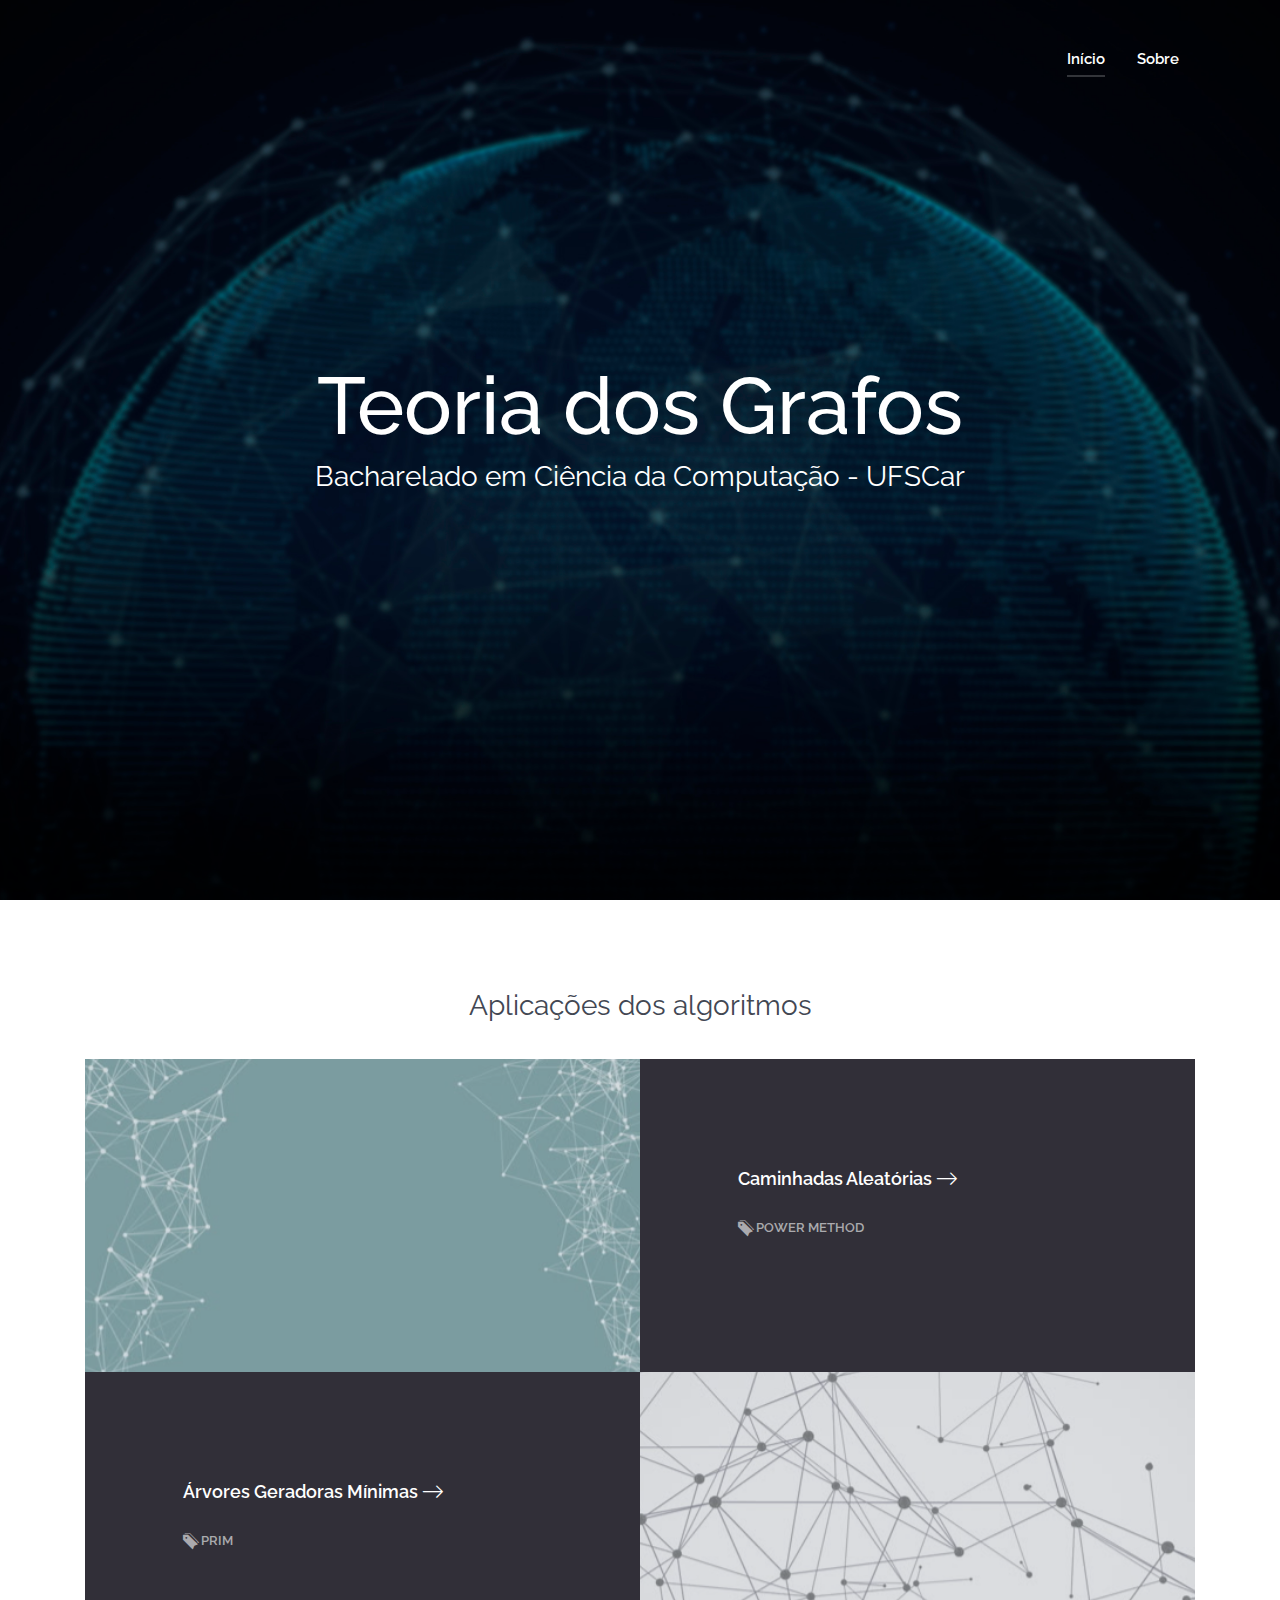
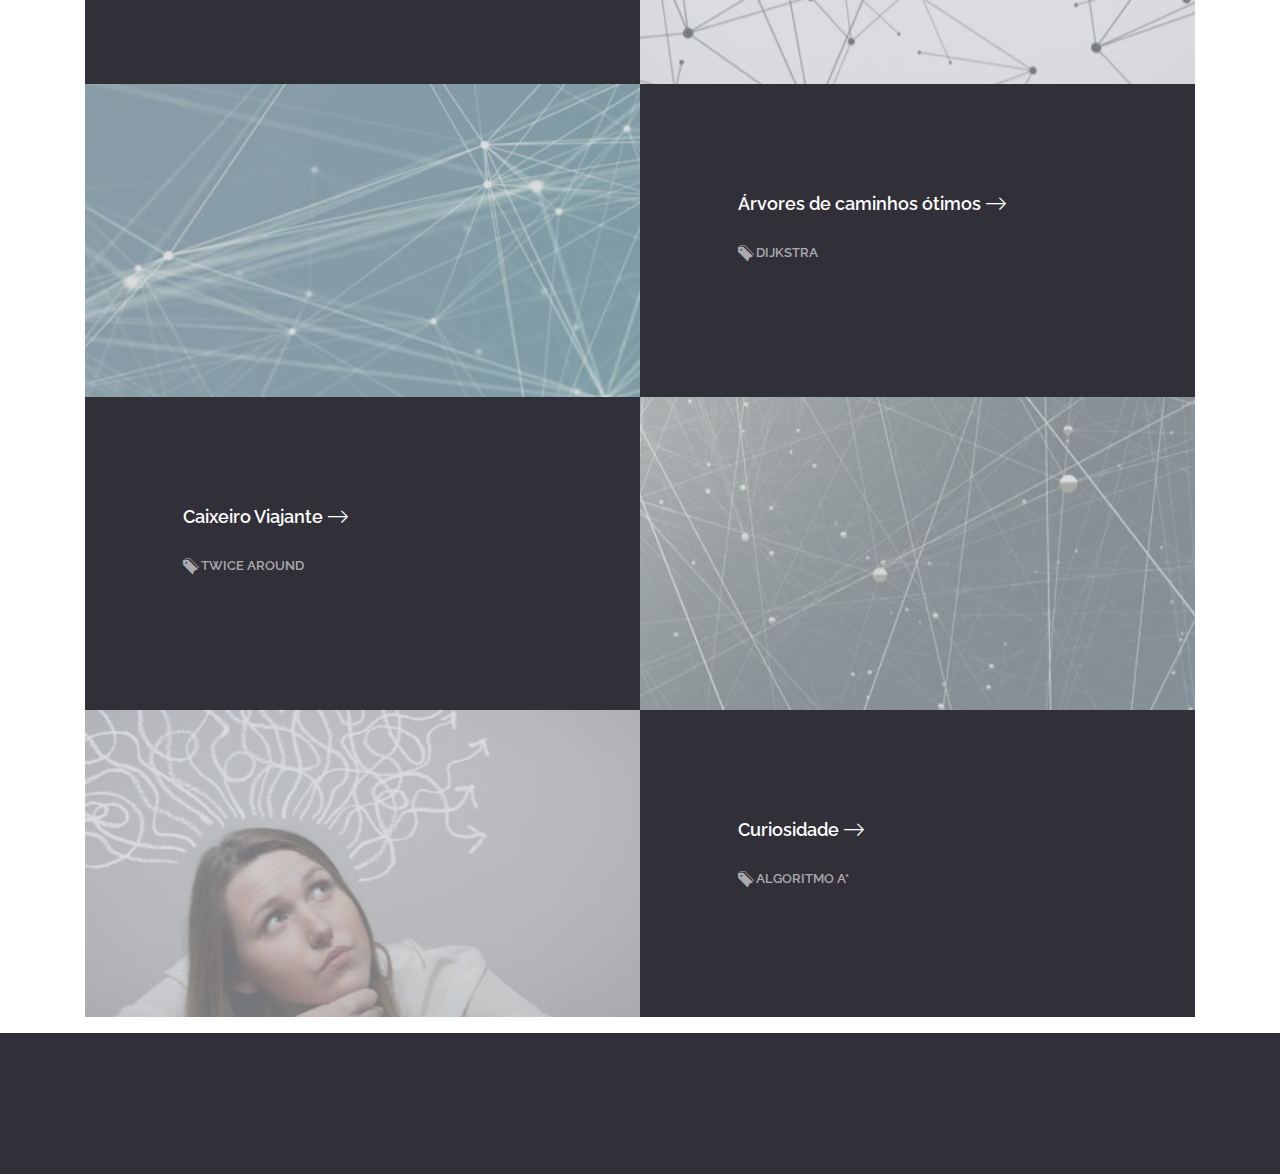
<file: index.html>
<!DOCTYPE html>
<html lang="en">
  <head>
    <meta charset="utf-8">
    <meta name="viewport" content="width=device-width, initial-scale=1">
    <meta http-equiv="x-ua-compatible" content="ie=edge">
    <title>Teoria dos Grafos</title>
    
    <meta name="msapplication-TileColor" content="#05162a">
    <meta name="theme-color" content="#05162a">
    <link rel="stylesheet" href="css/landio.css">
  </head>

  <body>

    <!-- Navigation
    ================================================== -->
    <nav class="navbar navbar-dark bg-inverse bg-inverse-custom navbar-fixed-top">
      <div class="container">
        <a class="navbar-toggler hidden-md-up pull-xs-right" data-toggle="collapse" href="#collapsingNavbar" aria-expanded="false" aria-controls="collapsingNavbar">
        &#9776;
        </a>
        <div id="collapsingNavbar" class="collapse navbar-toggleable-custom" role="tabpanel" aria-labelledby="collapsingNavbar">
          <ul class="nav navbar-nav pull-xs-right">
            <li class="nav-item nav-item-toggable active">
              <a class="nav-link" href="./index.html">Início<span class="sr-only">Inicio</span></a>
            </li>
            <li class="nav-item nav-item-toggable">
              <a class="nav-link" href="./about.html">Sobre</a>
            </li>
          </ul>
        </div>
      </div>
    </nav>

    <!-- Hero Section
    ================================================== -->
    <header class="jumbotron bg-inverse text-xs-center center-vertically" role="banner">
      <div class="container">
        <h1 class="display-3">Teoria dos Grafos</h1>
        <h3 class="m-b-3">Bacharelado em Ciência da Computação - UFSCar</h3>
      </div>
    </header>

    <!-- Text Content
    ================================================== -->
    <section class="section-text">
      <div class="container">
        <h3 class="text-xs-center">Aplicações dos algoritmos</h3>
      </div>
    </section>
    <!-- News
    ================================================== -->
    <section class="section-news">
      <div class="container">
        <h3 class="sr-only">Projetos</h3>
        <div class="bg-inverse">
          <div class="row">
            <div class="col-md-6 p-r-0">
              <figure class="has-light-mask m-b-0 image-effect">
                <img src="img/Grafos/2.jpg" alt="Article thumbnail" class="img-fluid">
              </figure>
            </div>
            <div class="col-md-6 p-l-0">
              <article class="center-block">
                <h5><a href="./caminhadasAleatorias.html">Caminhadas Aleatórias<span class="icon-arrow-right"></span></a></h5>
                <p class="m-b-0">
                  <span class="label label-default text-uppercase"><span class="icon-tag"></span>Power Method</span>
                </p>
              </article>
            </div>
          </div>
          <div class="row">
            <div class="col-md-6 col-md-push-6 p-l-0">
              <figure class="has-light-mask m-b-0 image-effect">
                <img src="img/Grafos/1.jpg" alt="Article thumbnail" class="img-fluid">
              </figure>
            </div>
            <div class="col-md-6 col-md-pull-6 p-r-0">
              <article class="center-block">
                <h5><a href="./mst.html">Árvores Geradoras Mínimas<span class="icon-arrow-right"></span></a></h5>
                <p class="m-b-0">
                  <span class="label label-default text-uppercase"><span class="icon-tag"></span>Prim</span>
                </p>
              </article>
            </div>
        </div>
         <div class="row">
            <div class="col-md-6 p-r-0">
              <figure class="has-light-mask m-b-0 image-effect">
                <img src="img/Grafos/4.jpg" alt="Article thumbnail" class="img-fluid">
              </figure>
            </div>
            <div class="col-md-6 p-l-0">
              <article class="center-block">
                <h5><a href="./otimo.html">Árvores de caminhos ótimos<span class="icon-arrow-right"></span></a></h5>
                <p class="m-b-0">
                  <span class="label label-default text-uppercase"><span class="icon-tag"></span>Dijkstra</span>
                </p>
              </article>
            </div>
        </div>
	<div class="row">
            <div class="col-md-6 col-md-push-6 p-l-0">
              <figure class="has-light-mask m-b-0 image-effect">
                <img src="img/Grafos/5.jpg" alt="Article thumbnail" class="img-fluid">
              </figure>
            </div>
            <div class="col-md-6 col-md-pull-6 p-r-0">
              <article class="center-block">
                <!-- <span class="label label-info">Featured article</span> -->
                <h5><a href="./caixeiro.html">Caixeiro Viajante<span class="icon-arrow-right"></span></a></h5>
                <p class="m-b-0">
                  <span class="label label-default text-uppercase"><span class="icon-tag"></span>Twice Around</span>
                </p>
              </article>
            </div>
        </div>
	<div class="row">
            <div class="col-md-6 p-r-0">
              <figure class="has-light-mask m-b-0 image-effect">
                <img src="img/curiosidade.jpg" alt="Article thumbnail" class="img-fluid">
              </figure>
            </div>
            <div class="col-md-6 p-l-0">
              <article class="center-block">
                <h5><a href="./curiosidade.html">Curiosidade<span class="icon-arrow-right"></span></a></h5>
                <p class="m-b-0">
                  <span class="label label-default text-uppercase"><span class="icon-tag"></span>Algoritmo A*</span>
                </p>
              </article>
            </div>
        </div>
      </div>
    </section>

    <!-- Footer
    ================================================== -->

    <footer class="section-footer bg-inverse" role="contentinfo">
      <!-- <div class="container">
        <div class="row">
          <div class="col-md-6 col-lg-5">
            <div class="media">
              <div class="media-left">
                <span class="media-object icon-logo display-1"></span>
              </div>
              <small class="media-body media-bottom">
                &copy; Land.io 2015. <br>
                Designed by Peter Finlan, developed by Taty Grassini, exclusively for Codrops.
                </small>
            </div>
          </div>
          <div class="col-md-6 col-lg-7">
            <ul class="nav nav-inline">
              <li class="nav-item active">
                <a class="nav-link" href="./index-carousel.html"><small>NEW</small> Slides<span class="sr-only">(current)</span></a>
              </li>
              <li class="nav-item"><a class="nav-link" href="ui-elements.html">UI Kit</a></li>
              <li class="nav-item"><a class="nav-link" href="https://github.com/tatygrassini/landio-html" target="_blank">GitHub</a></li>
              <li class="nav-item"><a class="nav-link scroll-top" href="#totop">Back to top <span class="icon-caret-up"></span></a></li>
            </ul>
          </div>
        </div>
      </div> -->
    </footer>

    <script src="https://ajax.googleapis.com/ajax/libs/jquery/2.1.4/jquery.min.js"></script>
    <script src="js/landio.min.js"></script>
  </body>
</html>
</file>
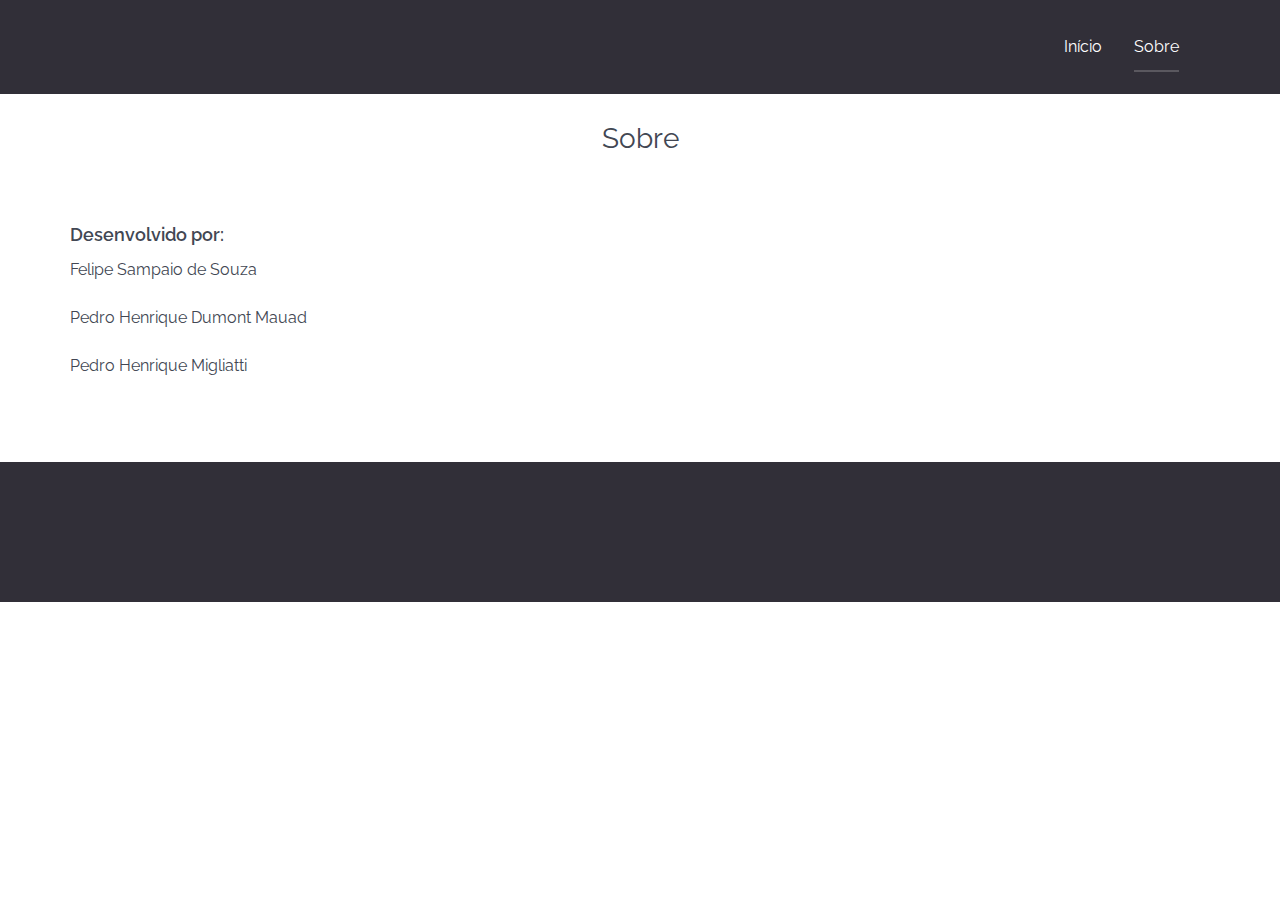
<file: about.html>
<!DOCTYPE html>
<html lang="en">
  <head>
    <meta charset="utf-8">
    <meta name="viewport" content="width=device-width, initial-scale=1">
    <meta http-equiv="x-ua-compatible" content="ie=edge">
    <title>Sobre</title>

    <meta name="msapplication-TileColor" content="#05162a">
    <meta name="theme-color" content="#05162a">
    <link rel="stylesheet" href="css/landio.css">
  </head>

  <body>

    <!-- Navigation
    ================================================== -->
    <nav class="navbar-fixed-top navbar-dark bg-inverse">
      <div class="container">
        <a class="navbar-toggler hidden-md-up pull-xs-right" data-toggle="collapse" href="#collapsingNavbar" aria-expanded="false" aria-controls="collapsingNavbar">
        &#9776;
      </a>
        <div id="collapsingNavbar" class="collapse navbar-toggleable-custom" role="tabpanel" aria-labelledby="collapsingNavbar">
          <ul class="nav navbar-nav pull-xs-right">
            <li class="nav-item nav-item-toggable">
              <a class="nav-link" href="./index.html">Início<span class="sr-only">Inicio</span></a>
            </li>
            <li class="nav-item nav-item-toggable active">
              <a class="nav-link" href="./about.html">Sobre</a>
            </li>
          </ul>
        </div>
      </div>
    </nav>

    <hr class="invisible">

    <!-- Text Content
    ================================================== -->
    <section class="section-text">
      <div class="container">
        <h3 class="text-xs-center">Sobre</h3>
        <div class="row p-y-3">
			<h5>Desenvolvido por:</h5>
		 	<p class="wp wp-8">Felipe Sampaio de Souza</p>
		 	<p class="wp wp-8">Pedro Henrique Dumont Mauad</p>
		 	<p class="wp wp-8">Pedro Henrique Migliatti</p>
      </div>
    </section>

    <!-- Footer
    ================================================== -->
    <footer class="section-footer bg-inverse" role="contentinfo">
      <!-- <div class="container">
        <div class="row">
          <div class="col-md-6 col-lg-5">
            <div class="media">
              <div class="media-left">
                <span class="media-object icon-logo display-1"></span>
              </div>
              <small class="media-body media-bottom">
                &copy; Land.io 2015. <br>
                Designed by Peter Finlan, developed by Taty Grassini, exclusively for Codrops.
              </small>
            </div>
          </div>
          <div class="col-md-6 col-lg-7">
            <ul class="nav nav-inline">
              <li class="nav-item">
                <a class="nav-link" href="./index-carousel.html"><small>NEW</small> Slides<span class="sr-only">(current)</span></a>
              </li>
              <li class="nav-item"><a class="nav-link" href="ui-elements.html">UI Kit</a></li>
              <li class="nav-item"><a class="nav-link" href="https://github.com/tatygrassini/landio-html" target="_blank">GitHub</a></li>
              <li class="nav-item"><a class="nav-link scroll-top" href="#totop">Back to top <span class="icon-caret-up"></span></a></li>
            </ul>
          </div>
        </div>
      </div> -->
    </footer>

    <script src="https://ajax.googleapis.com/ajax/libs/jquery/2.1.4/jquery.min.js"></script>
    <script src="js/landio.min.js"></script>
  </body>
</html>
</file>
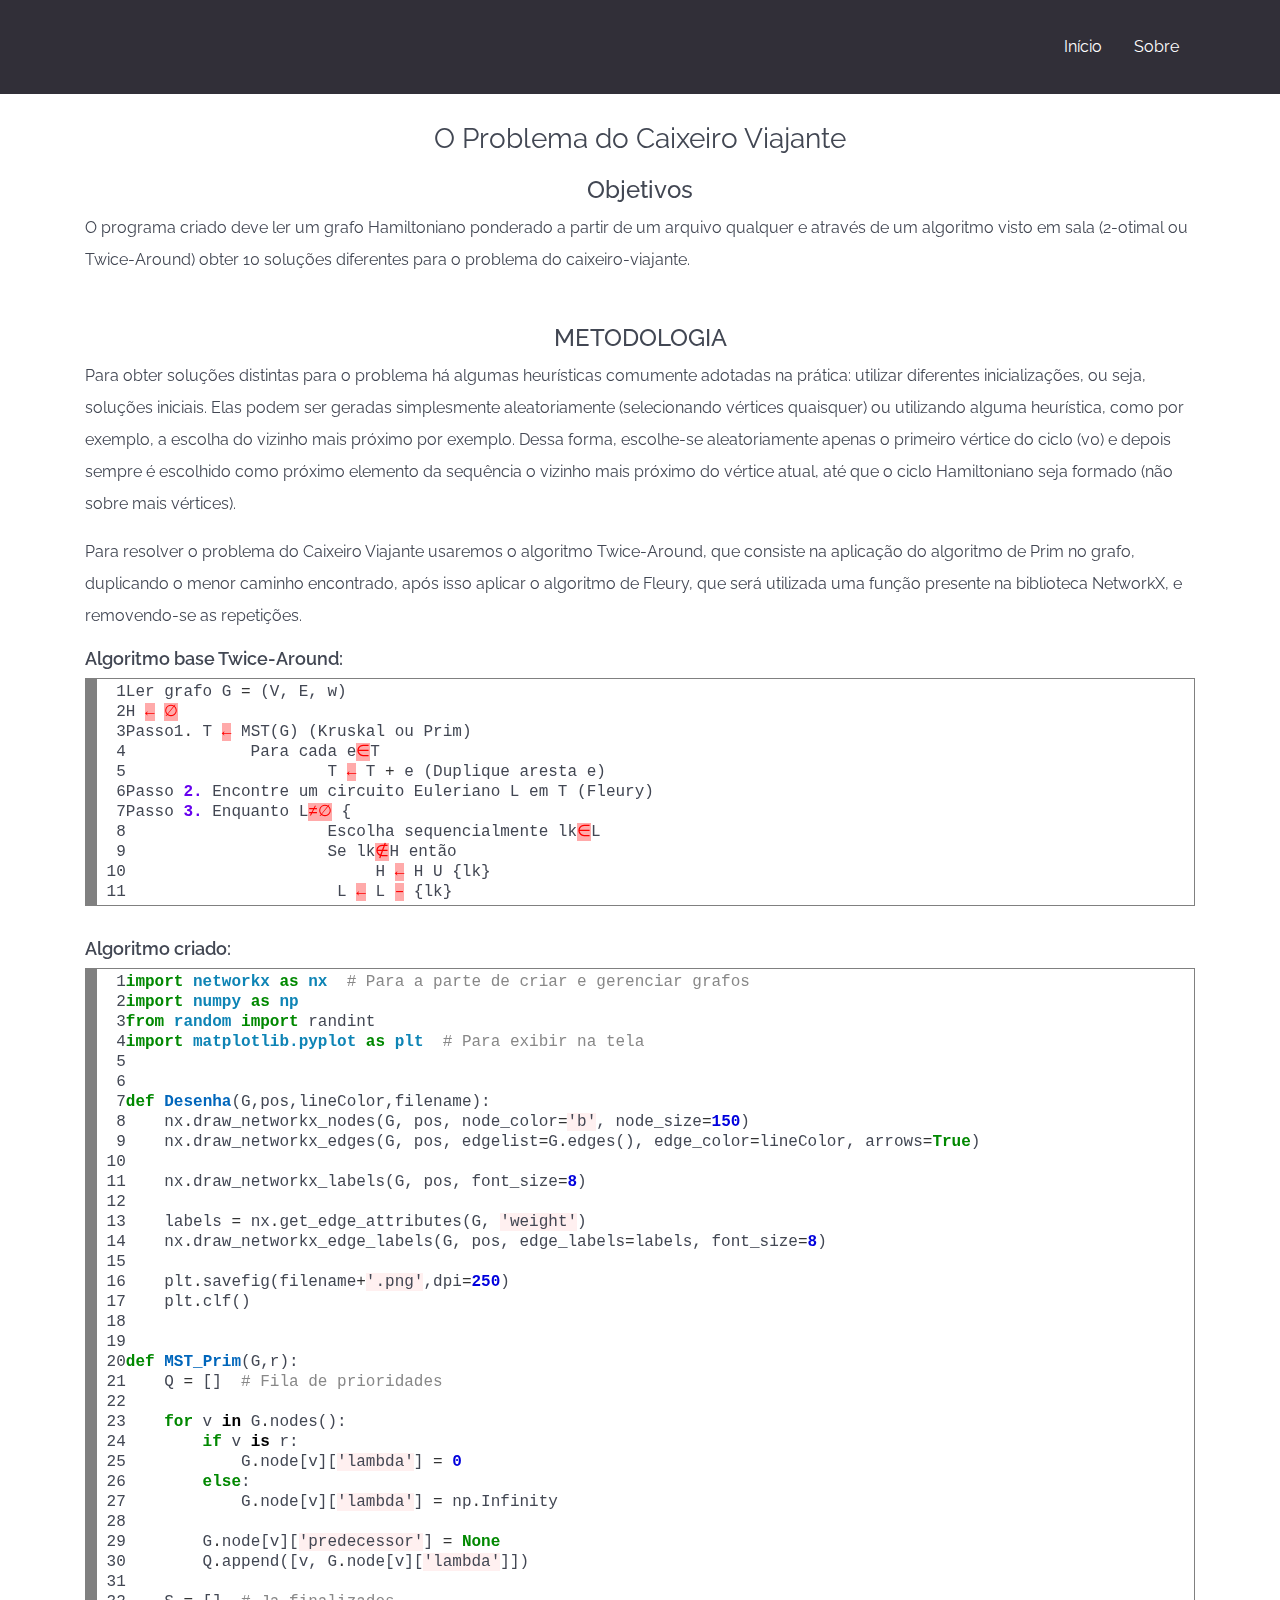
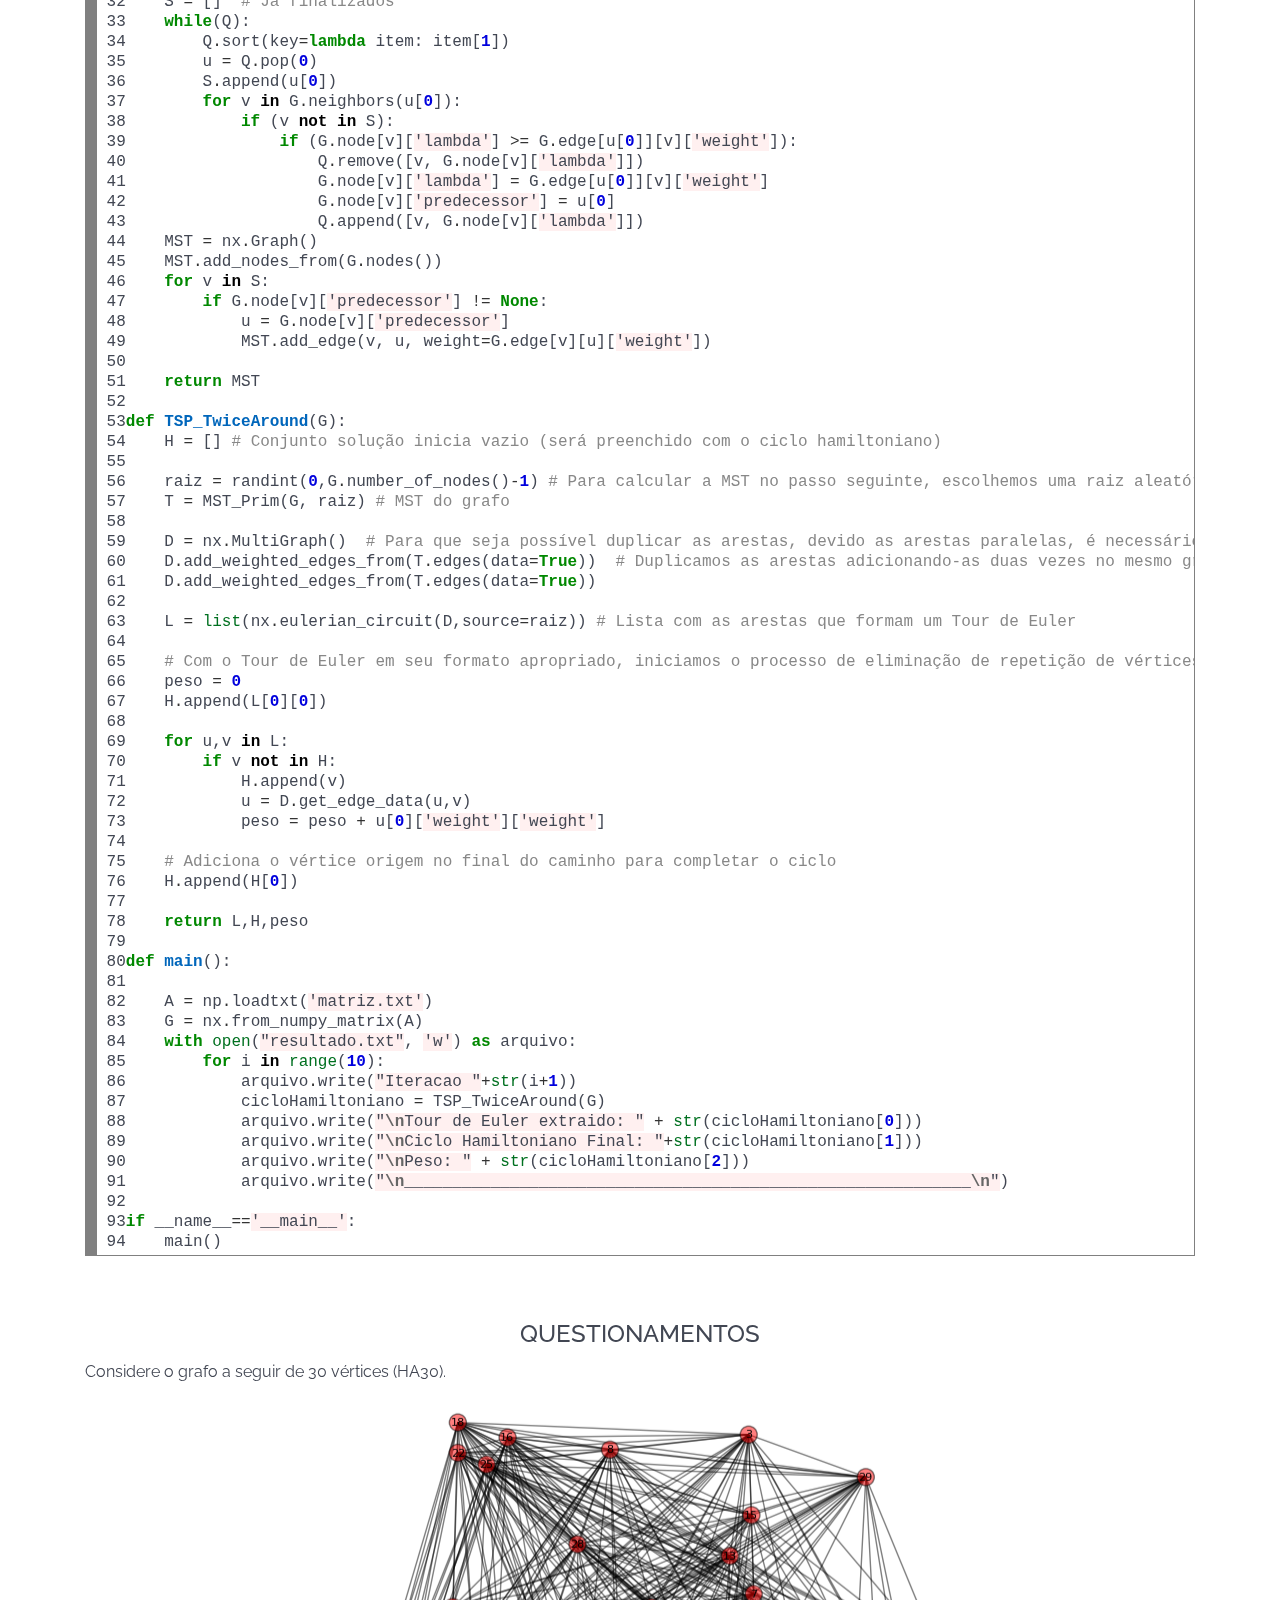
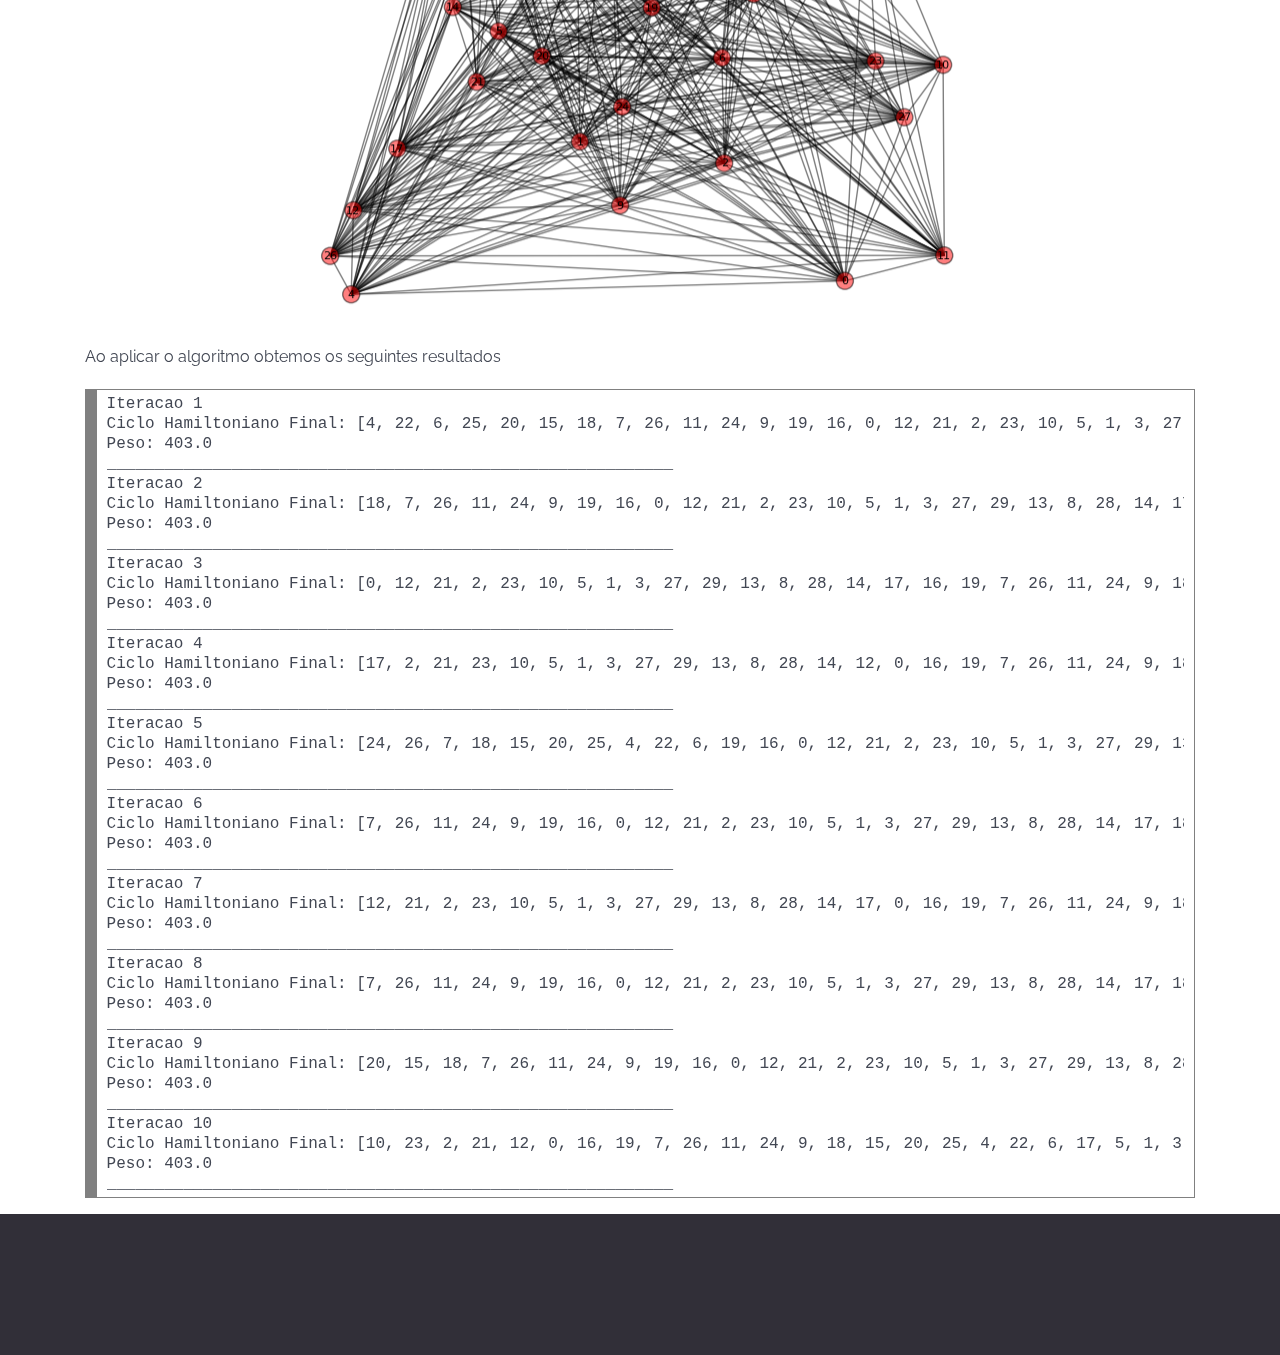
<file: caixeiro.html>
<!DOCTYPE html>
<html lang="en">
  <head>
    <meta charset="utf-8">
    <meta name="viewport" content="width=device-width, initial-scale=1">
    <meta http-equiv="x-ua-compatible" content="ie=edge">
    <title>Caixeiro Viajante</title>

    <meta name="msapplication-TileColor" content="#05162a">
    <meta name="theme-color" content="#05162a">
    <link rel="stylesheet" href="css/landio.css">
  </head>

  <body>

    <!-- Navigation
    ================================================== -->
    <nav class="navbar-fixed-top navbar-dark bg-inverse">
      <div class="container">
        <a class="navbar-toggler hidden-md-up pull-xs-right" data-toggle="collapse" href="#collapsingNavbar" aria-expanded="false" aria-controls="collapsingNavbar">
        &#9776;
      </a>
        <div id="collapsingNavbar" class="collapse navbar-toggleable-custom" role="tabpanel" aria-labelledby="collapsingNavbar">
          <ul class="nav navbar-nav pull-xs-right">
            <li class="nav-item nav-item-toggable">
              <a class="nav-link" href="./index.html">Início<span class="sr-only">Inicio</span></a>
            </li>
            <li class="nav-item nav-item-toggable">
              <a class="nav-link" href="./about.html">Sobre</a>
            </li>
          </ul>
        </div>
      </div>
    </nav>

    <hr class="invisible">

    <!-- Text Content
    ================================================== -->
    <section class="section-text">
      <div class="container">
        <h3 class="text-xs-center">O Problema do Caixeiro Viajante</h3>
		<h4 class="text-xs-center">Objetivos</h4>
        <p class="wp wp-8">O programa criado deve ler um grafo Hamiltoniano ponderado a partir de um arquivo qualquer e através de um algoritmo visto em sala (2-otimal ou Twice-Around) obter 10 soluções diferentes para o problema do caixeiro-viajante.</p>


		<br>
		<h4 class="text-xs-center">METODOLOGIA</h4>
		<p class="wp wp-8">Para obter soluções distintas para o problema há algumas heurísticas comumente adotadas na prática: utilizar diferentes inicializações, ou seja, soluções iniciais. Elas podem ser geradas simplesmente aleatoriamente (selecionando vértices quaisquer) ou utilizando alguma heurística, como por exemplo, a escolha do vizinho mais próximo por exemplo. Dessa forma, escolhe-se aleatoriamente apenas o primeiro vértice do ciclo (v0) e depois sempre é escolhido como próximo elemento da sequência o vizinho mais próximo do vértice atual, até que o ciclo Hamiltoniano seja formado (não sobre mais vértices).</p>
		<p class="wp wp-8">Para resolver o problema do Caixeiro Viajante usaremos o algoritmo Twice-Around, que consiste na aplicação do algoritmo de Prim no grafo, duplicando o menor caminho encontrado, após isso aplicar o algoritmo de Fleury, que será utilizada uma função presente na biblioteca NetworkX, e removendo-se as repetições.</p>
		<h5>Algoritmo base Twice-Around:</h5>


<!-- HTML generated using hilite.me --><div style="background: #ffffff; overflow:auto;width:auto;border:solid gray;border-width:.1em .1em .1em .8em;padding:.2em .6em;"><table><tr><td><pre style="margin: 0; line-height: 125%"> 1
 2
 3
 4
 5
 6
 7
 8
 9
10
11</pre></td><td><pre style="margin: 0; line-height: 125%">Ler grafo G <span style="color: #333333">=</span> (V, E, w)
H <span style="color: #FF0000; background-color: #FFAAAA">←</span> <span style="color: #FF0000; background-color: #FFAAAA">∅</span>
Passo1<span style="color: #333333">.</span> T <span style="color: #FF0000; background-color: #FFAAAA">←</span> MST(G) (Kruskal ou Prim)
             Para cada e<span style="color: #FF0000; background-color: #FFAAAA">∈</span>T
                     T <span style="color: #FF0000; background-color: #FFAAAA">←</span> T <span style="color: #333333">+</span> e (Duplique aresta e)
Passo <span style="color: #6600EE; font-weight: bold">2.</span> Encontre um circuito Euleriano L em T (Fleury)
Passo <span style="color: #6600EE; font-weight: bold">3.</span> Enquanto L<span style="color: #FF0000; background-color: #FFAAAA">≠∅</span> {
                     Escolha sequencialmente lk<span style="color: #FF0000; background-color: #FFAAAA">∈</span>L
                     Se lk<span style="color: #FF0000; background-color: #FFAAAA">∉</span>H então
                          H <span style="color: #FF0000; background-color: #FFAAAA">←</span> H U {lk}
                      L <span style="color: #FF0000; background-color: #FFAAAA">←</span> L <span style="color: #FF0000; background-color: #FFAAAA">–</span> {lk}
</pre></td></tr></table></div>

<br>

		<h5>Algoritmo criado:</h5>


<!-- HTML generated using hilite.me --><div style="background: #ffffff; overflow:auto;width:auto;border:solid gray;border-width:.1em .1em .1em .8em;padding:.2em .6em;"><table><tr><td><pre style="margin: 0; line-height: 125%"> 1
 2
 3
 4
 5
 6
 7
 8
 9
10
11
12
13
14
15
16
17
18
19
20
21
22
23
24
25
26
27
28
29
30
31
32
33
34
35
36
37
38
39
40
41
42
43
44
45
46
47
48
49
50
51
52
53
54
55
56
57
58
59
60
61
62
63
64
65
66
67
68
69
70
71
72
73
74
75
76
77
78
79
80
81
82
83
84
85
86
87
88
89
90
91
92
93
94</pre></td><td><pre style="margin: 0; line-height: 125%"><span style="color: #008800; font-weight: bold">import</span> <span style="color: #0e84b5; font-weight: bold">networkx</span> <span style="color: #008800; font-weight: bold">as</span> <span style="color: #0e84b5; font-weight: bold">nx</span>  <span style="color: #888888"># Para a parte de criar e gerenciar grafos</span>
<span style="color: #008800; font-weight: bold">import</span> <span style="color: #0e84b5; font-weight: bold">numpy</span> <span style="color: #008800; font-weight: bold">as</span> <span style="color: #0e84b5; font-weight: bold">np</span>
<span style="color: #008800; font-weight: bold">from</span> <span style="color: #0e84b5; font-weight: bold">random</span> <span style="color: #008800; font-weight: bold">import</span> randint
<span style="color: #008800; font-weight: bold">import</span> <span style="color: #0e84b5; font-weight: bold">matplotlib.pyplot</span> <span style="color: #008800; font-weight: bold">as</span> <span style="color: #0e84b5; font-weight: bold">plt</span>  <span style="color: #888888"># Para exibir na tela</span>


<span style="color: #008800; font-weight: bold">def</span> <span style="color: #0066BB; font-weight: bold">Desenha</span>(G,pos,lineColor,filename):
    nx<span style="color: #333333">.</span>draw_networkx_nodes(G, pos, node_color<span style="color: #333333">=</span><span style="background-color: #fff0f0">&#39;b&#39;</span>, node_size<span style="color: #333333">=</span><span style="color: #0000DD; font-weight: bold">150</span>)
    nx<span style="color: #333333">.</span>draw_networkx_edges(G, pos, edgelist<span style="color: #333333">=</span>G<span style="color: #333333">.</span>edges(), edge_color<span style="color: #333333">=</span>lineColor, arrows<span style="color: #333333">=</span><span style="color: #008800; font-weight: bold">True</span>)

    nx<span style="color: #333333">.</span>draw_networkx_labels(G, pos, font_size<span style="color: #333333">=</span><span style="color: #0000DD; font-weight: bold">8</span>)

    labels <span style="color: #333333">=</span> nx<span style="color: #333333">.</span>get_edge_attributes(G, <span style="background-color: #fff0f0">&#39;weight&#39;</span>)
    nx<span style="color: #333333">.</span>draw_networkx_edge_labels(G, pos, edge_labels<span style="color: #333333">=</span>labels, font_size<span style="color: #333333">=</span><span style="color: #0000DD; font-weight: bold">8</span>)

    plt<span style="color: #333333">.</span>savefig(filename<span style="color: #333333">+</span><span style="background-color: #fff0f0">&#39;.png&#39;</span>,dpi<span style="color: #333333">=</span><span style="color: #0000DD; font-weight: bold">250</span>)
    plt<span style="color: #333333">.</span>clf()


<span style="color: #008800; font-weight: bold">def</span> <span style="color: #0066BB; font-weight: bold">MST_Prim</span>(G,r):
    Q <span style="color: #333333">=</span> []  <span style="color: #888888"># Fila de prioridades</span>

    <span style="color: #008800; font-weight: bold">for</span> v <span style="color: #000000; font-weight: bold">in</span> G<span style="color: #333333">.</span>nodes():
        <span style="color: #008800; font-weight: bold">if</span> v <span style="color: #000000; font-weight: bold">is</span> r:
            G<span style="color: #333333">.</span>node[v][<span style="background-color: #fff0f0">&#39;lambda&#39;</span>] <span style="color: #333333">=</span> <span style="color: #0000DD; font-weight: bold">0</span>
        <span style="color: #008800; font-weight: bold">else</span>:
            G<span style="color: #333333">.</span>node[v][<span style="background-color: #fff0f0">&#39;lambda&#39;</span>] <span style="color: #333333">=</span> np<span style="color: #333333">.</span>Infinity

        G<span style="color: #333333">.</span>node[v][<span style="background-color: #fff0f0">&#39;predecessor&#39;</span>] <span style="color: #333333">=</span> <span style="color: #008800; font-weight: bold">None</span>
        Q<span style="color: #333333">.</span>append([v, G<span style="color: #333333">.</span>node[v][<span style="background-color: #fff0f0">&#39;lambda&#39;</span>]])

    S <span style="color: #333333">=</span> []  <span style="color: #888888"># Ja finalizados</span>
    <span style="color: #008800; font-weight: bold">while</span>(Q):
        Q<span style="color: #333333">.</span>sort(key<span style="color: #333333">=</span><span style="color: #008800; font-weight: bold">lambda</span> item: item[<span style="color: #0000DD; font-weight: bold">1</span>])
        u <span style="color: #333333">=</span> Q<span style="color: #333333">.</span>pop(<span style="color: #0000DD; font-weight: bold">0</span>)
        S<span style="color: #333333">.</span>append(u[<span style="color: #0000DD; font-weight: bold">0</span>])
        <span style="color: #008800; font-weight: bold">for</span> v <span style="color: #000000; font-weight: bold">in</span> G<span style="color: #333333">.</span>neighbors(u[<span style="color: #0000DD; font-weight: bold">0</span>]):
            <span style="color: #008800; font-weight: bold">if</span> (v <span style="color: #000000; font-weight: bold">not</span> <span style="color: #000000; font-weight: bold">in</span> S):
                <span style="color: #008800; font-weight: bold">if</span> (G<span style="color: #333333">.</span>node[v][<span style="background-color: #fff0f0">&#39;lambda&#39;</span>] <span style="color: #333333">&gt;=</span> G<span style="color: #333333">.</span>edge[u[<span style="color: #0000DD; font-weight: bold">0</span>]][v][<span style="background-color: #fff0f0">&#39;weight&#39;</span>]):
                    Q<span style="color: #333333">.</span>remove([v, G<span style="color: #333333">.</span>node[v][<span style="background-color: #fff0f0">&#39;lambda&#39;</span>]])
                    G<span style="color: #333333">.</span>node[v][<span style="background-color: #fff0f0">&#39;lambda&#39;</span>] <span style="color: #333333">=</span> G<span style="color: #333333">.</span>edge[u[<span style="color: #0000DD; font-weight: bold">0</span>]][v][<span style="background-color: #fff0f0">&#39;weight&#39;</span>]
                    G<span style="color: #333333">.</span>node[v][<span style="background-color: #fff0f0">&#39;predecessor&#39;</span>] <span style="color: #333333">=</span> u[<span style="color: #0000DD; font-weight: bold">0</span>]
                    Q<span style="color: #333333">.</span>append([v, G<span style="color: #333333">.</span>node[v][<span style="background-color: #fff0f0">&#39;lambda&#39;</span>]])
    MST <span style="color: #333333">=</span> nx<span style="color: #333333">.</span>Graph()
    MST<span style="color: #333333">.</span>add_nodes_from(G<span style="color: #333333">.</span>nodes())
    <span style="color: #008800; font-weight: bold">for</span> v <span style="color: #000000; font-weight: bold">in</span> S:
        <span style="color: #008800; font-weight: bold">if</span> G<span style="color: #333333">.</span>node[v][<span style="background-color: #fff0f0">&#39;predecessor&#39;</span>] <span style="color: #333333">!=</span> <span style="color: #008800; font-weight: bold">None</span>:
            u <span style="color: #333333">=</span> G<span style="color: #333333">.</span>node[v][<span style="background-color: #fff0f0">&#39;predecessor&#39;</span>]
            MST<span style="color: #333333">.</span>add_edge(v, u, weight<span style="color: #333333">=</span>G<span style="color: #333333">.</span>edge[v][u][<span style="background-color: #fff0f0">&#39;weight&#39;</span>])

    <span style="color: #008800; font-weight: bold">return</span> MST

<span style="color: #008800; font-weight: bold">def</span> <span style="color: #0066BB; font-weight: bold">TSP_TwiceAround</span>(G):
    H <span style="color: #333333">=</span> [] <span style="color: #888888"># Conjunto solução inicia vazio (será preenchido com o ciclo hamiltoniano)</span>

    raiz <span style="color: #333333">=</span> randint(<span style="color: #0000DD; font-weight: bold">0</span>,G<span style="color: #333333">.</span>number_of_nodes()<span style="color: #333333">-</span><span style="color: #0000DD; font-weight: bold">1</span>) <span style="color: #888888"># Para calcular a MST no passo seguinte, escolhemos uma raiz aleatória</span>
    T <span style="color: #333333">=</span> MST_Prim(G, raiz) <span style="color: #888888"># MST do grafo</span>

    D <span style="color: #333333">=</span> nx<span style="color: #333333">.</span>MultiGraph()  <span style="color: #888888"># Para que seja possível duplicar as arestas, devido as arestas paralelas, é necessário utilizar um multigrafo</span>
    D<span style="color: #333333">.</span>add_weighted_edges_from(T<span style="color: #333333">.</span>edges(data<span style="color: #333333">=</span><span style="color: #008800; font-weight: bold">True</span>))  <span style="color: #888888"># Duplicamos as arestas adicionando-as duas vezes no mesmo grafo</span>
    D<span style="color: #333333">.</span>add_weighted_edges_from(T<span style="color: #333333">.</span>edges(data<span style="color: #333333">=</span><span style="color: #008800; font-weight: bold">True</span>))

    L <span style="color: #333333">=</span> <span style="color: #007020">list</span>(nx<span style="color: #333333">.</span>eulerian_circuit(D,source<span style="color: #333333">=</span>raiz)) <span style="color: #888888"># Lista com as arestas que formam um Tour de Euler</span>

    <span style="color: #888888"># Com o Tour de Euler em seu formato apropriado, iniciamos o processo de eliminação de repetição de vértices</span>
    peso <span style="color: #333333">=</span> <span style="color: #0000DD; font-weight: bold">0</span>
    H<span style="color: #333333">.</span>append(L[<span style="color: #0000DD; font-weight: bold">0</span>][<span style="color: #0000DD; font-weight: bold">0</span>])

    <span style="color: #008800; font-weight: bold">for</span> u,v <span style="color: #000000; font-weight: bold">in</span> L:
        <span style="color: #008800; font-weight: bold">if</span> v <span style="color: #000000; font-weight: bold">not</span> <span style="color: #000000; font-weight: bold">in</span> H:
            H<span style="color: #333333">.</span>append(v)
            u <span style="color: #333333">=</span> D<span style="color: #333333">.</span>get_edge_data(u,v)
            peso <span style="color: #333333">=</span> peso <span style="color: #333333">+</span> u[<span style="color: #0000DD; font-weight: bold">0</span>][<span style="background-color: #fff0f0">&#39;weight&#39;</span>][<span style="background-color: #fff0f0">&#39;weight&#39;</span>]

    <span style="color: #888888"># Adiciona o vértice origem no final do caminho para completar o ciclo</span>
    H<span style="color: #333333">.</span>append(H[<span style="color: #0000DD; font-weight: bold">0</span>])

    <span style="color: #008800; font-weight: bold">return</span> L,H,peso

<span style="color: #008800; font-weight: bold">def</span> <span style="color: #0066BB; font-weight: bold">main</span>():

    A <span style="color: #333333">=</span> np<span style="color: #333333">.</span>loadtxt(<span style="background-color: #fff0f0">&#39;matriz.txt&#39;</span>)
    G <span style="color: #333333">=</span> nx<span style="color: #333333">.</span>from_numpy_matrix(A)
    <span style="color: #008800; font-weight: bold">with</span> <span style="color: #007020">open</span>(<span style="background-color: #fff0f0">&quot;resultado.txt&quot;</span>, <span style="background-color: #fff0f0">&#39;w&#39;</span>) <span style="color: #008800; font-weight: bold">as</span> arquivo:
        <span style="color: #008800; font-weight: bold">for</span> i <span style="color: #000000; font-weight: bold">in</span> <span style="color: #007020">range</span>(<span style="color: #0000DD; font-weight: bold">10</span>):
            arquivo<span style="color: #333333">.</span>write(<span style="background-color: #fff0f0">&quot;Iteracao &quot;</span><span style="color: #333333">+</span><span style="color: #007020">str</span>(i<span style="color: #333333">+</span><span style="color: #0000DD; font-weight: bold">1</span>))
            cicloHamiltoniano <span style="color: #333333">=</span> TSP_TwiceAround(G)
            arquivo<span style="color: #333333">.</span>write(<span style="background-color: #fff0f0">&quot;</span><span style="color: #666666; font-weight: bold; background-color: #fff0f0">\n</span><span style="background-color: #fff0f0">Tour de Euler extraido: &quot;</span> <span style="color: #333333">+</span> <span style="color: #007020">str</span>(cicloHamiltoniano[<span style="color: #0000DD; font-weight: bold">0</span>]))
            arquivo<span style="color: #333333">.</span>write(<span style="background-color: #fff0f0">&quot;</span><span style="color: #666666; font-weight: bold; background-color: #fff0f0">\n</span><span style="background-color: #fff0f0">Ciclo Hamiltoniano Final: &quot;</span><span style="color: #333333">+</span><span style="color: #007020">str</span>(cicloHamiltoniano[<span style="color: #0000DD; font-weight: bold">1</span>]))
            arquivo<span style="color: #333333">.</span>write(<span style="background-color: #fff0f0">&quot;</span><span style="color: #666666; font-weight: bold; background-color: #fff0f0">\n</span><span style="background-color: #fff0f0">Peso: &quot;</span> <span style="color: #333333">+</span> <span style="color: #007020">str</span>(cicloHamiltoniano[<span style="color: #0000DD; font-weight: bold">2</span>]))
            arquivo<span style="color: #333333">.</span>write(<span style="background-color: #fff0f0">&quot;</span><span style="color: #666666; font-weight: bold; background-color: #fff0f0">\n</span><span style="background-color: #fff0f0">___________________________________________________________</span><span style="color: #666666; font-weight: bold; background-color: #fff0f0">\n</span><span style="background-color: #fff0f0">&quot;</span>)

<span style="color: #008800; font-weight: bold">if</span> __name__<span style="color: #333333">==</span><span style="background-color: #fff0f0">&#39;__main__&#39;</span>:
    main()
</pre></td></tr></table></div>
<br><br>

		<h4 class="text-xs-center">QUESTIONAMENTOS</h4>
		<p class="wp wp-8">Considere o grafo a seguir de 30 vértices (HA30).</p>

		<img src="img/caixeiro/1.png" class="img-responsive center-block img-fluid">
		<br>

		<p class="wp wp-8">Ao aplicar o algoritmo obtemos os seguintes resultados </p>

<!-- HTML generated using hilite.me --><div style="background: #ffffff; overflow:auto;width:auto;border:solid gray;border-width:.1em .1em .1em .8em;padding:.2em .6em;"><pre style="margin: 0; line-height: 125%">Iteracao 1
Ciclo Hamiltoniano Final: [4, 22, 6, 25, 20, 15, 18, 7, 26, 11, 24, 9, 19, 16, 0, 12, 21, 2, 23, 10, 5, 1, 3, 27, 29, 13, 8, 28, 14, 17, 4]
Peso: 403.0
___________________________________________________________
Iteracao 2
Ciclo Hamiltoniano Final: [18, 7, 26, 11, 24, 9, 19, 16, 0, 12, 21, 2, 23, 10, 5, 1, 3, 27, 29, 13, 8, 28, 14, 17, 15, 20, 25, 4, 22, 6, 18]
Peso: 403.0
___________________________________________________________
Iteracao 3
Ciclo Hamiltoniano Final: [0, 12, 21, 2, 23, 10, 5, 1, 3, 27, 29, 13, 8, 28, 14, 17, 16, 19, 7, 26, 11, 24, 9, 18, 15, 20, 25, 4, 22, 6, 0]
Peso: 403.0
___________________________________________________________
Iteracao 4
Ciclo Hamiltoniano Final: [17, 2, 21, 23, 10, 5, 1, 3, 27, 29, 13, 8, 28, 14, 12, 0, 16, 19, 7, 26, 11, 24, 9, 18, 15, 20, 25, 4, 22, 6, 17]
Peso: 403.0
___________________________________________________________
Iteracao 5
Ciclo Hamiltoniano Final: [24, 26, 7, 18, 15, 20, 25, 4, 22, 6, 19, 16, 0, 12, 21, 2, 23, 10, 5, 1, 3, 27, 29, 13, 8, 28, 14, 17, 11, 9, 24]
Peso: 403.0
___________________________________________________________
Iteracao 6
Ciclo Hamiltoniano Final: [7, 26, 11, 24, 9, 19, 16, 0, 12, 21, 2, 23, 10, 5, 1, 3, 27, 29, 13, 8, 28, 14, 17, 18, 15, 20, 25, 4, 22, 6, 7]
Peso: 403.0
___________________________________________________________
Iteracao 7
Ciclo Hamiltoniano Final: [12, 21, 2, 23, 10, 5, 1, 3, 27, 29, 13, 8, 28, 14, 17, 0, 16, 19, 7, 26, 11, 24, 9, 18, 15, 20, 25, 4, 22, 6, 12]
Peso: 403.0
___________________________________________________________
Iteracao 8
Ciclo Hamiltoniano Final: [7, 26, 11, 24, 9, 19, 16, 0, 12, 21, 2, 23, 10, 5, 1, 3, 27, 29, 13, 8, 28, 14, 17, 18, 15, 20, 25, 4, 22, 6, 7]
Peso: 403.0
___________________________________________________________
Iteracao 9
Ciclo Hamiltoniano Final: [20, 15, 18, 7, 26, 11, 24, 9, 19, 16, 0, 12, 21, 2, 23, 10, 5, 1, 3, 27, 29, 13, 8, 28, 14, 17, 25, 4, 22, 6, 20]
Peso: 403.0
___________________________________________________________
Iteracao 10
Ciclo Hamiltoniano Final: [10, 23, 2, 21, 12, 0, 16, 19, 7, 26, 11, 24, 9, 18, 15, 20, 25, 4, 22, 6, 17, 5, 1, 3, 27, 29, 13, 8, 28, 14, 10]
Peso: 403.0
___________________________________________________________
</pre></div>


      </div>
    </section>

    <!-- Footer
    ================================================== -->
    <footer class="section-footer bg-inverse" role="contentinfo">
      <!-- <div class="container">
        <div class="row">
          <div class="col-md-6 col-lg-5">
            <div class="media">
              <div class="media-left">
                <span class="media-object icon-logo display-1"></span>
              </div>
              <small class="media-body media-bottom">
                &copy; Land.io 2015. <br>
                Designed by Peter Finlan, developed by Taty Grassini, exclusively for Codrops.
              </small>
            </div>
          </div>
          <div class="col-md-6 col-lg-7">
            <ul class="nav nav-inline">
              <li class="nav-item">
                <a class="nav-link" href="./index-carousel.html"><small>NEW</small> Slides<span class="sr-only">(current)</span></a>
              </li>
              <li class="nav-item"><a class="nav-link" href="ui-elements.html">UI Kit</a></li>
              <li class="nav-item"><a class="nav-link" href="https://github.com/tatygrassini/landio-html" target="_blank">GitHub</a></li>
              <li class="nav-item"><a class="nav-link scroll-top" href="#totop">Back to top <span class="icon-caret-up"></span></a></li>
            </ul>
          </div>
        </div>
      </div> -->
    </footer>

    <script src="https://ajax.googleapis.com/ajax/libs/jquery/2.1.4/jquery.min.js"></script>
    <script src="js/landio.min.js"></script>
  </body>
</html>
</file>
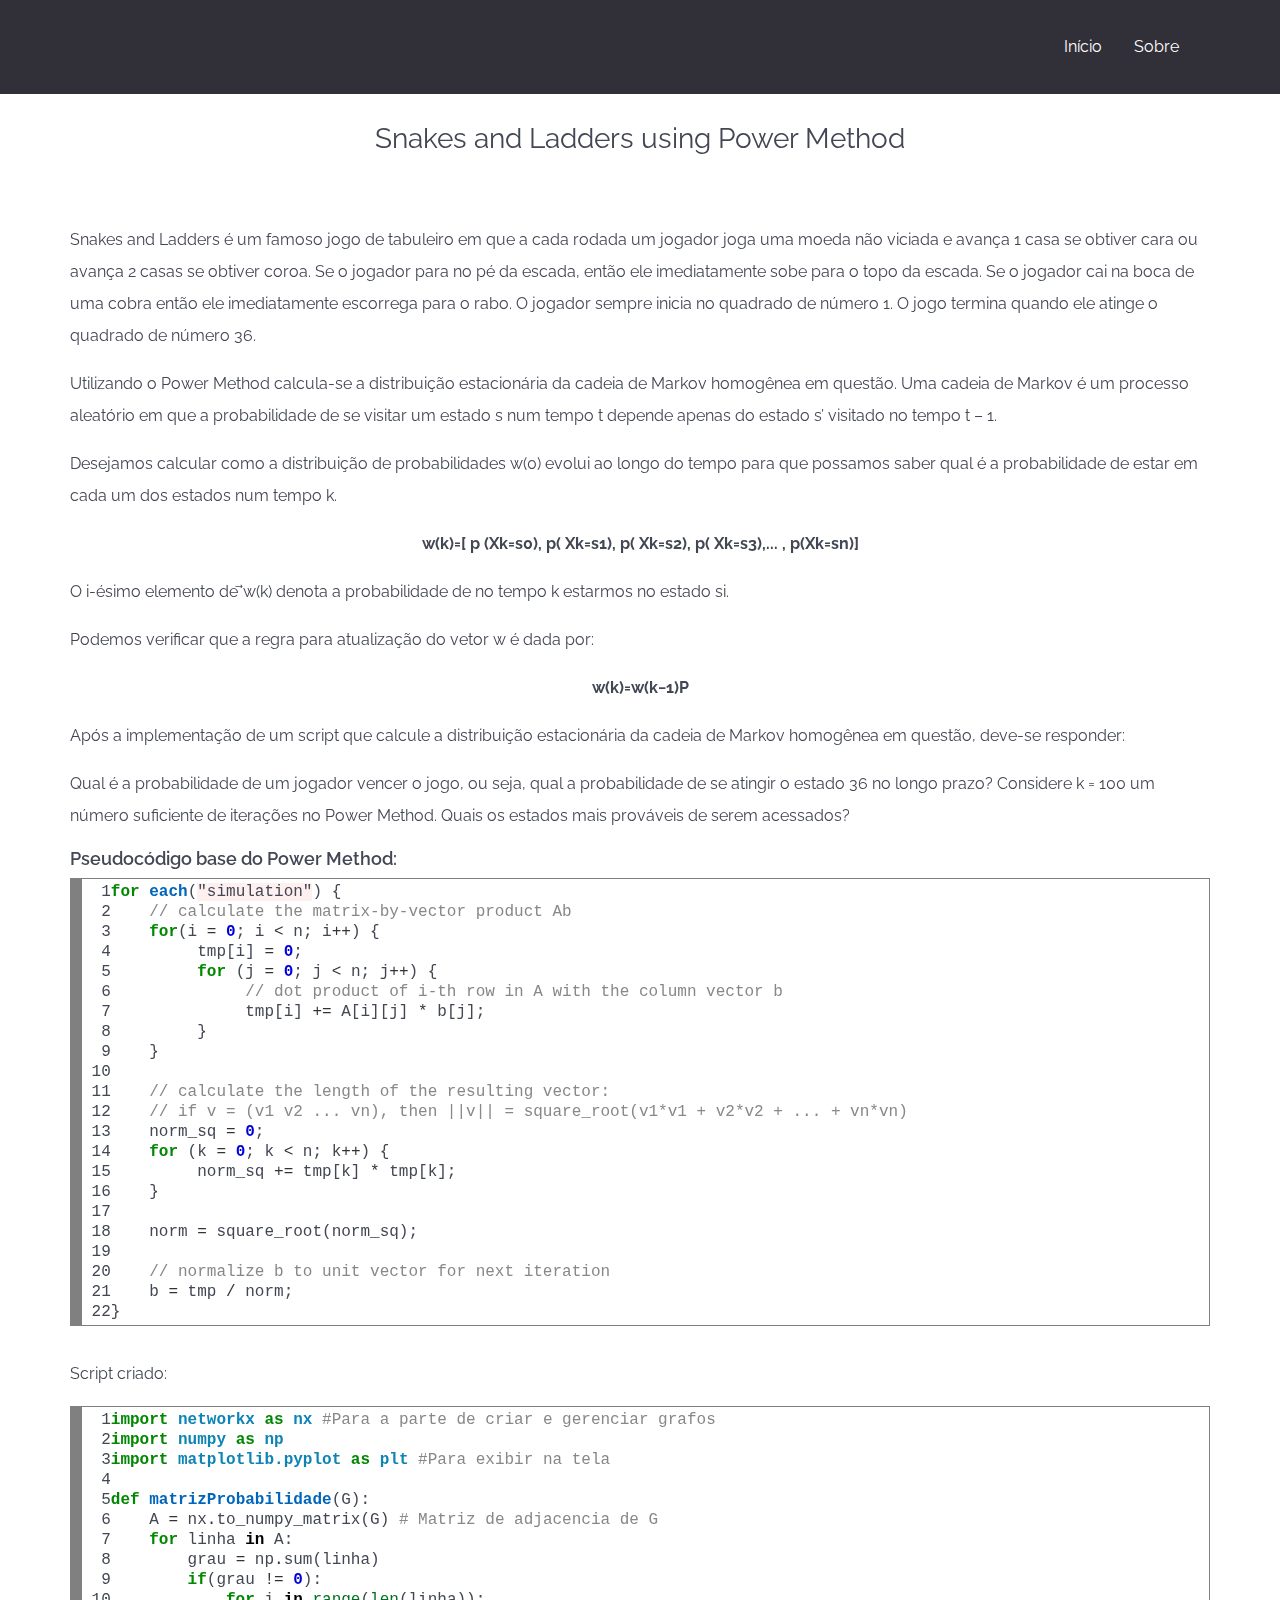
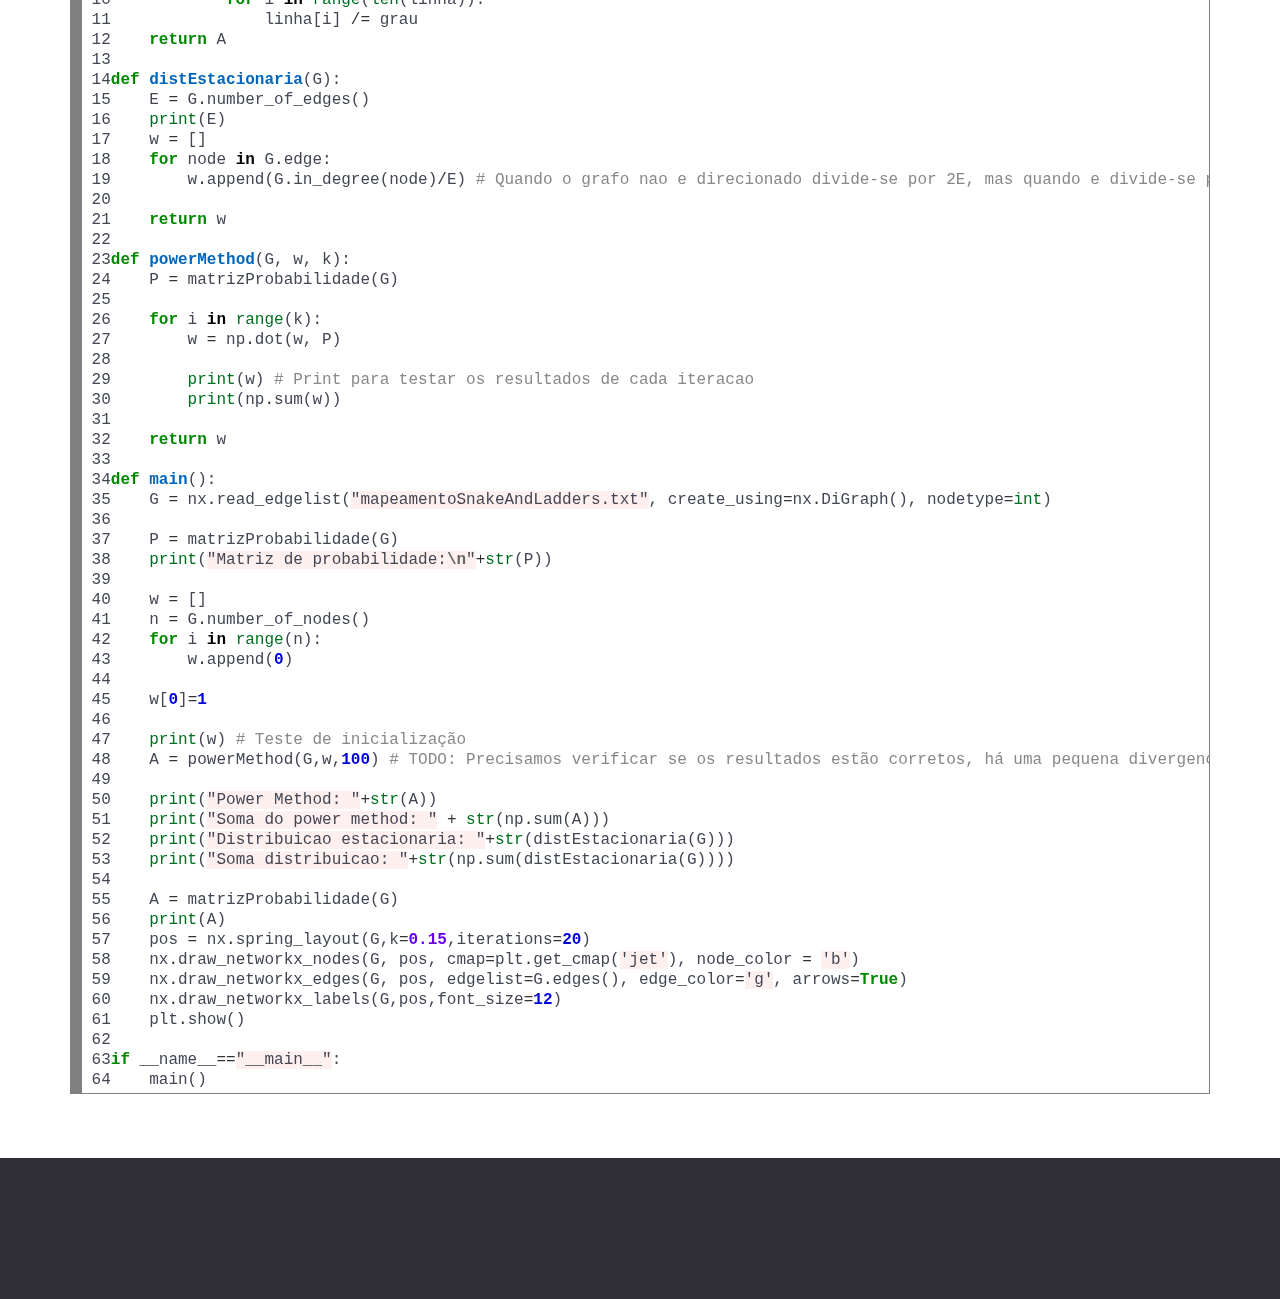
<file: caminhadasAleatorias.html>
<!DOCTYPE html>
<html lang="en">
  <head>
    <meta charset="utf-8">
    <meta name="viewport" content="width=device-width, initial-scale=1">
    <meta http-equiv="x-ua-compatible" content="ie=edge">
    <title>Caminhadas Aleatórias</title>

    <meta name="msapplication-TileColor" content="#05162a">
    <meta name="theme-color" content="#05162a">
    <link rel="stylesheet" href="css/landio.css">
  </head>

  <body>

    <!-- Navigation
    ================================================== -->
    <nav class="navbar-fixed-top navbar-dark bg-inverse">
      <div class="container">
        <a class="navbar-toggler hidden-md-up pull-xs-right" data-toggle="collapse" href="#collapsingNavbar" aria-expanded="false" aria-controls="collapsingNavbar">
        &#9776;
      </a>
        <div id="collapsingNavbar" class="collapse navbar-toggleable-custom" role="tabpanel" aria-labelledby="collapsingNavbar">
          <ul class="nav navbar-nav pull-xs-right">
            <li class="nav-item nav-item-toggable">
              <a class="nav-link" href="./index.html">Início<span class="sr-only">Inicio</span></a>
            </li>
            <li class="nav-item nav-item-toggable">
              <a class="nav-link" href="./about.html">Sobre</a>
            </li>
          </ul>
        </div>
      </div>
    </nav>

    <hr class="invisible">

    <!-- Text Content
    ================================================== -->
    <section class="section-text">
      <div class="container">
        <h3 class="text-xs-center">Snakes and Ladders using Power Method</h3>
        <div class="row p-y-3">
            <p class="wp wp-7">Snakes and Ladders é um famoso jogo de tabuleiro em que a cada rodada um jogador joga uma moeda não viciada e avança 1 casa se obtiver cara ou avança 2 casas se obtiver coroa. Se o jogador para no pé da escada, então ele imediatamente sobe para o topo da escada. Se o jogador cai na boca de uma cobra então ele imediatamente escorrega para o rabo. O jogador sempre inicia no quadrado de número 1. O jogo termina quando ele atinge o quadrado de número 36.</p>
	    <p class="wp wp-7">Utilizando o Power Method calcula-se a distribuição estacionária da cadeia de Markov homogênea em questão. Uma cadeia de Markov é um processo aleatório em que a probabilidade de se visitar um estado s num tempo t depende apenas do estado s’ visitado no tempo t – 1.</p>
	    <p class="wp wp-7">Desejamos calcular como a distribuição de probabilidades w(0) evolui ao longo do tempo para que possamos saber qual é a probabilidade de estar em cada um dos estados num tempo k.</p>
	    <p class="text-xs-center"><strong>w(k)=[ p (Xk=s0), p( Xk=s1), p( Xk=s2), p( Xk=s3),... , p(Xk=sn)]</strong></p>
	    <p class="wp wp-7">O i-ésimo elemento de ⃗w(k) denota a probabilidade de no tempo k estarmos no estado si.</p>
	    <p class="wp wp-7">Podemos verificar que a regra para atualização do vetor w é dada por:</p>
	    <p class="text-xs-center"><strong>w(k)=w(k−1)P</strong></p>
	    <p class="wp wp-7">Após a implementação de um script que calcule a distribuição estacionária da cadeia de Markov homogênea em questão, deve-se responder:</p>
	    <p class="wp wp-7">Qual é a probabilidade de um jogador vencer o jogo, ou seja, qual a probabilidade de se atingir o estado 36 no longo prazo? Considere k = 100 um número suficiente de iterações no Power Method. Quais os estados mais prováveis de serem acessados?</p>
	   
	    <h5>Pseudocódigo base do Power Method:</h5>
	    <!-- HTML generated using hilite.me --><div style="background: #ffffff; overflow:auto;width:auto;border:solid gray;border-width:.1em .1em .1em .8em;padding:.2em .6em;"><table><tr><td><pre style="margin: 0; line-height: 125%"> 1
 2
 3
 4
 5
 6
 7
 8
 9
10
11
12
13
14
15
16
17
18
19
20
21
22</pre></td><td><pre style="margin: 0; line-height: 125%"><span style="color: #008800; font-weight: bold">for</span> <span style="color: #0066BB; font-weight: bold">each</span>(<span style="background-color: #fff0f0">&quot;simulation&quot;</span>) {
    <span style="color: #888888">// calculate the matrix-by-vector product Ab</span>
    <span style="color: #008800; font-weight: bold">for</span>(i <span style="color: #333333">=</span> <span style="color: #0000DD; font-weight: bold">0</span>; i <span style="color: #333333">&lt;</span> n; i<span style="color: #333333">++</span>) {
         tmp[i] <span style="color: #333333">=</span> <span style="color: #0000DD; font-weight: bold">0</span>;          
         <span style="color: #008800; font-weight: bold">for</span> (j <span style="color: #333333">=</span> <span style="color: #0000DD; font-weight: bold">0</span>; j <span style="color: #333333">&lt;</span> n; j<span style="color: #333333">++</span>) {
              <span style="color: #888888">// dot product of i-th row in A with the column vector b</span>
              tmp[i] <span style="color: #333333">+=</span> A[i][j] <span style="color: #333333">*</span> b[j]; 
         }
    }

    <span style="color: #888888">// calculate the length of the resulting vector:</span>
    <span style="color: #888888">// if v = (v1 v2 ... vn), then ||v|| = square_root(v1*v1 + v2*v2 + ... + vn*vn)</span>
    norm_sq <span style="color: #333333">=</span> <span style="color: #0000DD; font-weight: bold">0</span>;
    <span style="color: #008800; font-weight: bold">for</span> (k <span style="color: #333333">=</span> <span style="color: #0000DD; font-weight: bold">0</span>; k <span style="color: #333333">&lt;</span> n; k<span style="color: #333333">++</span>) {
         norm_sq <span style="color: #333333">+=</span> tmp[k] <span style="color: #333333">*</span> tmp[k]; 
    }

    norm <span style="color: #333333">=</span> square_root(norm_sq);

    <span style="color: #888888">// normalize b to unit vector for next iteration</span>
    b <span style="color: #333333">=</span> tmp <span style="color: #333333">/</span> norm;
}
</pre></td></tr></table></div>
<br>

	    <p class="wp wp-7">Script criado:</p>
	    



<!-- HTML generated using hilite.me --><div style="background: #ffffff; overflow:auto;width:auto;border:solid gray;border-width:.1em .1em .1em .8em;padding:.2em .6em;"><table><tr><td><pre style="margin: 0; line-height: 125%"> 1
 2
 3
 4
 5
 6
 7
 8
 9
10
11
12
13
14
15
16
17
18
19
20
21
22
23
24
25
26
27
28
29
30
31
32
33
34
35
36
37
38
39
40
41
42
43
44
45
46
47
48
49
50
51
52
53
54
55
56
57
58
59
60
61
62
63
64</pre></td><td><pre style="margin: 0; line-height: 125%"><span style="color: #008800; font-weight: bold">import</span> <span style="color: #0e84b5; font-weight: bold">networkx</span> <span style="color: #008800; font-weight: bold">as</span> <span style="color: #0e84b5; font-weight: bold">nx</span> <span style="color: #888888">#Para a parte de criar e gerenciar grafos</span>
<span style="color: #008800; font-weight: bold">import</span> <span style="color: #0e84b5; font-weight: bold">numpy</span> <span style="color: #008800; font-weight: bold">as</span> <span style="color: #0e84b5; font-weight: bold">np</span>
<span style="color: #008800; font-weight: bold">import</span> <span style="color: #0e84b5; font-weight: bold">matplotlib.pyplot</span> <span style="color: #008800; font-weight: bold">as</span> <span style="color: #0e84b5; font-weight: bold">plt</span> <span style="color: #888888">#Para exibir na tela</span>

<span style="color: #008800; font-weight: bold">def</span> <span style="color: #0066BB; font-weight: bold">matrizProbabilidade</span>(G):
    A <span style="color: #333333">=</span> nx<span style="color: #333333">.</span>to_numpy_matrix(G) <span style="color: #888888"># Matriz de adjacencia de G</span>
    <span style="color: #008800; font-weight: bold">for</span> linha <span style="color: #000000; font-weight: bold">in</span> A:
        grau <span style="color: #333333">=</span> np<span style="color: #333333">.</span>sum(linha)
        <span style="color: #008800; font-weight: bold">if</span>(grau <span style="color: #333333">!=</span> <span style="color: #0000DD; font-weight: bold">0</span>):
            <span style="color: #008800; font-weight: bold">for</span> i <span style="color: #000000; font-weight: bold">in</span> <span style="color: #007020">range</span>(<span style="color: #007020">len</span>(linha)):
                linha[i] <span style="color: #333333">/=</span> grau
    <span style="color: #008800; font-weight: bold">return</span> A

<span style="color: #008800; font-weight: bold">def</span> <span style="color: #0066BB; font-weight: bold">distEstacionaria</span>(G):
    E <span style="color: #333333">=</span> G<span style="color: #333333">.</span>number_of_edges()
    <span style="color: #007020">print</span>(E)
    w <span style="color: #333333">=</span> []
    <span style="color: #008800; font-weight: bold">for</span> node <span style="color: #000000; font-weight: bold">in</span> G<span style="color: #333333">.</span>edge:
        w<span style="color: #333333">.</span>append(G<span style="color: #333333">.</span>in_degree(node)<span style="color: #333333">/</span>E) <span style="color: #888888"># Quando o grafo nao e direcionado divide-se por 2E, mas quando e divide-se por E apenas</span>

    <span style="color: #008800; font-weight: bold">return</span> w

<span style="color: #008800; font-weight: bold">def</span> <span style="color: #0066BB; font-weight: bold">powerMethod</span>(G, w, k):
    P <span style="color: #333333">=</span> matrizProbabilidade(G)

    <span style="color: #008800; font-weight: bold">for</span> i <span style="color: #000000; font-weight: bold">in</span> <span style="color: #007020">range</span>(k):
        w <span style="color: #333333">=</span> np<span style="color: #333333">.</span>dot(w, P)

        <span style="color: #007020">print</span>(w) <span style="color: #888888"># Print para testar os resultados de cada iteracao</span>
        <span style="color: #007020">print</span>(np<span style="color: #333333">.</span>sum(w))

    <span style="color: #008800; font-weight: bold">return</span> w

<span style="color: #008800; font-weight: bold">def</span> <span style="color: #0066BB; font-weight: bold">main</span>():
    G <span style="color: #333333">=</span> nx<span style="color: #333333">.</span>read_edgelist(<span style="background-color: #fff0f0">&quot;mapeamentoSnakeAndLadders.txt&quot;</span>, create_using<span style="color: #333333">=</span>nx<span style="color: #333333">.</span>DiGraph(), nodetype<span style="color: #333333">=</span><span style="color: #007020">int</span>)

    P <span style="color: #333333">=</span> matrizProbabilidade(G)
    <span style="color: #007020">print</span>(<span style="background-color: #fff0f0">&quot;Matriz de probabilidade:</span><span style="color: #666666; font-weight: bold; background-color: #fff0f0">\n</span><span style="background-color: #fff0f0">&quot;</span><span style="color: #333333">+</span><span style="color: #007020">str</span>(P))

    w <span style="color: #333333">=</span> []
    n <span style="color: #333333">=</span> G<span style="color: #333333">.</span>number_of_nodes()
    <span style="color: #008800; font-weight: bold">for</span> i <span style="color: #000000; font-weight: bold">in</span> <span style="color: #007020">range</span>(n):
        w<span style="color: #333333">.</span>append(<span style="color: #0000DD; font-weight: bold">0</span>)

    w[<span style="color: #0000DD; font-weight: bold">0</span>]<span style="color: #333333">=</span><span style="color: #0000DD; font-weight: bold">1</span>

    <span style="color: #007020">print</span>(w) <span style="color: #888888"># Teste de inicialização</span>
    A <span style="color: #333333">=</span> powerMethod(G,w,<span style="color: #0000DD; font-weight: bold">100</span>) <span style="color: #888888"># TODO: Precisamos verificar se os resultados estão corretos, há uma pequena divergencia</span>

    <span style="color: #007020">print</span>(<span style="background-color: #fff0f0">&quot;Power Method: &quot;</span><span style="color: #333333">+</span><span style="color: #007020">str</span>(A))
    <span style="color: #007020">print</span>(<span style="background-color: #fff0f0">&quot;Soma do power method: &quot;</span> <span style="color: #333333">+</span> <span style="color: #007020">str</span>(np<span style="color: #333333">.</span>sum(A)))
    <span style="color: #007020">print</span>(<span style="background-color: #fff0f0">&quot;Distribuicao estacionaria: &quot;</span><span style="color: #333333">+</span><span style="color: #007020">str</span>(distEstacionaria(G)))
    <span style="color: #007020">print</span>(<span style="background-color: #fff0f0">&quot;Soma distribuicao: &quot;</span><span style="color: #333333">+</span><span style="color: #007020">str</span>(np<span style="color: #333333">.</span>sum(distEstacionaria(G))))

    A <span style="color: #333333">=</span> matrizProbabilidade(G)
    <span style="color: #007020">print</span>(A)
    pos <span style="color: #333333">=</span> nx<span style="color: #333333">.</span>spring_layout(G,k<span style="color: #333333">=</span><span style="color: #6600EE; font-weight: bold">0.15</span>,iterations<span style="color: #333333">=</span><span style="color: #0000DD; font-weight: bold">20</span>)
    nx<span style="color: #333333">.</span>draw_networkx_nodes(G, pos, cmap<span style="color: #333333">=</span>plt<span style="color: #333333">.</span>get_cmap(<span style="background-color: #fff0f0">&#39;jet&#39;</span>), node_color <span style="color: #333333">=</span> <span style="background-color: #fff0f0">&#39;b&#39;</span>)
    nx<span style="color: #333333">.</span>draw_networkx_edges(G, pos, edgelist<span style="color: #333333">=</span>G<span style="color: #333333">.</span>edges(), edge_color<span style="color: #333333">=</span><span style="background-color: #fff0f0">&#39;g&#39;</span>, arrows<span style="color: #333333">=</span><span style="color: #008800; font-weight: bold">True</span>)
    nx<span style="color: #333333">.</span>draw_networkx_labels(G,pos,font_size<span style="color: #333333">=</span><span style="color: #0000DD; font-weight: bold">12</span>)
    plt<span style="color: #333333">.</span>show()

<span style="color: #008800; font-weight: bold">if</span> __name__<span style="color: #333333">==</span><span style="background-color: #fff0f0">&quot;__main__&quot;</span>:
    main()
</pre></td></tr></table></div>



          
        </div>
      </div>
    </section>

    <!-- Footer
    ================================================== -->
    <footer class="section-footer bg-inverse" role="contentinfo">
      <!-- <div class="container">
        <div class="row">
          <div class="col-md-6 col-lg-5">
            <div class="media">
              <div class="media-left">
                <span class="media-object icon-logo display-1"></span>
              </div>
              <small class="media-body media-bottom">
                &copy; Land.io 2015. <br>
                Designed by Peter Finlan, developed by Taty Grassini, exclusively for Codrops.
              </small>
            </div>
          </div>
          <div class="col-md-6 col-lg-7">
            <ul class="nav nav-inline">
              <li class="nav-item">
                <a class="nav-link" href="./index-carousel.html"><small>NEW</small> Slides<span class="sr-only">(current)</span></a>
              </li>
              <li class="nav-item"><a class="nav-link" href="ui-elements.html">UI Kit</a></li>
              <li class="nav-item"><a class="nav-link" href="https://github.com/tatygrassini/landio-html" target="_blank">GitHub</a></li>
              <li class="nav-item"><a class="nav-link scroll-top" href="#totop">Back to top <span class="icon-caret-up"></span></a></li>
            </ul>
          </div>
        </div>
      </div> -->
    </footer>

    <script src="https://ajax.googleapis.com/ajax/libs/jquery/2.1.4/jquery.min.js"></script>
    <script src="js/landio.min.js"></script>
  </body>
</html>
</file>
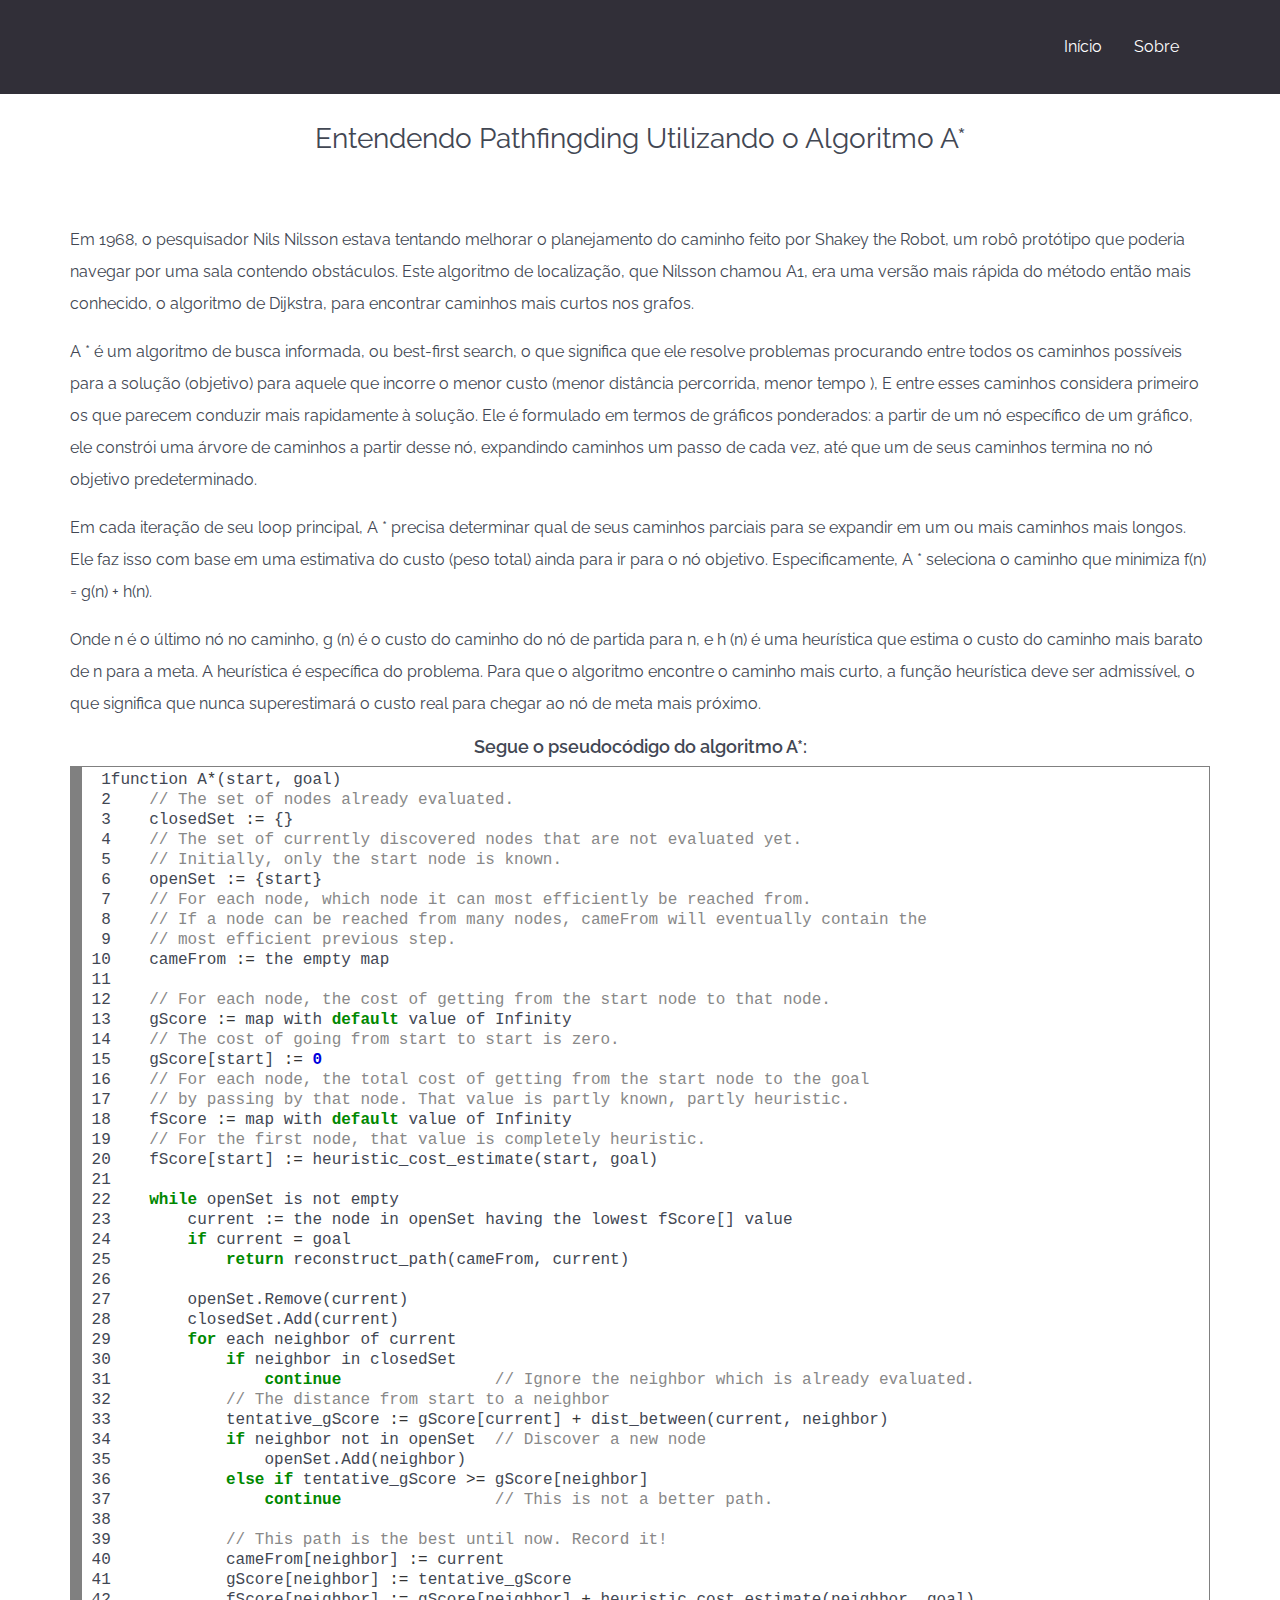
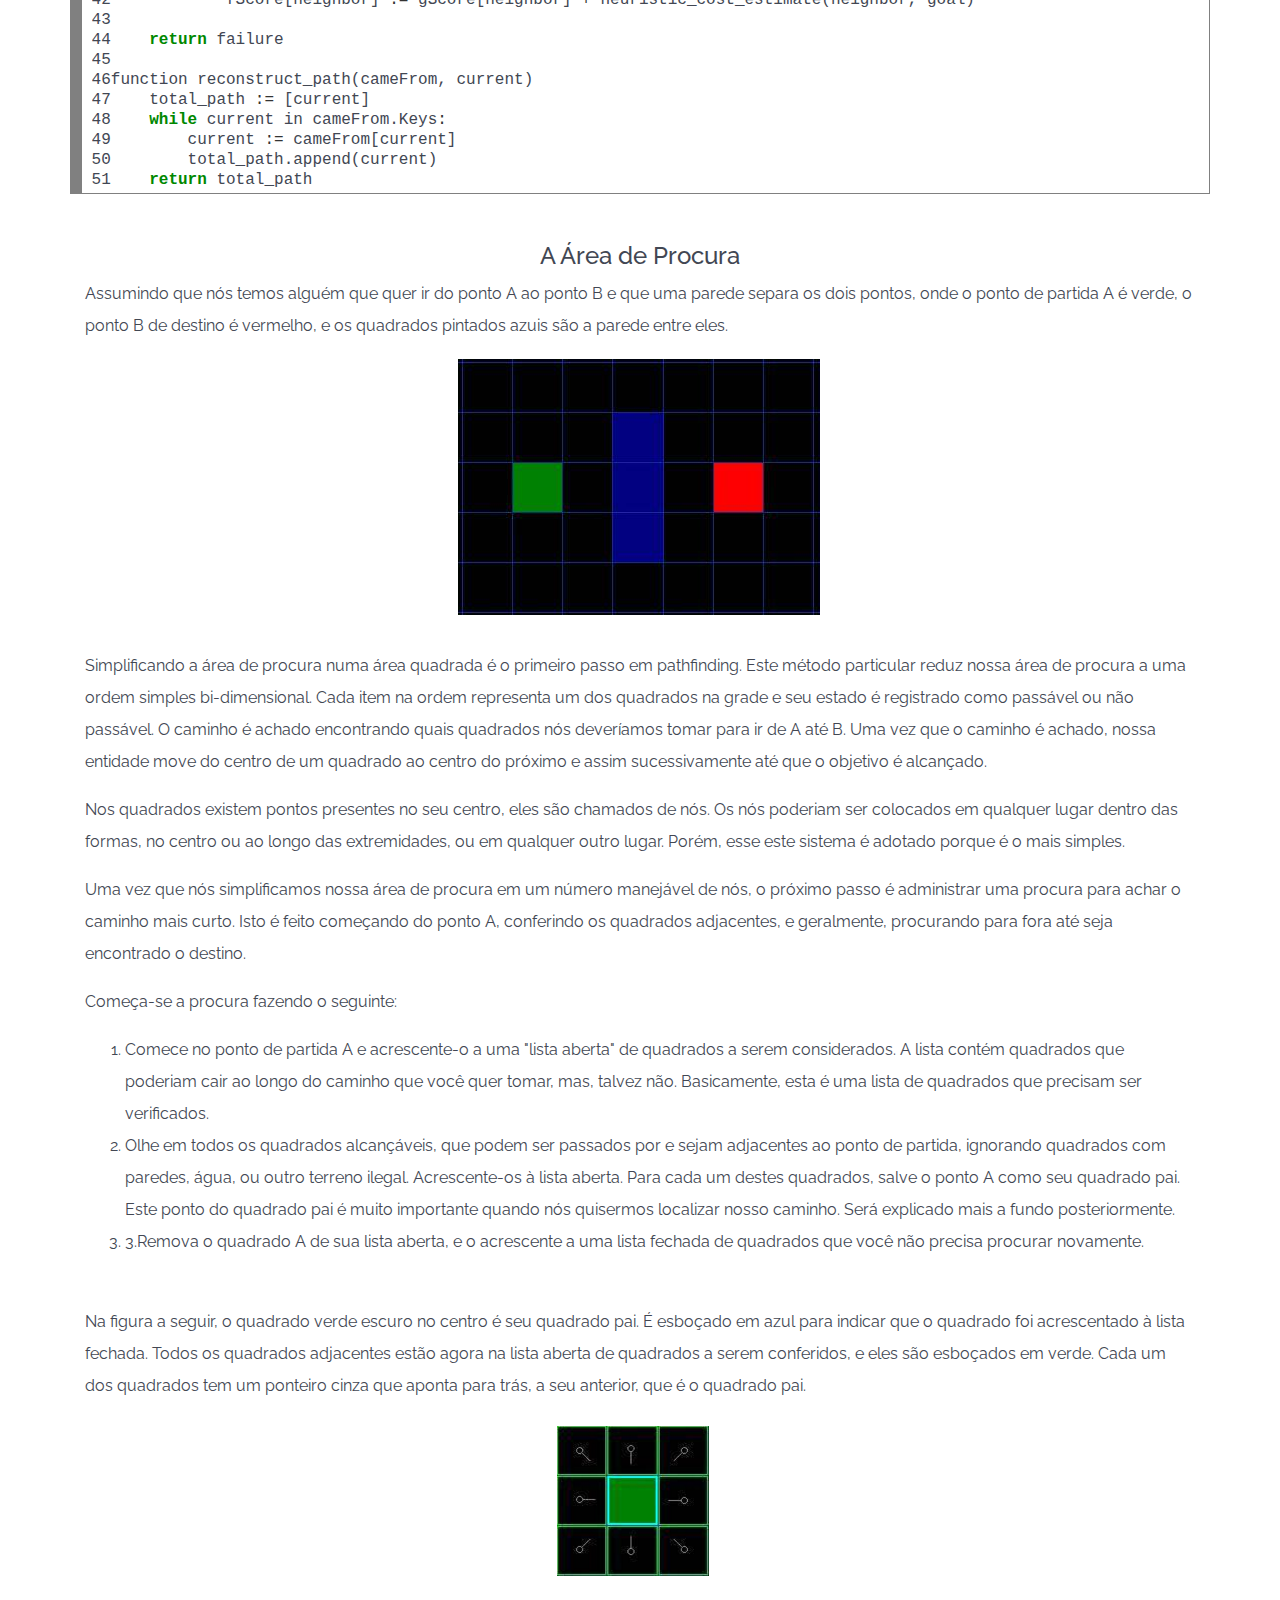
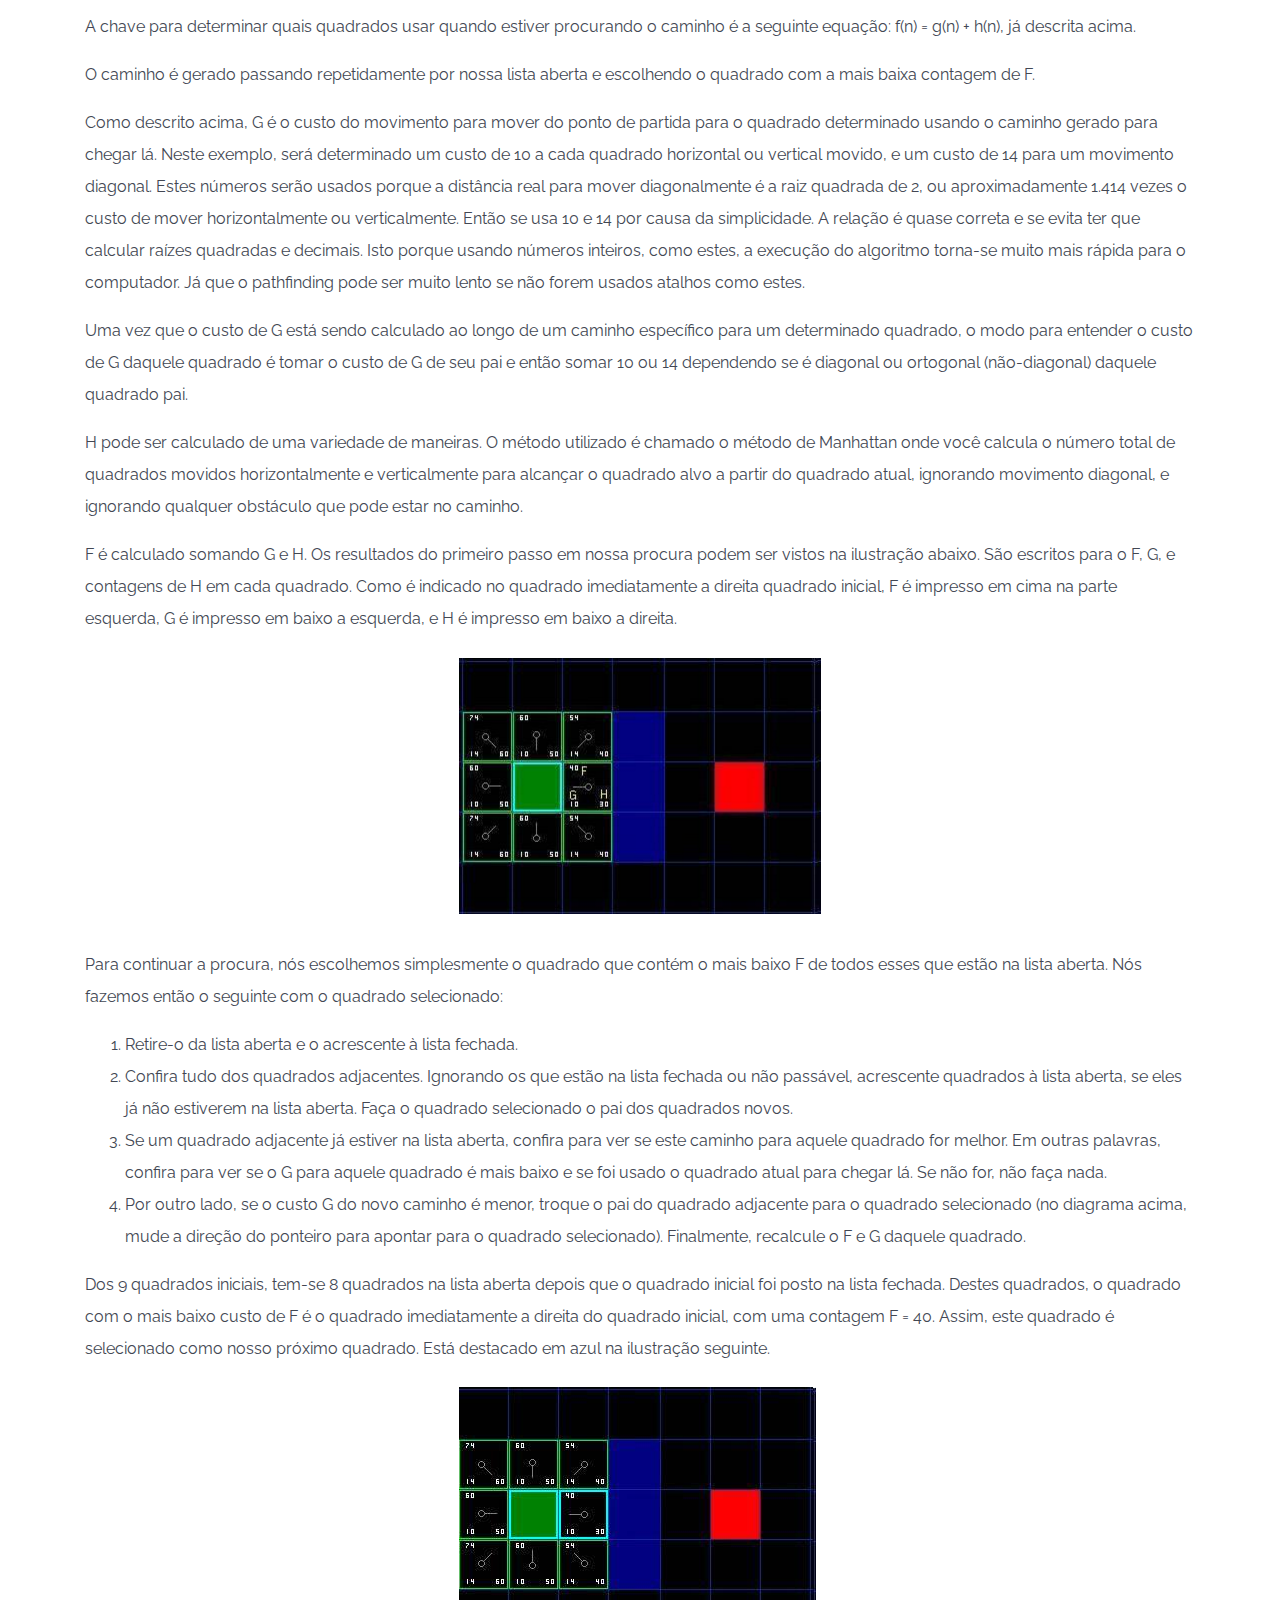
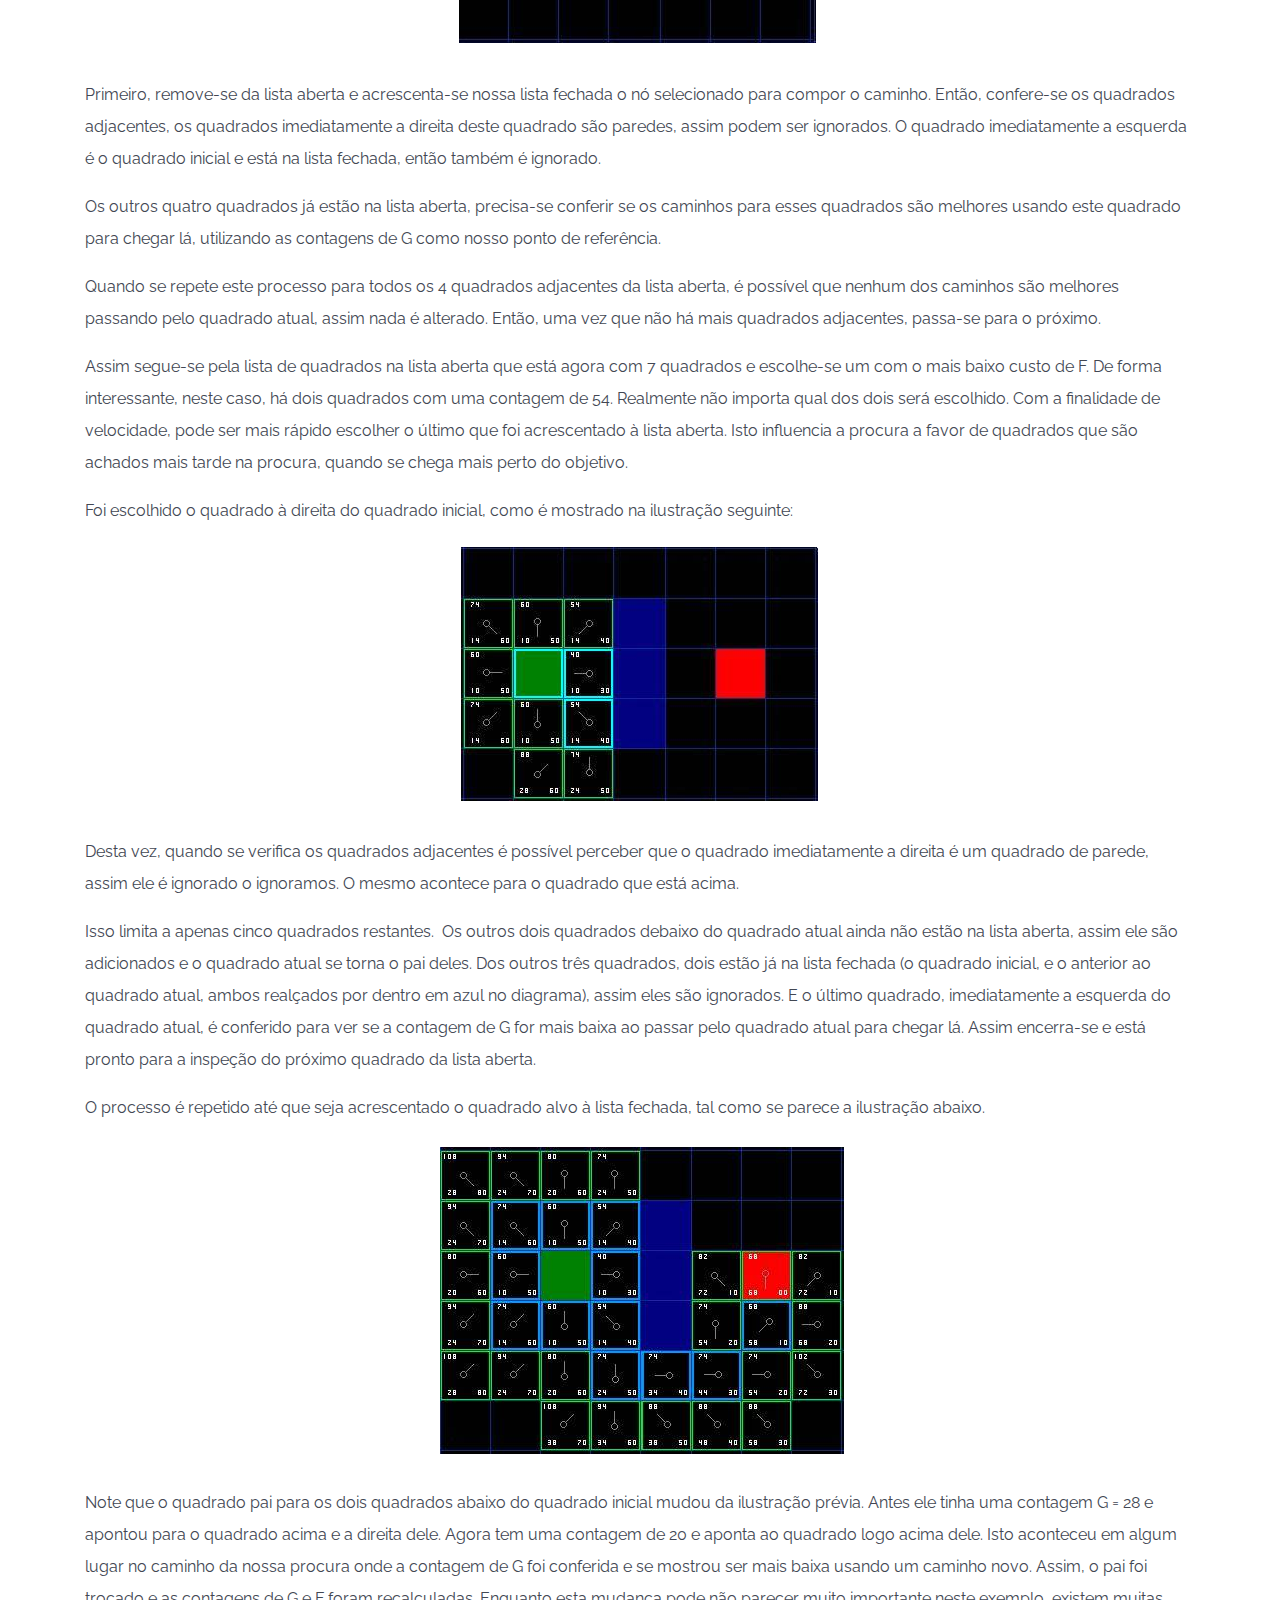
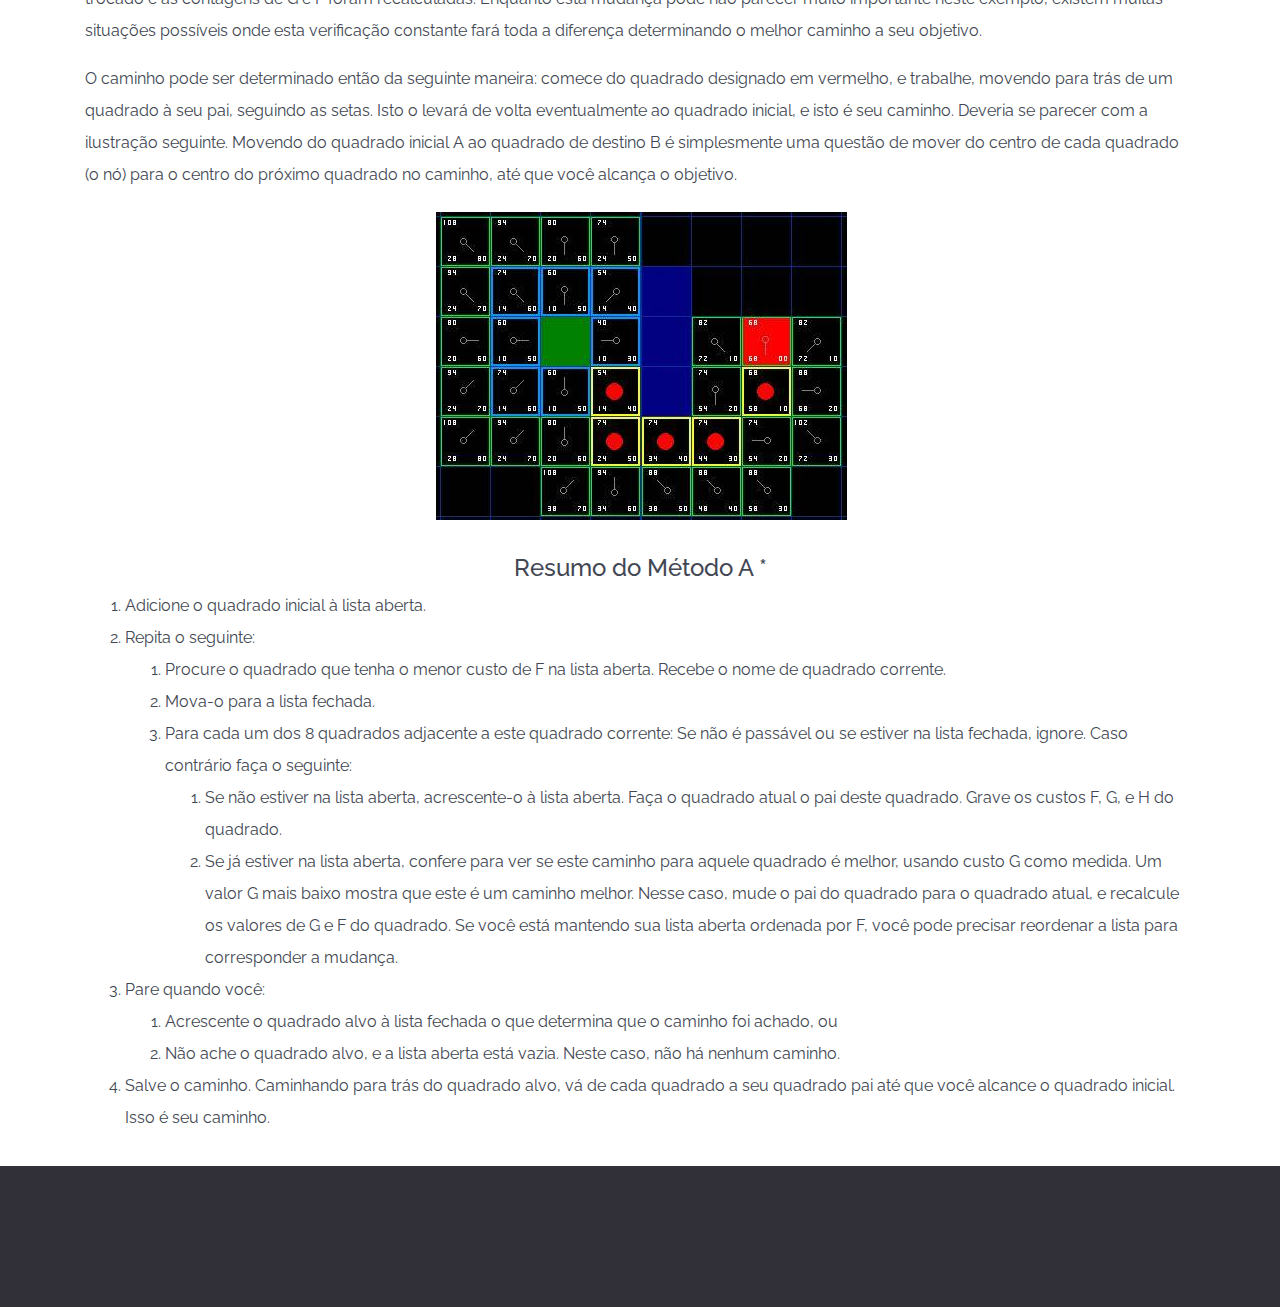
<file: curiosidade.html>
<!DOCTYPE html>
<html lang="en">
  <head>
    <meta charset="utf-8">
    <meta name="viewport" content="width=device-width, initial-scale=1">
    <meta http-equiv="x-ua-compatible" content="ie=edge">
    <title>Curiosidade</title>

    <meta name="msapplication-TileColor" content="#05162a">
    <meta name="theme-color" content="#05162a">
    <link rel="stylesheet" href="css/landio.css">
  </head>

  <body>

    <!-- Navigation
    ================================================== -->
    <nav class="navbar-fixed-top navbar-dark bg-inverse">
      <div class="container">
        <a class="navbar-toggler hidden-md-up pull-xs-right" data-toggle="collapse" href="#collapsingNavbar" aria-expanded="false" aria-controls="collapsingNavbar">
        &#9776;
      </a>
        <div id="collapsingNavbar" class="collapse navbar-toggleable-custom" role="tabpanel" aria-labelledby="collapsingNavbar">
          <ul class="nav navbar-nav pull-xs-right">
            <li class="nav-item nav-item-toggable">
              <a class="nav-link" href="./index.html">Início<span class="sr-only">Inicio</span></a>
            </li>
            <li class="nav-item nav-item-toggable">
              <a class="nav-link" href="./about.html">Sobre</a>
            </li>
          </ul>
        </div>
      </div>
    </nav>

    <hr class="invisible">

    <!-- Text Content
    ================================================== -->
    <section class="section-text">
      <div class="container">
        <h3 class="text-xs-center">Entendendo Pathfingding Utilizando o Algoritmo A*</h3>
        <div class="row p-y-3">
            <p class="wp wp-7">Em 1968, o pesquisador Nils Nilsson estava tentando melhorar o planejamento do caminho feito por Shakey the Robot, um robô protótipo que poderia navegar por uma sala contendo obstáculos. Este algoritmo de localização, que Nilsson chamou A1, era uma versão mais rápida do método então mais conhecido, o algoritmo de Dijkstra, para encontrar caminhos mais curtos nos grafos.</p>
	  <p class="wp wp-7">A * é um algoritmo de busca informada, ou best-first search, o que significa que ele resolve problemas procurando entre todos os caminhos possíveis para a solução (objetivo) para aquele que incorre o menor custo (menor distância percorrida, menor tempo ), E entre esses caminhos considera primeiro os que parecem conduzir mais rapidamente à solução. Ele é formulado em termos de gráficos ponderados: a partir de um nó específico de um gráfico, ele constrói uma árvore de caminhos a partir desse nó, expandindo caminhos um passo de cada vez, até que um de seus caminhos termina no nó objetivo predeterminado.</p>
	  <p class="wp wp-7">Em cada iteração de seu loop principal, A * precisa determinar qual de seus caminhos parciais para se expandir em um ou mais caminhos mais longos. Ele faz isso com base em uma estimativa do custo (peso total) ainda para ir para o nó objetivo. Especificamente, A * seleciona o caminho que minimiza f(n) = g(n) + h(n).</p>
	  <p class="wp wp-7">Onde n é o último nó no caminho, g (n) é o custo do caminho do nó de partida para n, e h (n) é uma heurística que estima o custo do caminho mais barato de n para a meta. A heurística é específica do problema. Para que o algoritmo encontre o caminho mais curto, a função heurística deve ser admissível, o que significa que nunca superestimará o custo real para chegar ao nó de meta mais próximo.</p>
	  <h5 class="text-xs-center">Segue o pseudocódigo do algoritmo A*:</h5>
	  <!-- HTML generated using hilite.me --><div style="background: #ffffff; overflow:auto;width:auto;border:solid gray;border-width:.1em .1em .1em .8em;padding:.2em .6em;"><table><tr><td><pre style="margin: 0; line-height: 125%"> 1
 2
 3
 4
 5
 6
 7
 8
 9
10
11
12
13
14
15
16
17
18
19
20
21
22
23
24
25
26
27
28
29
30
31
32
33
34
35
36
37
38
39
40
41
42
43
44
45
46
47
48
49
50
51</pre></td><td><pre style="margin: 0; line-height: 125%">function A<span style="color: #333333">*</span>(start, goal)
    <span style="color: #888888">// The set of nodes already evaluated.</span>
    closedSet <span style="color: #333333">:=</span> {}
    <span style="color: #888888">// The set of currently discovered nodes that are not evaluated yet.</span>
    <span style="color: #888888">// Initially, only the start node is known.</span>
    openSet <span style="color: #333333">:=</span> {start}
    <span style="color: #888888">// For each node, which node it can most efficiently be reached from.</span>
    <span style="color: #888888">// If a node can be reached from many nodes, cameFrom will eventually contain the</span>
    <span style="color: #888888">// most efficient previous step.</span>
    cameFrom <span style="color: #333333">:=</span> the empty map

    <span style="color: #888888">// For each node, the cost of getting from the start node to that node.</span>
    gScore <span style="color: #333333">:=</span> map with <span style="color: #008800; font-weight: bold">default</span> value of Infinity
    <span style="color: #888888">// The cost of going from start to start is zero.</span>
    gScore[start] <span style="color: #333333">:=</span> <span style="color: #0000DD; font-weight: bold">0</span> 
    <span style="color: #888888">// For each node, the total cost of getting from the start node to the goal</span>
    <span style="color: #888888">// by passing by that node. That value is partly known, partly heuristic.</span>
    fScore <span style="color: #333333">:=</span> map with <span style="color: #008800; font-weight: bold">default</span> value of Infinity
    <span style="color: #888888">// For the first node, that value is completely heuristic.</span>
    fScore[start] <span style="color: #333333">:=</span> heuristic_cost_estimate(start, goal)

    <span style="color: #008800; font-weight: bold">while</span> openSet is not empty
        current <span style="color: #333333">:=</span> the node in openSet having the lowest fScore[] value
        <span style="color: #008800; font-weight: bold">if</span> current <span style="color: #333333">=</span> goal
            <span style="color: #008800; font-weight: bold">return</span> reconstruct_path(cameFrom, current)

        openSet.Remove(current)
        closedSet.Add(current)
        <span style="color: #008800; font-weight: bold">for</span> each neighbor of current
            <span style="color: #008800; font-weight: bold">if</span> neighbor in closedSet
                <span style="color: #008800; font-weight: bold">continue</span>		<span style="color: #888888">// Ignore the neighbor which is already evaluated.</span>
            <span style="color: #888888">// The distance from start to a neighbor</span>
            tentative_gScore <span style="color: #333333">:=</span> gScore[current] <span style="color: #333333">+</span> dist_between(current, neighbor)
            <span style="color: #008800; font-weight: bold">if</span> neighbor not in openSet	<span style="color: #888888">// Discover a new node</span>
                openSet.Add(neighbor)
            <span style="color: #008800; font-weight: bold">else</span> <span style="color: #008800; font-weight: bold">if</span> tentative_gScore <span style="color: #333333">&gt;=</span> gScore[neighbor]
                <span style="color: #008800; font-weight: bold">continue</span>		<span style="color: #888888">// This is not a better path.</span>

            <span style="color: #888888">// This path is the best until now. Record it!</span>
            cameFrom[neighbor] <span style="color: #333333">:=</span> current
            gScore[neighbor] <span style="color: #333333">:=</span> tentative_gScore
            fScore[neighbor] <span style="color: #333333">:=</span> gScore[neighbor] <span style="color: #333333">+</span> heuristic_cost_estimate(neighbor, goal)

    <span style="color: #008800; font-weight: bold">return</span> failure

function reconstruct_path(cameFrom, current)
    total_path <span style="color: #333333">:=</span> [current]
    <span style="color: #008800; font-weight: bold">while</span> current in cameFrom.Keys<span style="color: #333333">:</span>
        current <span style="color: #333333">:=</span> cameFrom[current]
        total_path.append(current)
    <span style="color: #008800; font-weight: bold">return</span> total_path
</pre></td></tr></table></div>
        </div>

	<h4 class="text-xs-center">A Área de Procura</h4>
	<p class="wp wp-7">Assumindo que nós temos alguém que quer ir do ponto A ao ponto B e que uma parede separa os dois pontos, onde o ponto de partida A é verde, o ponto B de destino é vermelho, e os quadrados pintados azuis são a parede entre eles.</p>
        
	<img src="img/Curiosidade/1.png" class="img-responsive center-block">
	<br>
	<p class="wp wp-7">Simplificando a área de procura numa área quadrada é o primeiro passo em pathfinding. Este método particular reduz nossa área de procura a uma ordem simples bi-dimensional. Cada item na ordem representa um dos quadrados na grade e seu estado é registrado como passável ou não passável. O caminho é achado encontrando quais quadrados nós deveríamos tomar para ir de A até B. Uma vez que o caminho é achado, nossa entidade move do centro de um quadrado ao centro do próximo e assim sucessivamente até que o objetivo é alcançado.</p>
	<p class="wp wp-7">Nos quadrados existem pontos presentes no seu centro, eles são chamados de nós. Os nós poderiam ser colocados em qualquer lugar dentro das formas, no centro ou ao longo das extremidades, ou em qualquer outro lugar. Porém, esse este sistema é adotado porque é o mais simples.</p>
	<p class="wp wp-7">Uma vez que nós simplificamos nossa área de procura em um número manejável de nós, o próximo passo é administrar uma procura para achar o caminho mais curto. Isto é feito começando do ponto A, conferindo os quadrados adjacentes, e geralmente, procurando para fora até seja encontrado o destino. </p>
	<p class="wp wp-7">Começa-se a procura fazendo o seguinte:</p>
	<ol>
	<li>Comece no ponto de partida A e acrescente-o a uma "lista aberta" de quadrados a serem considerados.  A lista contém quadrados que poderiam cair ao longo do caminho que você quer tomar, mas, talvez não. Basicamente, esta é uma lista de quadrados que precisam ser verificados.</li>
	<li>Olhe em todos os quadrados alcançáveis, que podem ser passados por e sejam adjacentes ao ponto de partida, ignorando quadrados com paredes, água, ou outro terreno ilegal. Acrescente-os à lista aberta. Para cada um destes quadrados, salve o ponto A como seu quadrado pai. Este ponto do quadrado pai é muito importante quando nós quisermos localizar nosso caminho. Será explicado mais a fundo posteriormente.</li>
	<li>3.Remova o quadrado A de sua lista aberta, e o acrescente a uma lista fechada de quadrados que você não precisa procurar novamente.</li>
	</ol>
	<br>
	<p class="wp wp-7">Na figura a seguir, o quadrado verde escuro no centro é seu quadrado pai. É esboçado em azul para indicar que o quadrado foi acrescentado à lista fechada. Todos os quadrados adjacentes estão agora na lista aberta de quadrados a serem conferidos, e eles são esboçados em verde. Cada um dos quadrados tem um ponteiro cinza que aponta para trás, a seu anterior, que é o quadrado pai.</p>

	<img src="img/Curiosidade/2.png" class="img-responsive center-block">
	<br>
	<p class="wp wp-7">A chave para determinar quais quadrados usar quando estiver procurando o caminho é a seguinte equação: f(n) = g(n) + h(n), já descrita acima.</p>
	<p class="wp wp-7">O caminho é gerado passando repetidamente por nossa lista aberta e escolhendo o quadrado com a mais baixa contagem de F. </p>
	<p class="wp wp-7">Como descrito acima, G é o custo do movimento para mover do ponto de partida para o quadrado determinado usando o caminho gerado para chegar lá. Neste exemplo, será determinado um custo de 10 a cada quadrado horizontal ou vertical movido, e um custo de 14 para um movimento diagonal. Estes números serão usados porque a distância real para mover diagonalmente é a raiz quadrada de 2, ou aproximadamente 1.414 vezes o custo de mover horizontalmente ou verticalmente. Então se usa 10 e 14 por causa da simplicidade. A relação é quase correta e se evita ter que calcular raízes quadradas e decimais. Isto porque usando números inteiros, como estes, a execução do algoritmo torna-se muito mais rápida para o computador. Já que o  pathfinding pode ser muito lento se não forem usados atalhos como estes.</p>
	<p class="wp wp-7">Uma vez que o custo de G está sendo calculado ao longo de um caminho específico para um determinado quadrado, o modo para entender o custo de G daquele quadrado é tomar o custo de G de seu pai e então somar 10 ou 14 dependendo se é diagonal ou ortogonal (não-diagonal) daquele quadrado pai. </p>
	<p class="wp wp-7">H pode ser calculado de uma variedade de maneiras. O método utilizado é chamado o método de Manhattan onde você calcula o número total de quadrados movidos horizontalmente e verticalmente para alcançar o quadrado alvo a partir do quadrado atual, ignorando movimento diagonal, e ignorando qualquer obstáculo que pode estar no caminho.</p>
	<p class="wp wp-7">F é calculado somando G e H. Os resultados do primeiro passo em nossa procura podem ser vistos na ilustração abaixo. São escritos para o F, G, e contagens de H em cada quadrado. Como é indicado no quadrado imediatamente a direita quadrado inicial, F é impresso em cima na parte esquerda, G é impresso em baixo a esquerda, e H é impresso em baixo a direita.</p>
	<img src="img/Curiosidade/3.png" class="img-responsive center-block">
	<br>
	<p class="wp wp-7">Para continuar a procura, nós escolhemos simplesmente o quadrado que contém o mais baixo F de todos esses que estão na lista aberta. Nós fazemos então o seguinte com o quadrado selecionado:</p>
	<ol>
	<li>Retire-o da lista aberta e o acrescente à lista fechada.</li>
	<li>Confira tudo dos quadrados adjacentes. Ignorando os que estão na lista fechada ou não passável, acrescente quadrados à lista aberta, se eles já não estiverem na lista aberta. Faça o quadrado selecionado o pai dos quadrados novos.</li>
	<li>Se um quadrado adjacente já estiver na lista aberta, confira para ver se este caminho para aquele quadrado for melhor. Em outras palavras, confira para ver se o G para aquele quadrado é mais baixo e se foi usado o quadrado atual para chegar lá. Se não for, não faça nada.</li>
	<li>Por outro lado, se o custo G do novo caminho é menor, troque o pai do quadrado adjacente para o quadrado selecionado (no diagrama acima, mude a direção do ponteiro para apontar para o quadrado selecionado). Finalmente, recalcule o F e G daquele quadrado. </li>
	</ol>	
	<p class="wp wp-7">Dos 9 quadrados iniciais, tem-se  8 quadrados na lista aberta depois que o quadrado inicial foi posto na lista fechada. Destes quadrados, o quadrado com o mais baixo custo de F é o quadrado imediatamente a direita do quadrado inicial, com uma contagem F = 40. Assim, este quadrado é selecionado como nosso próximo quadrado. Está destacado em azul na ilustração seguinte.</p>
	<img src="img/Curiosidade/4.png" class="img-responsive center-block">
	<br>
	<p class="wp wp-7">Primeiro, remove-se da lista aberta e acrescenta-se nossa lista fechada o nó selecionado para compor o caminho. Então, confere-se os quadrados adjacentes, os quadrados imediatamente a direita deste quadrado são paredes, assim podem ser ignorados. O quadrado imediatamente a esquerda é o quadrado inicial e está na lista fechada, então também é ignorado.</p>
	<p class="wp wp-7">Os outros quatro quadrados já estão na lista aberta, precisa-se conferir se os caminhos para esses quadrados são melhores usando este quadrado para chegar lá, utilizando as contagens de G como nosso ponto de referência. </p>
	<p class="wp wp-7">Quando se repete este processo para todos os 4 quadrados adjacentes da lista aberta, é possível que nenhum dos caminhos são melhores passando pelo quadrado atual, assim nada é alterado. Então, uma vez que não há mais quadrados adjacentes, passa-se para o próximo.</p>
	<p class="wp wp-7">Assim segue-se pela lista de quadrados na lista aberta que está agora com 7 quadrados e escolhe-se um com o mais baixo custo de F. De forma interessante, neste caso, há dois quadrados com uma contagem de 54. Realmente não importa qual dos dois será escolhido. Com a finalidade de velocidade, pode ser mais rápido escolher o último que foi acrescentado à lista aberta. Isto influencia a procura a favor de quadrados que são achados mais tarde na procura, quando se chega mais perto do objetivo.</p>
	<p class="wp wp-7">Foi escolhido o quadrado à direita do quadrado inicial, como é mostrado na ilustração seguinte:</p>
	<img src="img/Curiosidade/5.png" class="img-responsive center-block">
	<br>
	<p class="wp wp-7">Desta vez, quando se verifica os quadrados adjacentes é possível perceber que o quadrado imediatamente a direita é um quadrado de parede, assim ele é ignorado o ignoramos. O mesmo acontece para o quadrado que está acima. </p>
	<p class="wp wp-7">Isso limita a apenas cinco quadrados restantes.  Os outros dois quadrados debaixo do quadrado atual ainda não estão na lista aberta, assim ele são adicionados e o quadrado atual se torna o pai deles. Dos outros três quadrados, dois estão já na lista fechada (o quadrado inicial, e o anterior ao quadrado atual, ambos realçados por dentro em azul no diagrama), assim eles são ignorados. E o último quadrado, imediatamente a esquerda do quadrado atual, é conferido para ver se a contagem de G for mais baixa ao passar pelo quadrado atual para chegar lá. Assim encerra-se e está pronto para a inspeção do próximo quadrado da lista aberta.</p>
	<p class="wp wp-7">O processo é repetido até que seja acrescentado o quadrado alvo à lista fechada, tal como se parece a ilustração abaixo.</p>
	<img src="img/Curiosidade/6.png" class="img-responsive center-block">
	<br>	
	<p class="wp wp-7">Note que o quadrado pai para os dois quadrados abaixo do quadrado inicial mudou da ilustração prévia. Antes ele tinha uma contagem G = 28 e apontou para o quadrado acima e a direita dele. Agora tem uma contagem de 20 e aponta ao quadrado logo acima dele. Isto aconteceu em algum lugar no caminho da nossa procura onde a contagem de G foi conferida e se mostrou ser mais baixa usando um caminho novo. Assim, o pai foi trocado e as contagens de G e F foram recalculadas. Enquanto esta mudança pode não parecer muito importante neste exemplo, existem muitas situações possíveis onde esta verificação constante fará toda a diferença determinando o melhor caminho a seu objetivo.</p>
	<p class="wp wp-7">O caminho pode ser determinado então da seguinte maneira: comece do quadrado designado em vermelho, e trabalhe, movendo para trás de um quadrado à seu pai, seguindo as setas. Isto o levará de volta eventualmente ao quadrado inicial, e isto é seu caminho. Deveria se parecer com a ilustração seguinte. Movendo do quadrado inicial A ao quadrado de destino B é simplesmente uma questão de mover do centro de cada quadrado (o nó) para o centro do próximo quadrado no caminho, até que você alcança o objetivo.</p>
	<img src="img/Curiosidade/7.png" class="img-responsive center-block">
	<br>
	<h4 class="text-xs-center">Resumo do Método A *</h4>
	<ol> <!-- ordered list -->
              <li> Adicione o quadrado inicial à lista aberta. </li>
              <li>Repita o seguinte: </li>
			  <ol>
			  	<li>Procure o quadrado que tenha o menor custo de F na lista aberta. Recebe o nome de quadrado corrente.</li>
			  	<li>Mova-o para a lista fechada.</li>
			  	<li>Para cada um dos 8 quadrados adjacente a este quadrado corrente: Se não é passável ou se estiver na lista fechada, ignore. Caso contrário faça o seguinte:</li>
				<ol>
					<li>Se não estiver na lista aberta, acrescente-o à lista aberta. Faça o quadrado atual o pai deste quadrado. Grave os custos F, G, e H do quadrado. </li>
					<li>Se já estiver na lista aberta, confere para ver se este caminho para aquele quadrado é melhor, usando custo G como medida. Um valor G mais baixo mostra que este é um caminho melhor. Nesse caso, mude o pai do quadrado para o quadrado atual, e recalcule os valores de G e F do quadrado. Se você está mantendo sua lista aberta ordenada por F, você pode precisar reordenar a lista para corresponder a mudança. </li>
				</ol>
			  </ol>
              <li>Pare quando você:</li>
	      	<ol>
			<li>Acrescente o quadrado alvo à lista fechada o que determina que o caminho foi achado, ou</li>		
			<li>Não ache o quadrado alvo, e a lista aberta está vazia. Neste caso, não há nenhum caminho.</li>
		</ol>
              <li>Salve o caminho. Caminhando para trás do quadrado alvo, vá de cada quadrado a seu quadrado pai até que você alcance o quadrado inicial. Isso é seu caminho.</li>
	</ol>



      </div>
    </section>

    <!-- Footer
    ================================================== -->
    <footer class="section-footer bg-inverse" role="contentinfo">
      <!-- <div class="container">
        <div class="row">
          <div class="col-md-6 col-lg-5">
            <div class="media">
              <div class="media-left">
                <span class="media-object icon-logo display-1"></span>
              </div>
              <small class="media-body media-bottom">
                &copy; Land.io 2015. <br>
                Designed by Peter Finlan, developed by Taty Grassini, exclusively for Codrops.
              </small>
            </div>
          </div>
          <div class="col-md-6 col-lg-7">
            <ul class="nav nav-inline">
              <li class="nav-item">
                <a class="nav-link" href="./index-carousel.html"><small>NEW</small> Slides<span class="sr-only">(current)</span></a>
              </li>
              <li class="nav-item"><a class="nav-link" href="ui-elements.html">UI Kit</a></li>
              <li class="nav-item"><a class="nav-link" href="https://github.com/tatygrassini/landio-html" target="_blank">GitHub</a></li>
              <li class="nav-item"><a class="nav-link scroll-top" href="#totop">Back to top <span class="icon-caret-up"></span></a></li>
            </ul>
          </div>
        </div>
      </div> -->
    </footer>

    <script src="https://ajax.googleapis.com/ajax/libs/jquery/2.1.4/jquery.min.js"></script>
    <script src="js/landio.min.js"></script>
  </body>
</html>
</file>
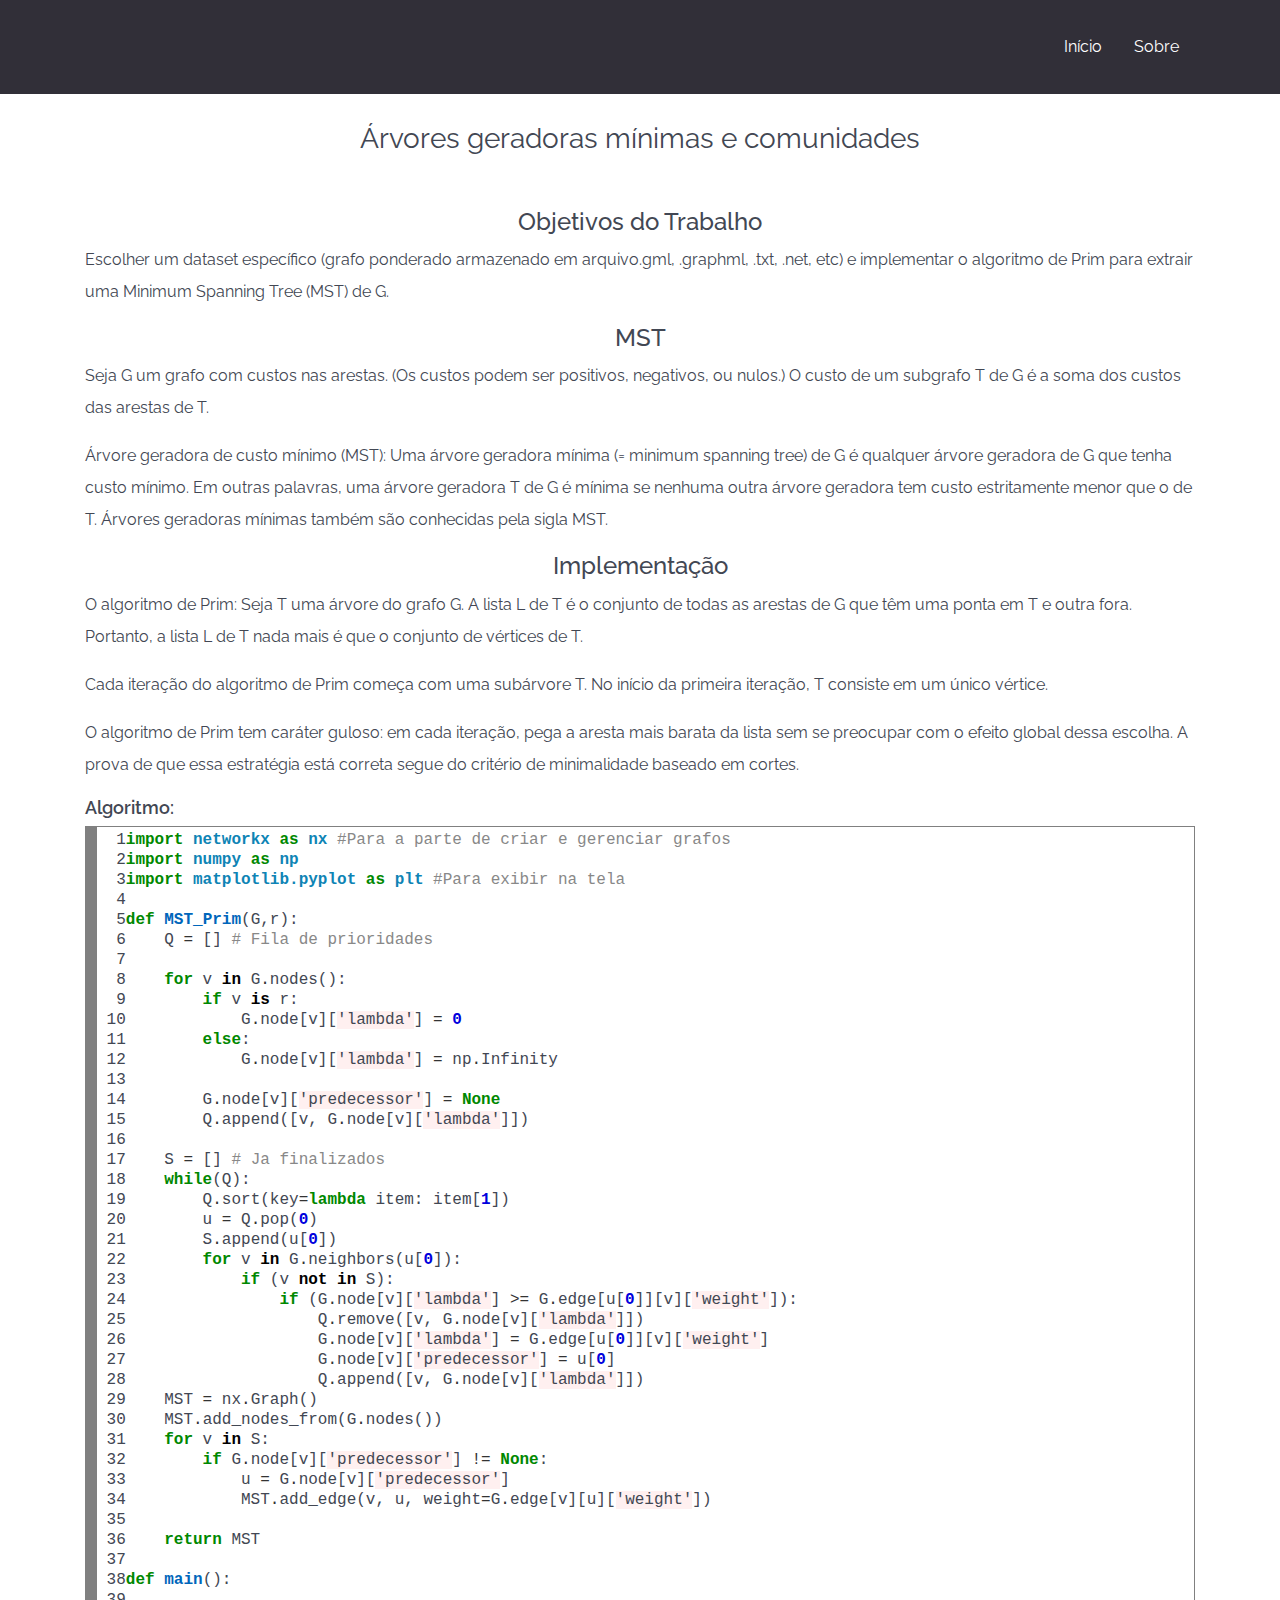
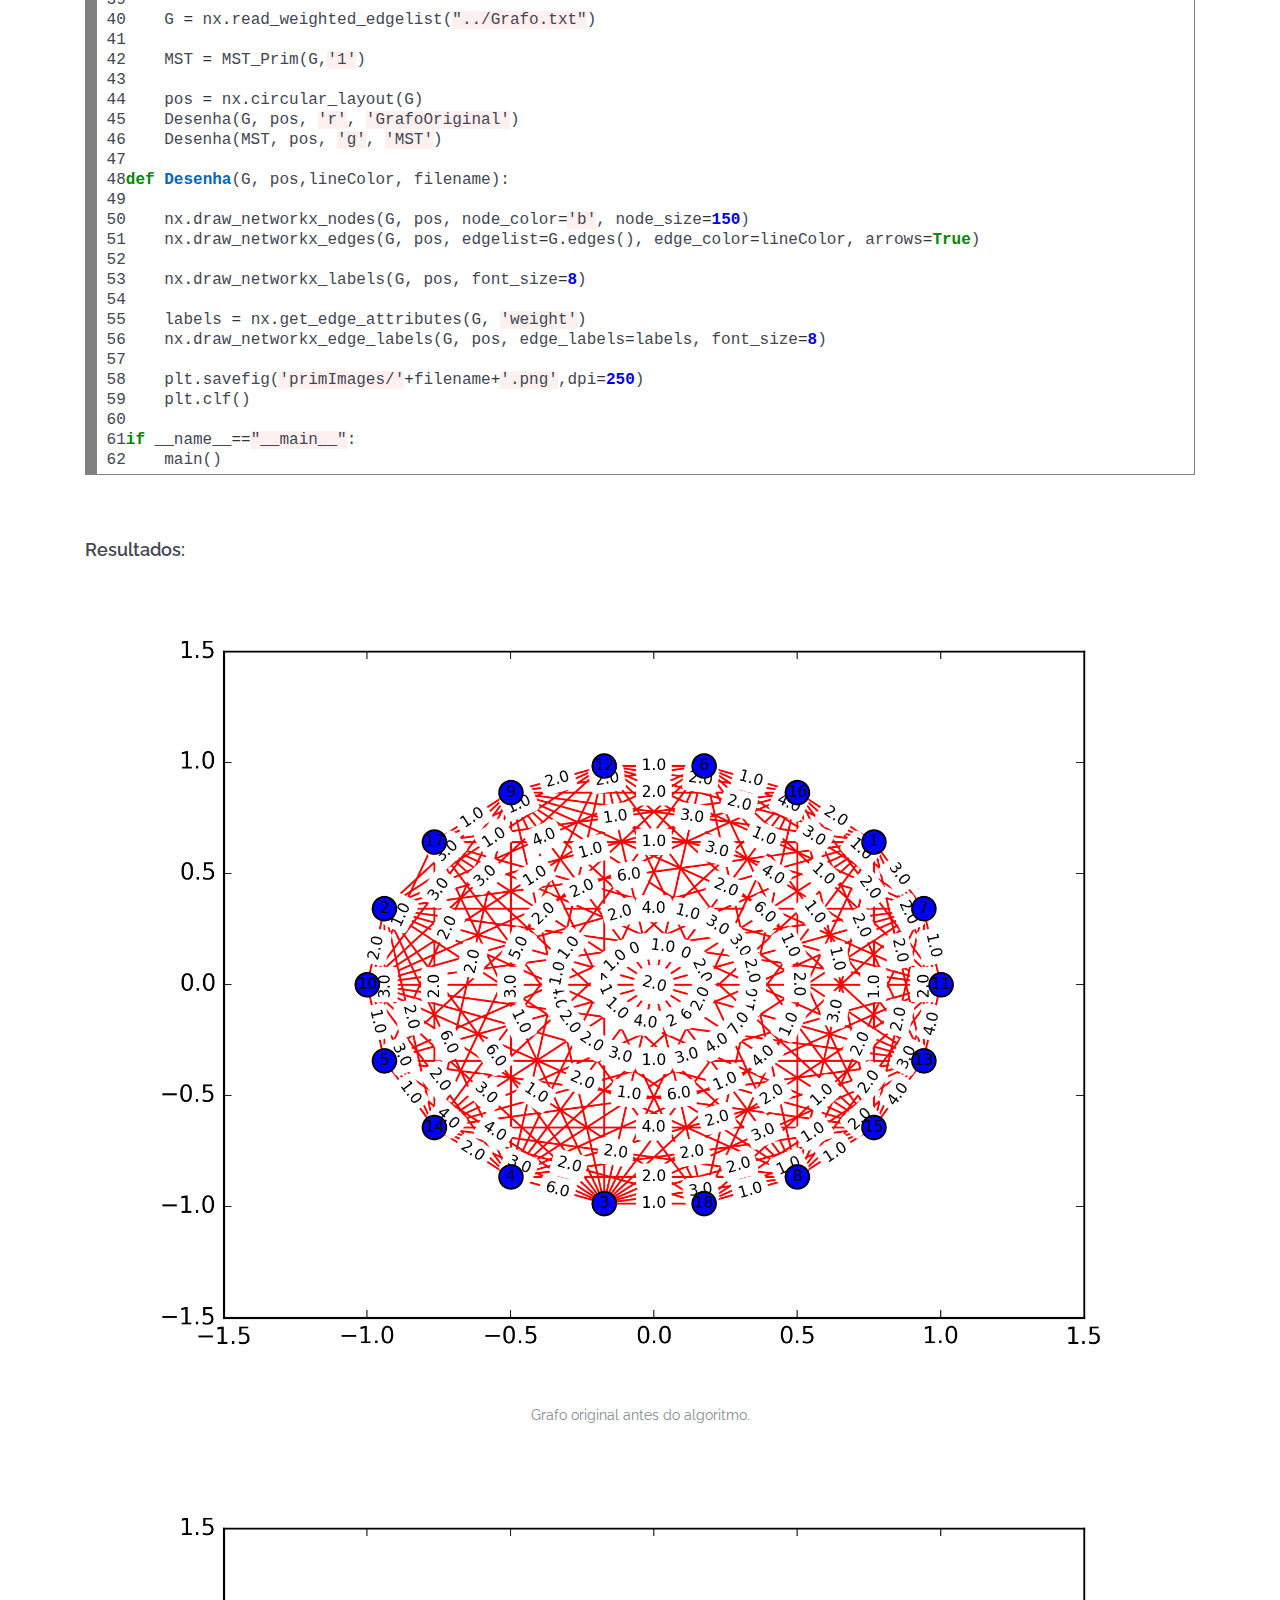
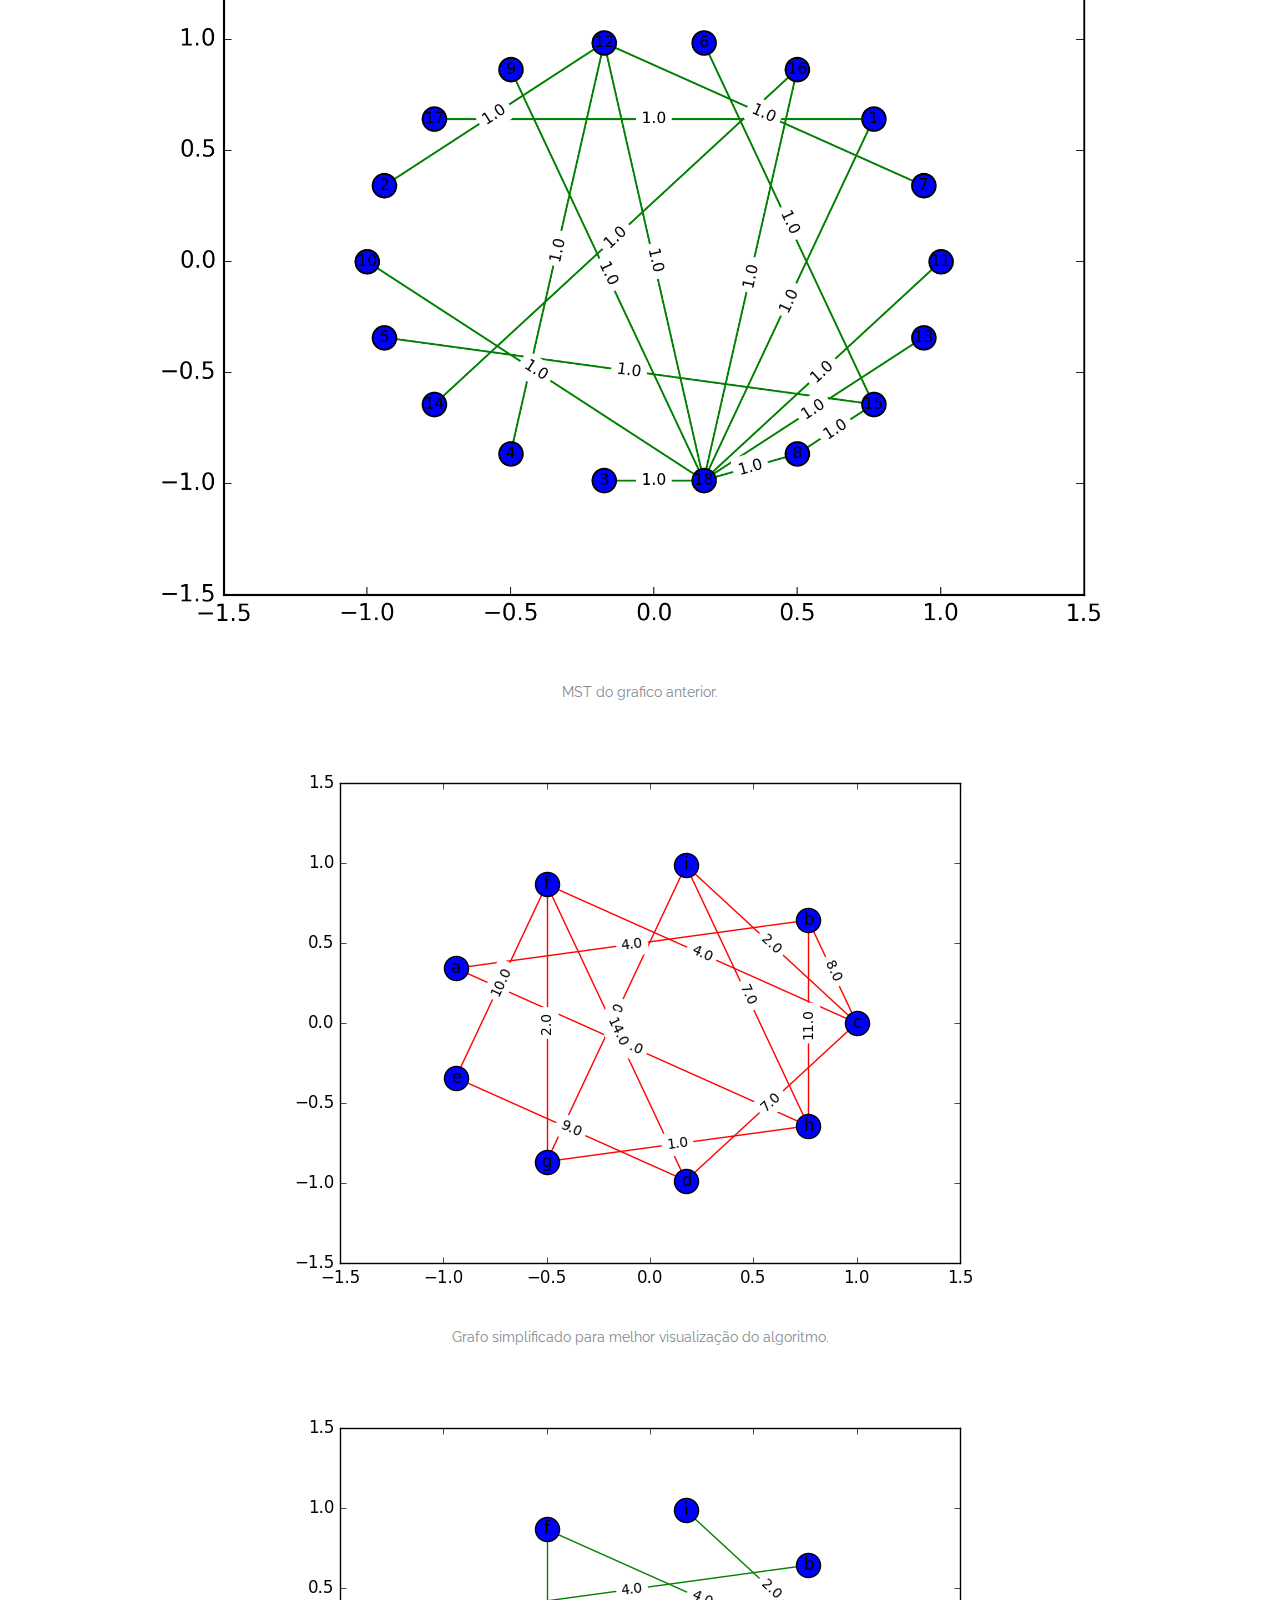
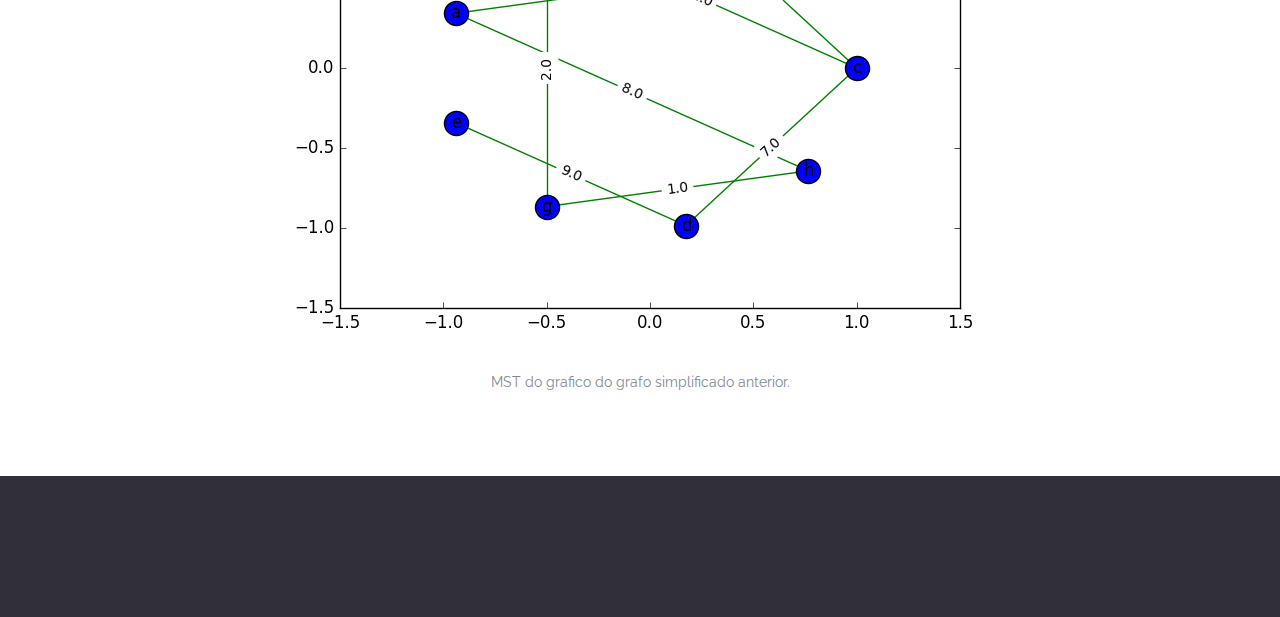
<file: mst.html>
<!DOCTYPE html>
<html lang="en">
  <head>
    <meta charset="utf-8">
    <meta name="viewport" content="width=device-width, initial-scale=1">
    <meta http-equiv="x-ua-compatible" content="ie=edge">
    <title>MST</title>

    <meta name="msapplication-TileColor" content="#05162a">
    <meta name="theme-color" content="#05162a">
    <link rel="stylesheet" href="css/landio.css">
  </head>

  <body>

    <!-- Navigation
    ================================================== -->
    <nav class="navbar-fixed-top navbar-dark bg-inverse">
      <div class="container">
        <a class="navbar-toggler hidden-md-up pull-xs-right" data-toggle="collapse" href="#collapsingNavbar" aria-expanded="false" aria-controls="collapsingNavbar">
        &#9776;
      </a>
        <div id="collapsingNavbar" class="collapse navbar-toggleable-custom" role="tabpanel" aria-labelledby="collapsingNavbar">
          <ul class="nav navbar-nav pull-xs-right">
            <li class="nav-item nav-item-toggable">
              <a class="nav-link" href="./index.html">Início<span class="sr-only">Inicio</span></a>
            </li>
            <li class="nav-item nav-item-toggable">
              <a class="nav-link" href="./about.html">Sobre</a>
            </li>
          </ul>
        </div>
      </div>
    </nav>

    <hr class="invisible">

    <!-- Text Content
    ================================================== -->
    <section class="section-text">
      <div class="container">
        <h3 class="text-xs-center">Árvores geradoras mínimas e comunidades</h3>
		<br>
			<h4 class="text-xs-center">Objetivos do Trabalho</h4>
            <p class="wp wp-7">Escolher um dataset específico (grafo ponderado armazenado em arquivo.gml, .graphml, .txt, .net, etc) e implementar o algoritmo de Prim para extrair uma Minimum Spanning Tree (MST) de G.</p>
			<h4 class="text-xs-center">MST</h4>
            <p class="wp wp-8">Seja G um grafo com custos nas arestas.  (Os custos podem ser positivos, negativos, ou nulos.) O custo de um subgrafo T de G é a soma dos custos das arestas de T.</p>
			<p class="wp wp-8">Árvore geradora de custo mínimo (MST): Uma árvore geradora mínima (= minimum spanning tree) de G é qualquer árvore geradora de G que tenha custo mínimo.  Em outras palavras, uma árvore geradora T de G é mínima se nenhuma outra árvore geradora tem custo estritamente menor que o de T. Árvores geradoras mínimas também são conhecidas pela sigla MST.</p>
		<h4 class="text-xs-center">Implementação</h4>
		<p class="wp wp-8">O algoritmo de Prim: Seja T uma árvore do grafo G. A lista L de T é o conjunto de todas as arestas de G que têm uma ponta em T e outra fora.  Portanto, a lista L de T nada mais é que o conjunto de vértices de T.</p>
		<p class="wp wp-8">Cada iteração do algoritmo de Prim começa com uma subárvore T. No início da primeira iteração, T consiste em um único vértice.</p>
		<p class="wp wp-8">O algoritmo de Prim tem caráter guloso: em cada iteração, pega a aresta mais barata da lista sem se preocupar com o efeito global dessa escolha.  A prova de que essa estratégia está correta segue do critério de minimalidade baseado em cortes.</p>
		<h5>Algoritmo:</h5>



<!-- HTML generated using hilite.me --><div style="background: #ffffff; overflow:auto;width:auto;border:solid gray;border-width:.1em .1em .1em .8em;padding:.2em .6em;"><table><tr><td><pre style="margin: 0; line-height: 125%"> 1
 2
 3
 4
 5
 6
 7
 8
 9
10
11
12
13
14
15
16
17
18
19
20
21
22
23
24
25
26
27
28
29
30
31
32
33
34
35
36
37
38
39
40
41
42
43
44
45
46
47
48
49
50
51
52
53
54
55
56
57
58
59
60
61
62</pre></td><td><pre style="margin: 0; line-height: 125%"><span style="color: #008800; font-weight: bold">import</span> <span style="color: #0e84b5; font-weight: bold">networkx</span> <span style="color: #008800; font-weight: bold">as</span> <span style="color: #0e84b5; font-weight: bold">nx</span> <span style="color: #888888">#Para a parte de criar e gerenciar grafos</span>
<span style="color: #008800; font-weight: bold">import</span> <span style="color: #0e84b5; font-weight: bold">numpy</span> <span style="color: #008800; font-weight: bold">as</span> <span style="color: #0e84b5; font-weight: bold">np</span>
<span style="color: #008800; font-weight: bold">import</span> <span style="color: #0e84b5; font-weight: bold">matplotlib.pyplot</span> <span style="color: #008800; font-weight: bold">as</span> <span style="color: #0e84b5; font-weight: bold">plt</span> <span style="color: #888888">#Para exibir na tela</span>

<span style="color: #008800; font-weight: bold">def</span> <span style="color: #0066BB; font-weight: bold">MST_Prim</span>(G,r):
    Q <span style="color: #333333">=</span> [] <span style="color: #888888"># Fila de prioridades</span>

    <span style="color: #008800; font-weight: bold">for</span> v <span style="color: #000000; font-weight: bold">in</span> G<span style="color: #333333">.</span>nodes():
        <span style="color: #008800; font-weight: bold">if</span> v <span style="color: #000000; font-weight: bold">is</span> r:
            G<span style="color: #333333">.</span>node[v][<span style="background-color: #fff0f0">&#39;lambda&#39;</span>] <span style="color: #333333">=</span> <span style="color: #0000DD; font-weight: bold">0</span>
        <span style="color: #008800; font-weight: bold">else</span>:
            G<span style="color: #333333">.</span>node[v][<span style="background-color: #fff0f0">&#39;lambda&#39;</span>] <span style="color: #333333">=</span> np<span style="color: #333333">.</span>Infinity

        G<span style="color: #333333">.</span>node[v][<span style="background-color: #fff0f0">&#39;predecessor&#39;</span>] <span style="color: #333333">=</span> <span style="color: #008800; font-weight: bold">None</span>
        Q<span style="color: #333333">.</span>append([v, G<span style="color: #333333">.</span>node[v][<span style="background-color: #fff0f0">&#39;lambda&#39;</span>]])

    S <span style="color: #333333">=</span> [] <span style="color: #888888"># Ja finalizados</span>
    <span style="color: #008800; font-weight: bold">while</span>(Q):
        Q<span style="color: #333333">.</span>sort(key<span style="color: #333333">=</span><span style="color: #008800; font-weight: bold">lambda</span> item: item[<span style="color: #0000DD; font-weight: bold">1</span>])
        u <span style="color: #333333">=</span> Q<span style="color: #333333">.</span>pop(<span style="color: #0000DD; font-weight: bold">0</span>)
        S<span style="color: #333333">.</span>append(u[<span style="color: #0000DD; font-weight: bold">0</span>])
        <span style="color: #008800; font-weight: bold">for</span> v <span style="color: #000000; font-weight: bold">in</span> G<span style="color: #333333">.</span>neighbors(u[<span style="color: #0000DD; font-weight: bold">0</span>]):
            <span style="color: #008800; font-weight: bold">if</span> (v <span style="color: #000000; font-weight: bold">not</span> <span style="color: #000000; font-weight: bold">in</span> S):
                <span style="color: #008800; font-weight: bold">if</span> (G<span style="color: #333333">.</span>node[v][<span style="background-color: #fff0f0">&#39;lambda&#39;</span>] <span style="color: #333333">&gt;=</span> G<span style="color: #333333">.</span>edge[u[<span style="color: #0000DD; font-weight: bold">0</span>]][v][<span style="background-color: #fff0f0">&#39;weight&#39;</span>]):
                    Q<span style="color: #333333">.</span>remove([v, G<span style="color: #333333">.</span>node[v][<span style="background-color: #fff0f0">&#39;lambda&#39;</span>]])
                    G<span style="color: #333333">.</span>node[v][<span style="background-color: #fff0f0">&#39;lambda&#39;</span>] <span style="color: #333333">=</span> G<span style="color: #333333">.</span>edge[u[<span style="color: #0000DD; font-weight: bold">0</span>]][v][<span style="background-color: #fff0f0">&#39;weight&#39;</span>]
                    G<span style="color: #333333">.</span>node[v][<span style="background-color: #fff0f0">&#39;predecessor&#39;</span>] <span style="color: #333333">=</span> u[<span style="color: #0000DD; font-weight: bold">0</span>]
                    Q<span style="color: #333333">.</span>append([v, G<span style="color: #333333">.</span>node[v][<span style="background-color: #fff0f0">&#39;lambda&#39;</span>]])
    MST <span style="color: #333333">=</span> nx<span style="color: #333333">.</span>Graph()
    MST<span style="color: #333333">.</span>add_nodes_from(G<span style="color: #333333">.</span>nodes())
    <span style="color: #008800; font-weight: bold">for</span> v <span style="color: #000000; font-weight: bold">in</span> S:
        <span style="color: #008800; font-weight: bold">if</span> G<span style="color: #333333">.</span>node[v][<span style="background-color: #fff0f0">&#39;predecessor&#39;</span>] <span style="color: #333333">!=</span> <span style="color: #008800; font-weight: bold">None</span>:
            u <span style="color: #333333">=</span> G<span style="color: #333333">.</span>node[v][<span style="background-color: #fff0f0">&#39;predecessor&#39;</span>]
            MST<span style="color: #333333">.</span>add_edge(v, u, weight<span style="color: #333333">=</span>G<span style="color: #333333">.</span>edge[v][u][<span style="background-color: #fff0f0">&#39;weight&#39;</span>])

    <span style="color: #008800; font-weight: bold">return</span> MST

<span style="color: #008800; font-weight: bold">def</span> <span style="color: #0066BB; font-weight: bold">main</span>():

    G <span style="color: #333333">=</span> nx<span style="color: #333333">.</span>read_weighted_edgelist(<span style="background-color: #fff0f0">&quot;../Grafo.txt&quot;</span>)

    MST <span style="color: #333333">=</span> MST_Prim(G,<span style="background-color: #fff0f0">&#39;1&#39;</span>)

    pos <span style="color: #333333">=</span> nx<span style="color: #333333">.</span>circular_layout(G)
    Desenha(G, pos, <span style="background-color: #fff0f0">&#39;r&#39;</span>, <span style="background-color: #fff0f0">&#39;GrafoOriginal&#39;</span>)
    Desenha(MST, pos, <span style="background-color: #fff0f0">&#39;g&#39;</span>, <span style="background-color: #fff0f0">&#39;MST&#39;</span>)

<span style="color: #008800; font-weight: bold">def</span> <span style="color: #0066BB; font-weight: bold">Desenha</span>(G, pos,lineColor, filename):

    nx<span style="color: #333333">.</span>draw_networkx_nodes(G, pos, node_color<span style="color: #333333">=</span><span style="background-color: #fff0f0">&#39;b&#39;</span>, node_size<span style="color: #333333">=</span><span style="color: #0000DD; font-weight: bold">150</span>)
    nx<span style="color: #333333">.</span>draw_networkx_edges(G, pos, edgelist<span style="color: #333333">=</span>G<span style="color: #333333">.</span>edges(), edge_color<span style="color: #333333">=</span>lineColor, arrows<span style="color: #333333">=</span><span style="color: #008800; font-weight: bold">True</span>)

    nx<span style="color: #333333">.</span>draw_networkx_labels(G, pos, font_size<span style="color: #333333">=</span><span style="color: #0000DD; font-weight: bold">8</span>)

    labels <span style="color: #333333">=</span> nx<span style="color: #333333">.</span>get_edge_attributes(G, <span style="background-color: #fff0f0">&#39;weight&#39;</span>)
    nx<span style="color: #333333">.</span>draw_networkx_edge_labels(G, pos, edge_labels<span style="color: #333333">=</span>labels, font_size<span style="color: #333333">=</span><span style="color: #0000DD; font-weight: bold">8</span>)

    plt<span style="color: #333333">.</span>savefig(<span style="background-color: #fff0f0">&#39;primImages/&#39;</span><span style="color: #333333">+</span>filename<span style="color: #333333">+</span><span style="background-color: #fff0f0">&#39;.png&#39;</span>,dpi<span style="color: #333333">=</span><span style="color: #0000DD; font-weight: bold">250</span>)
    plt<span style="color: #333333">.</span>clf()

<span style="color: #008800; font-weight: bold">if</span> __name__<span style="color: #333333">==</span><span style="background-color: #fff0f0">&quot;__main__&quot;</span>:
    main()
</pre></td></tr></table></div>


<br><br>

		<h5>Resultados:</h5>
		<figure class="figure">
			<img src="img/primImages/GrafoOriginal.png" class="img-responsive center-block img-fluid">
			<figcaption class="figure-caption text-xs-center">Grafo original antes do algoritmo.</figcaption>
		</figure>	
		<figure class="figure">
			<img src="img/primImages/MST.png" class="img-responsive center-block img-fluid">
			<figcaption class="figure-caption text-xs-center">MST do grafico anterior.</figcaption>
		</figure>
		<br>

		<figure class="figure  center-block">
			<img src="img/primImages/Exemplo Simples/GrafoOriginal.png" class="img-responsive center-block img-fluid">
			<figcaption class="figure-caption text-xs-center">Grafo simplificado para melhor visualização do algoritmo.</figcaption>
		</figure>
		<figure class="figure  center-block">
			<img src="img/primImages/Exemplo Simples/MST.png" class="img-responsive center-block img-fluid">
			<figcaption class="figure-caption text-xs-center">MST do grafico do grafo simplificado anterior.</figcaption>
		</figure>
		<br>
		<p class="wp wp-8"></p>
      </div>
    </section>

    <!-- Footer
    ================================================== -->
    <footer class="section-footer bg-inverse" role="contentinfo">
      <!-- <div class="container">
        <div class="row">
          <div class="col-md-6 col-lg-5">
            <div class="media">
              <div class="media-left">
                <span class="media-object icon-logo display-1"></span>
              </div>
              <small class="media-body media-bottom">
                &copy; Land.io 2015. <br>
                Designed by Peter Finlan, developed by Taty Grassini, exclusively for Codrops.
              </small>
            </div>
          </div>
          <div class="col-md-6 col-lg-7">
            <ul class="nav nav-inline">
              <li class="nav-item">
                <a class="nav-link" href="./index-carousel.html"><small>NEW</small> Slides<span class="sr-only">(current)</span></a>
              </li>
              <li class="nav-item"><a class="nav-link" href="ui-elements.html">UI Kit</a></li>
              <li class="nav-item"><a class="nav-link" href="https://github.com/tatygrassini/landio-html" target="_blank">GitHub</a></li>
              <li class="nav-item"><a class="nav-link scroll-top" href="#totop">Back to top <span class="icon-caret-up"></span></a></li>
            </ul>
          </div>
        </div>
      </div> -->
    </footer>

    <script src="https://ajax.googleapis.com/ajax/libs/jquery/2.1.4/jquery.min.js"></script>
    <script src="js/landio.min.js"></script>
  </body>
</html>
</file>
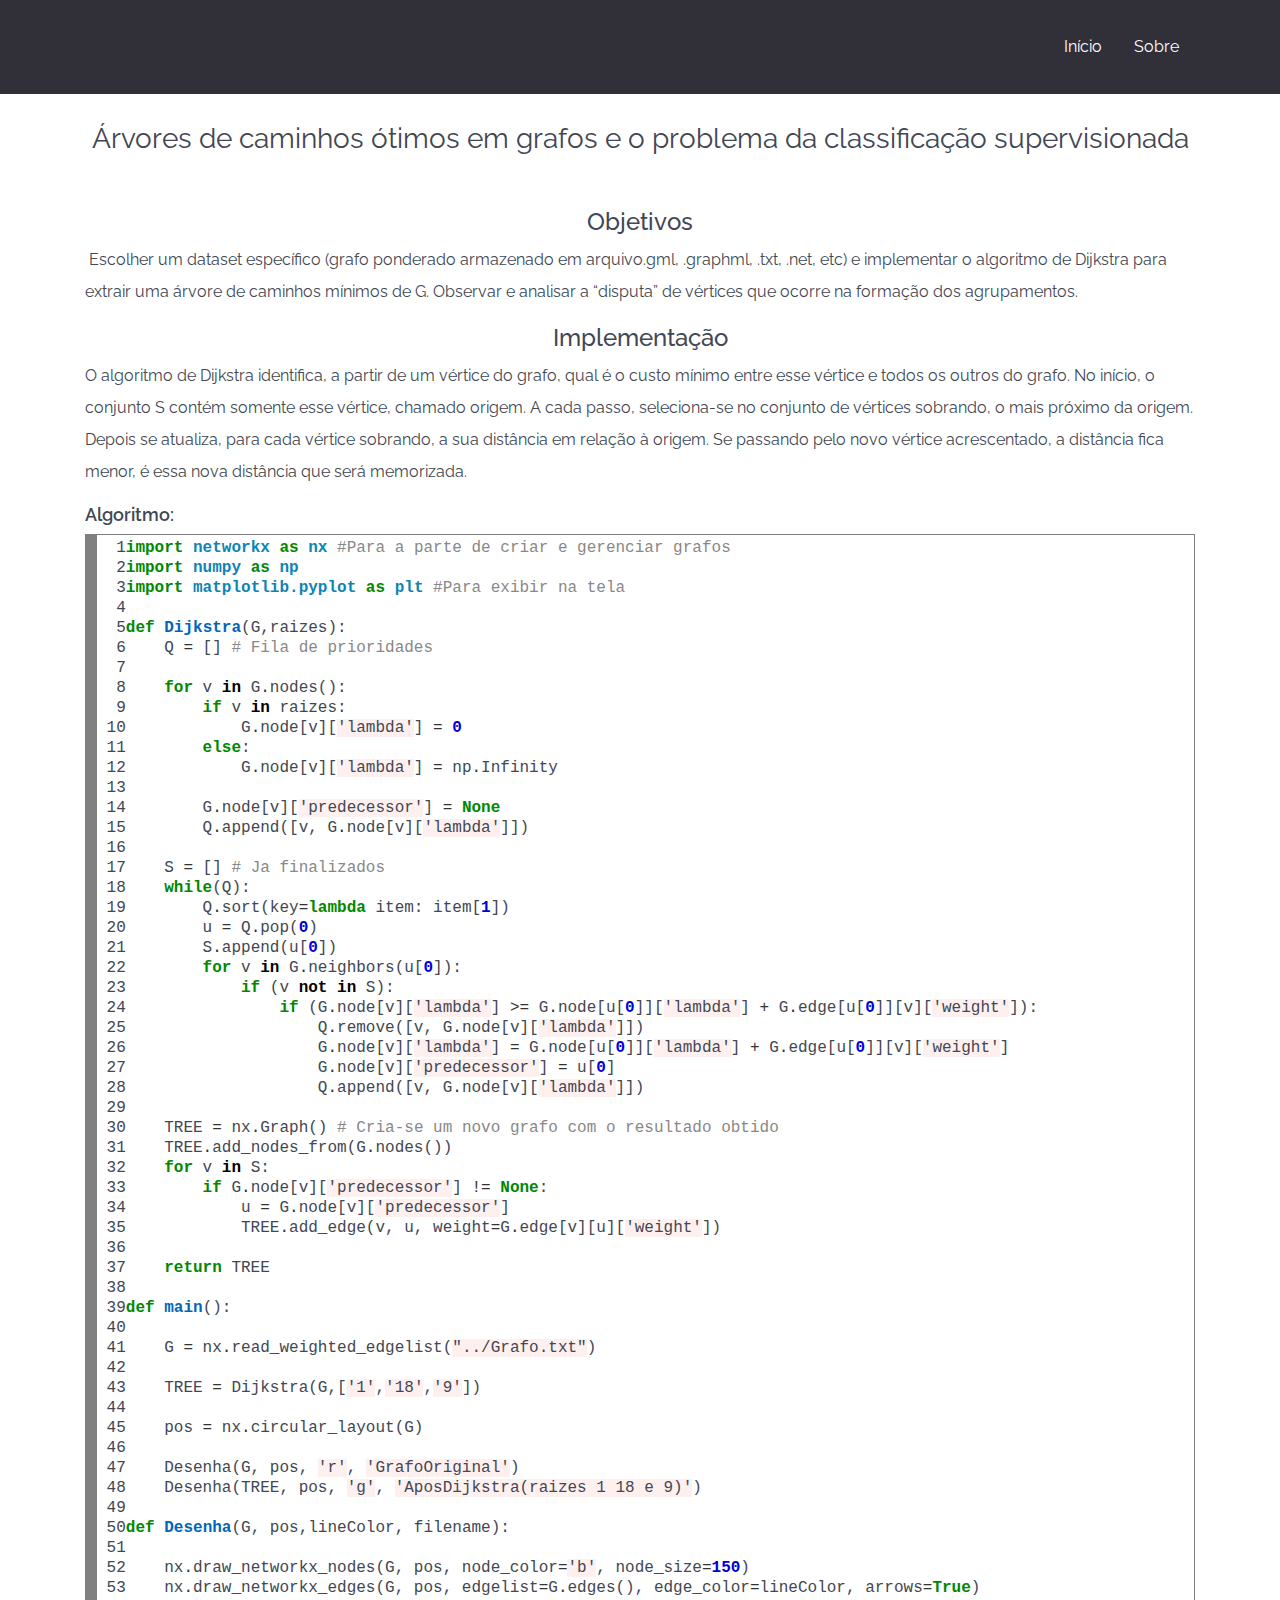
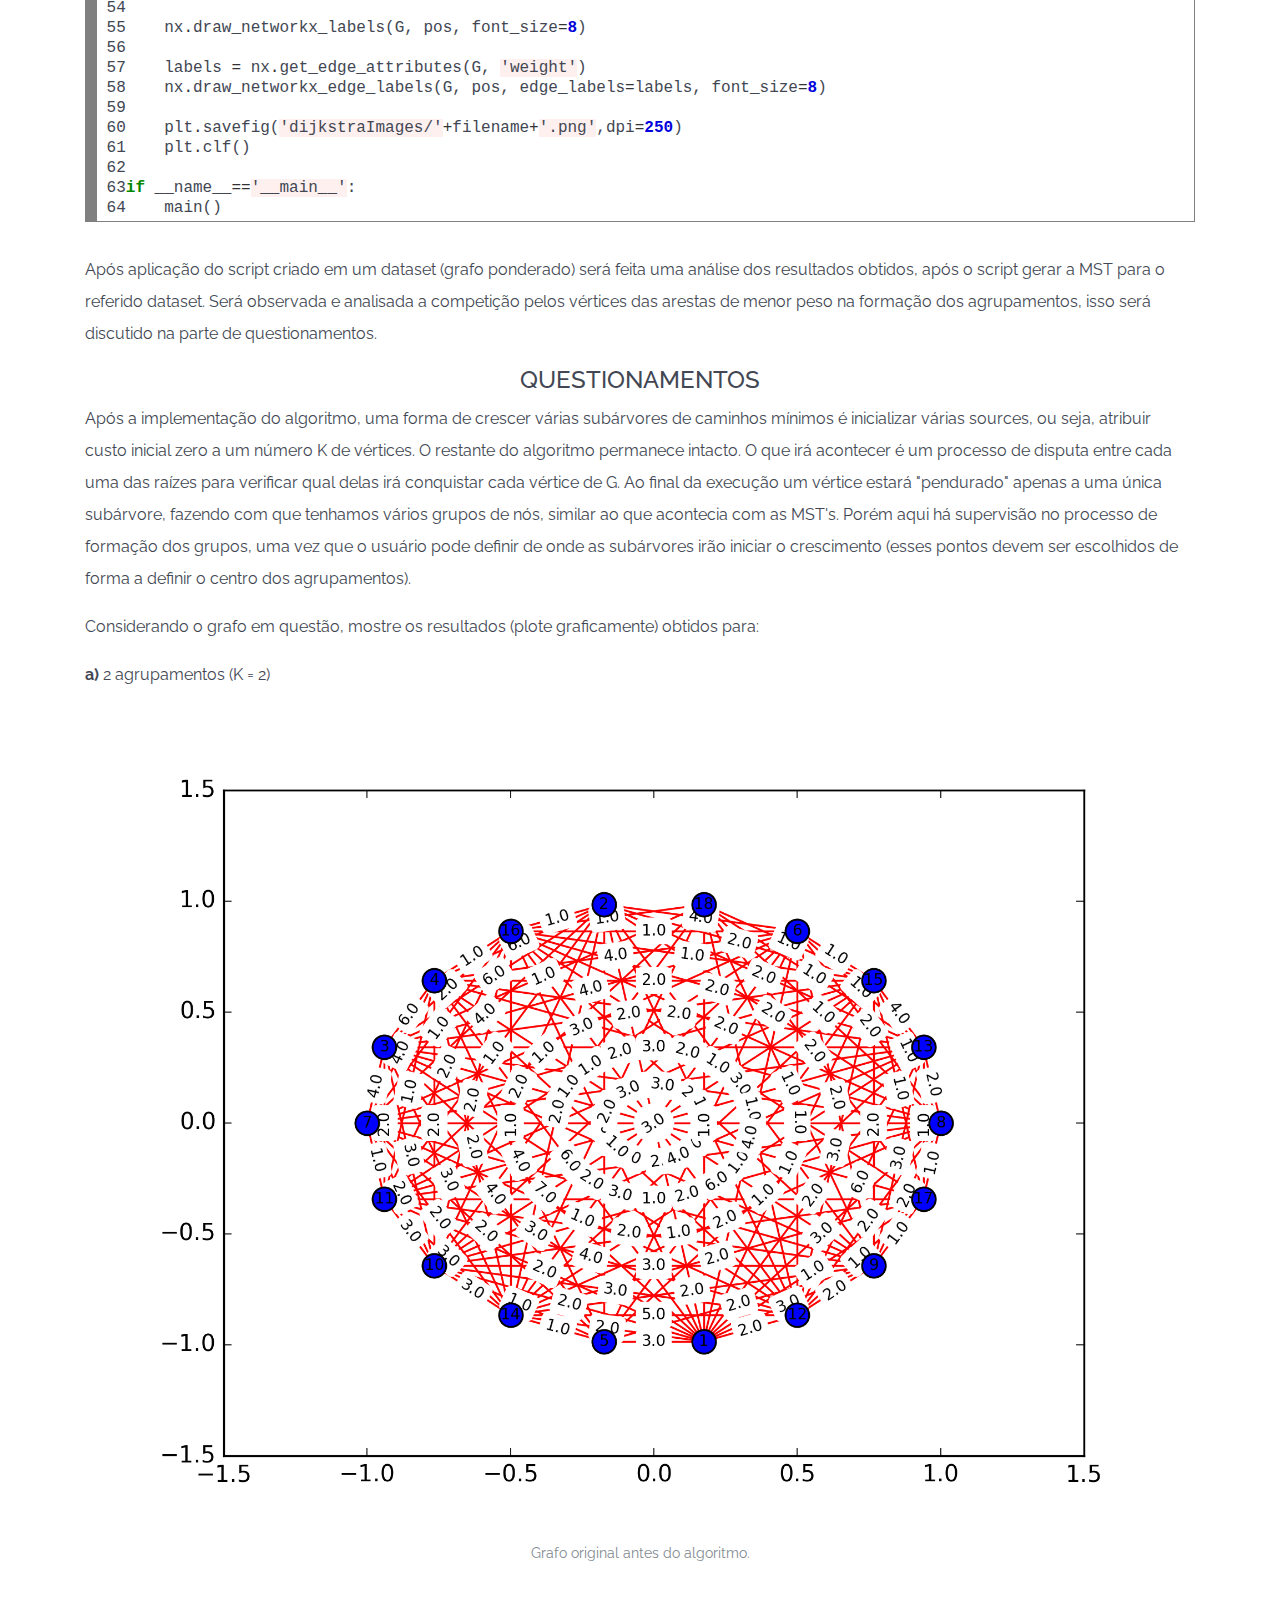
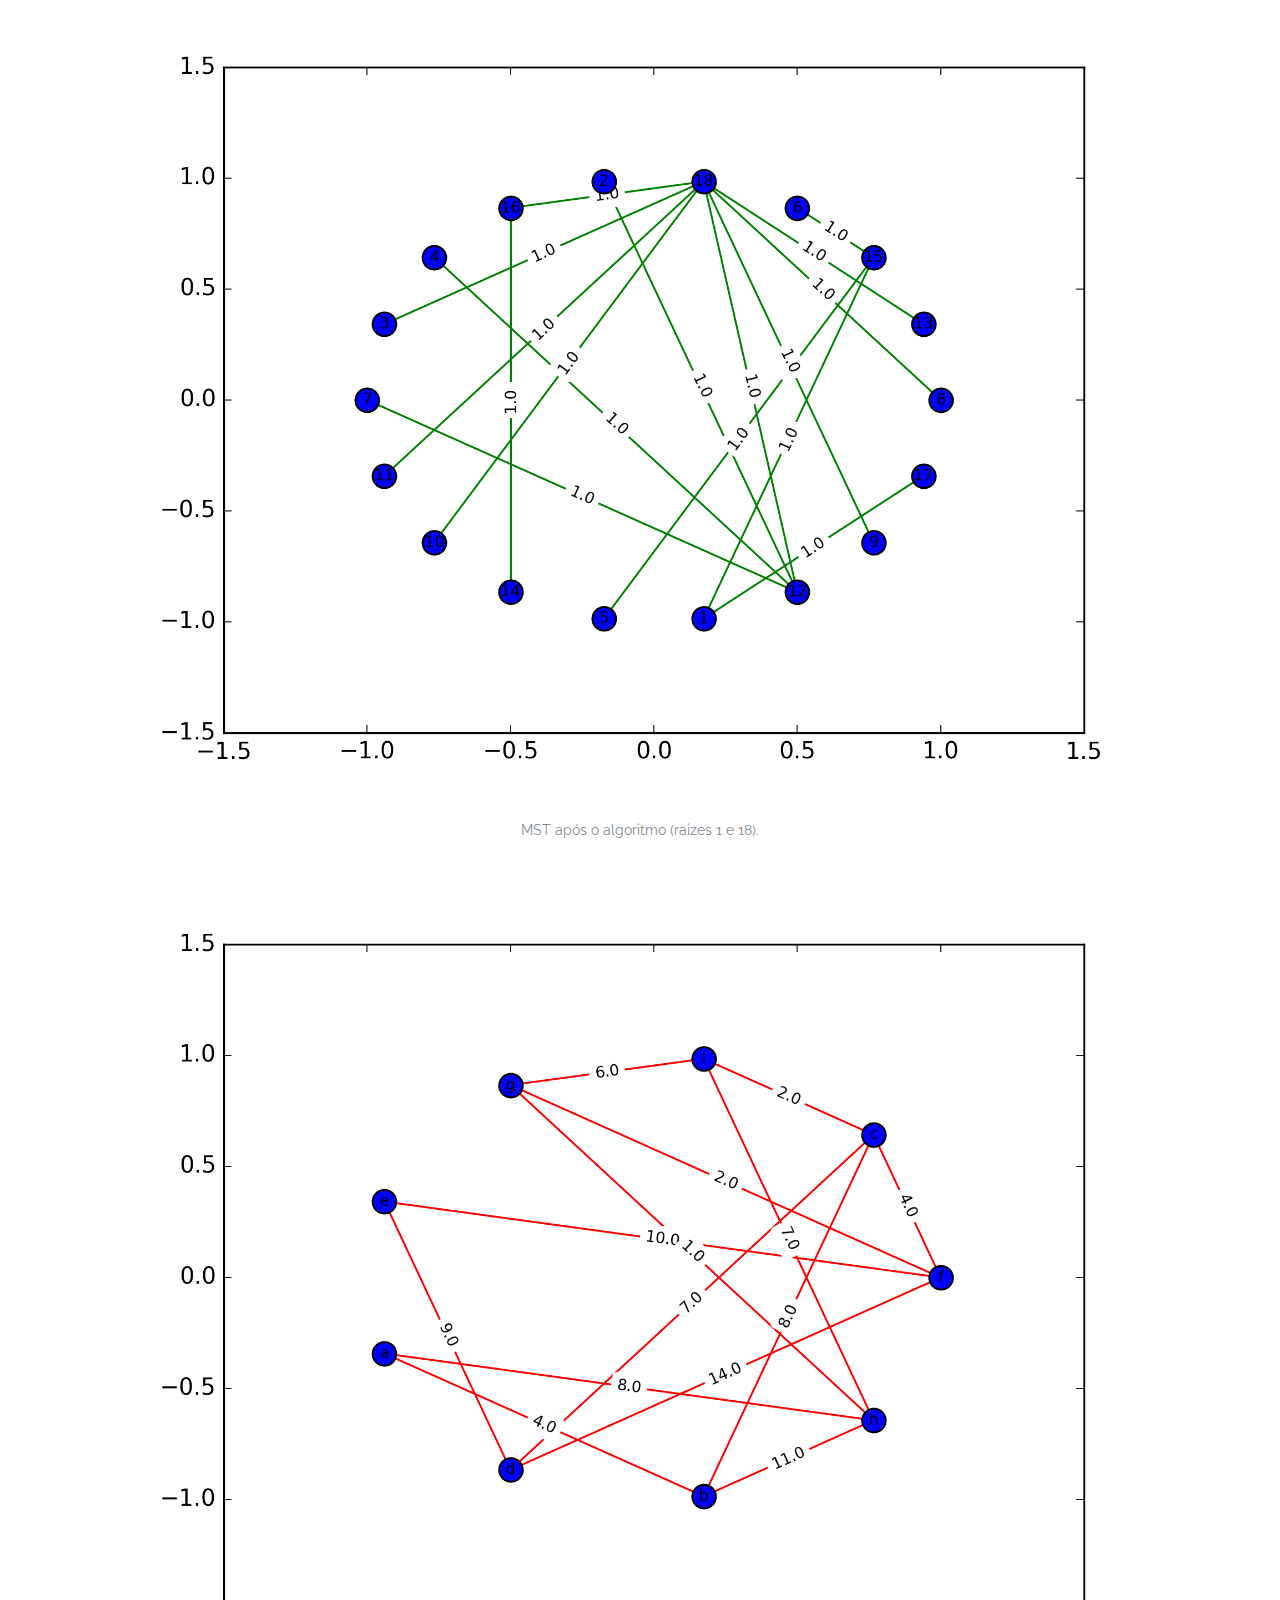
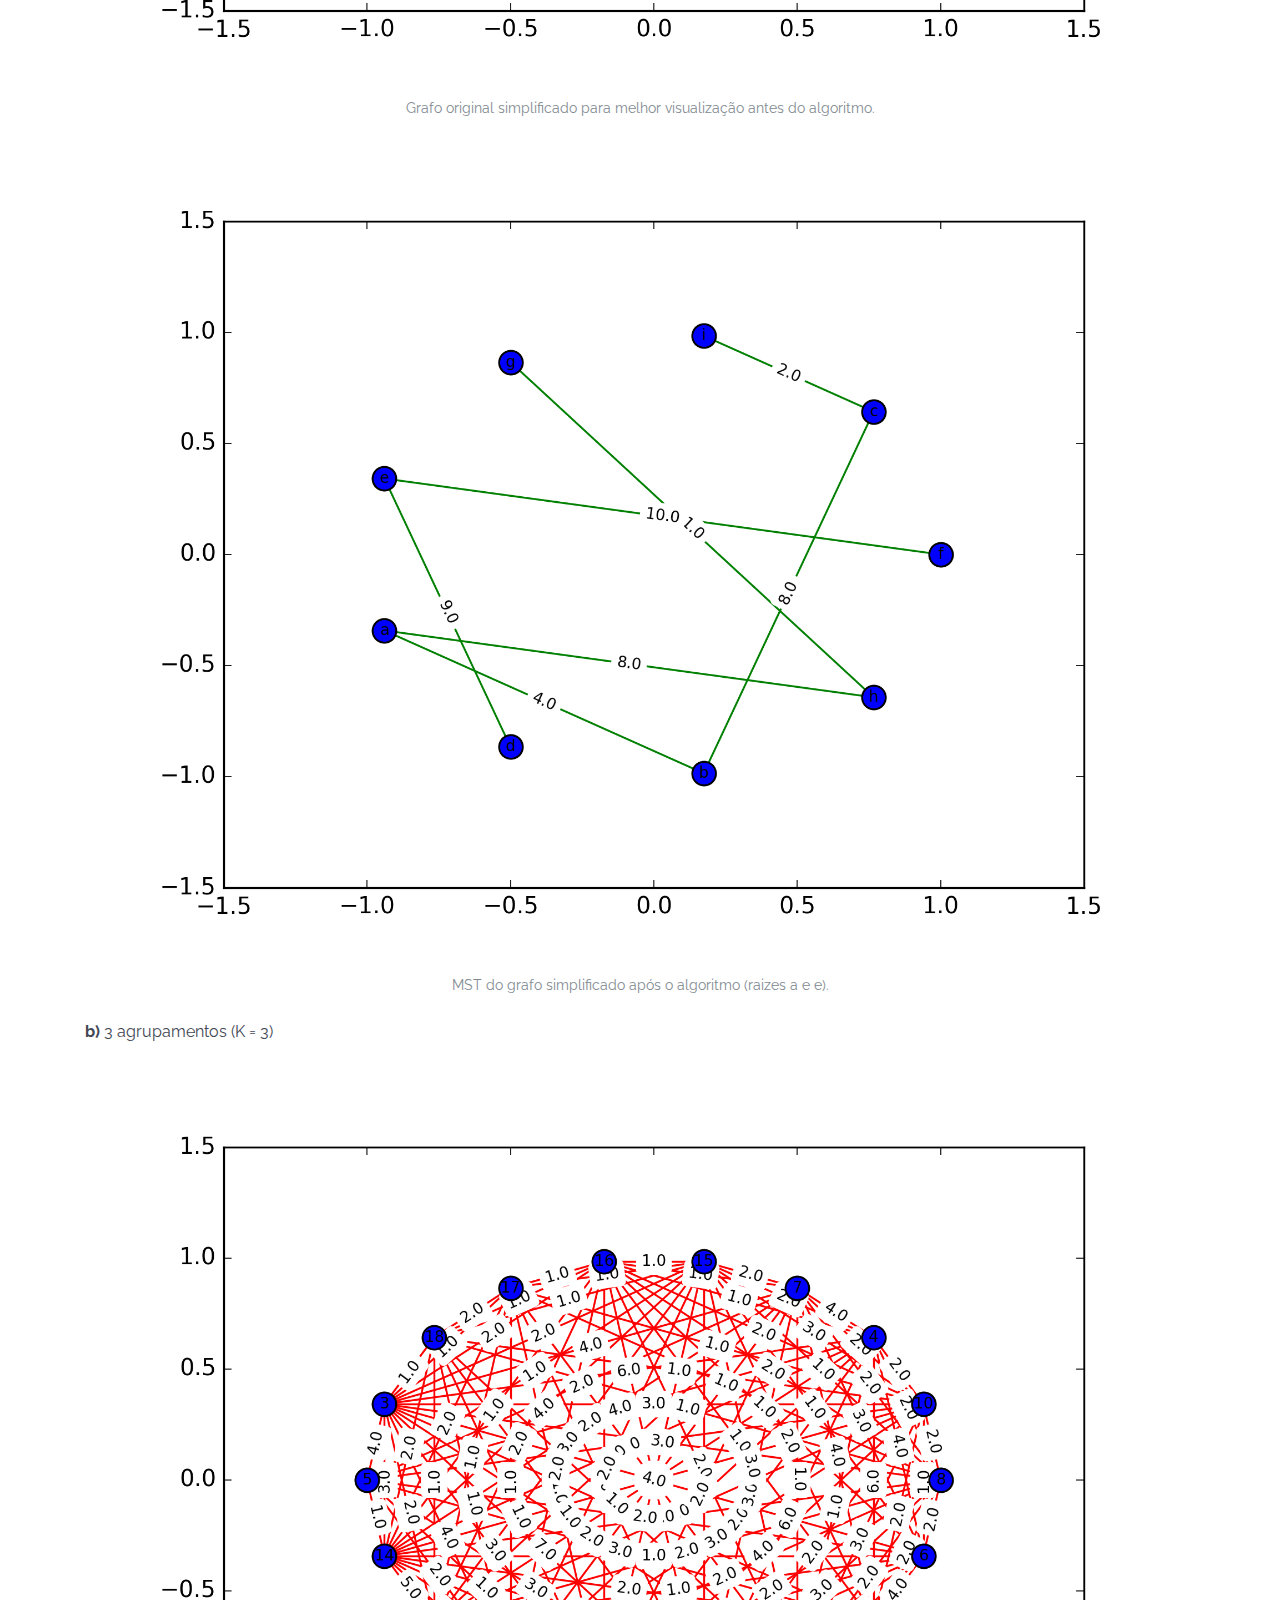
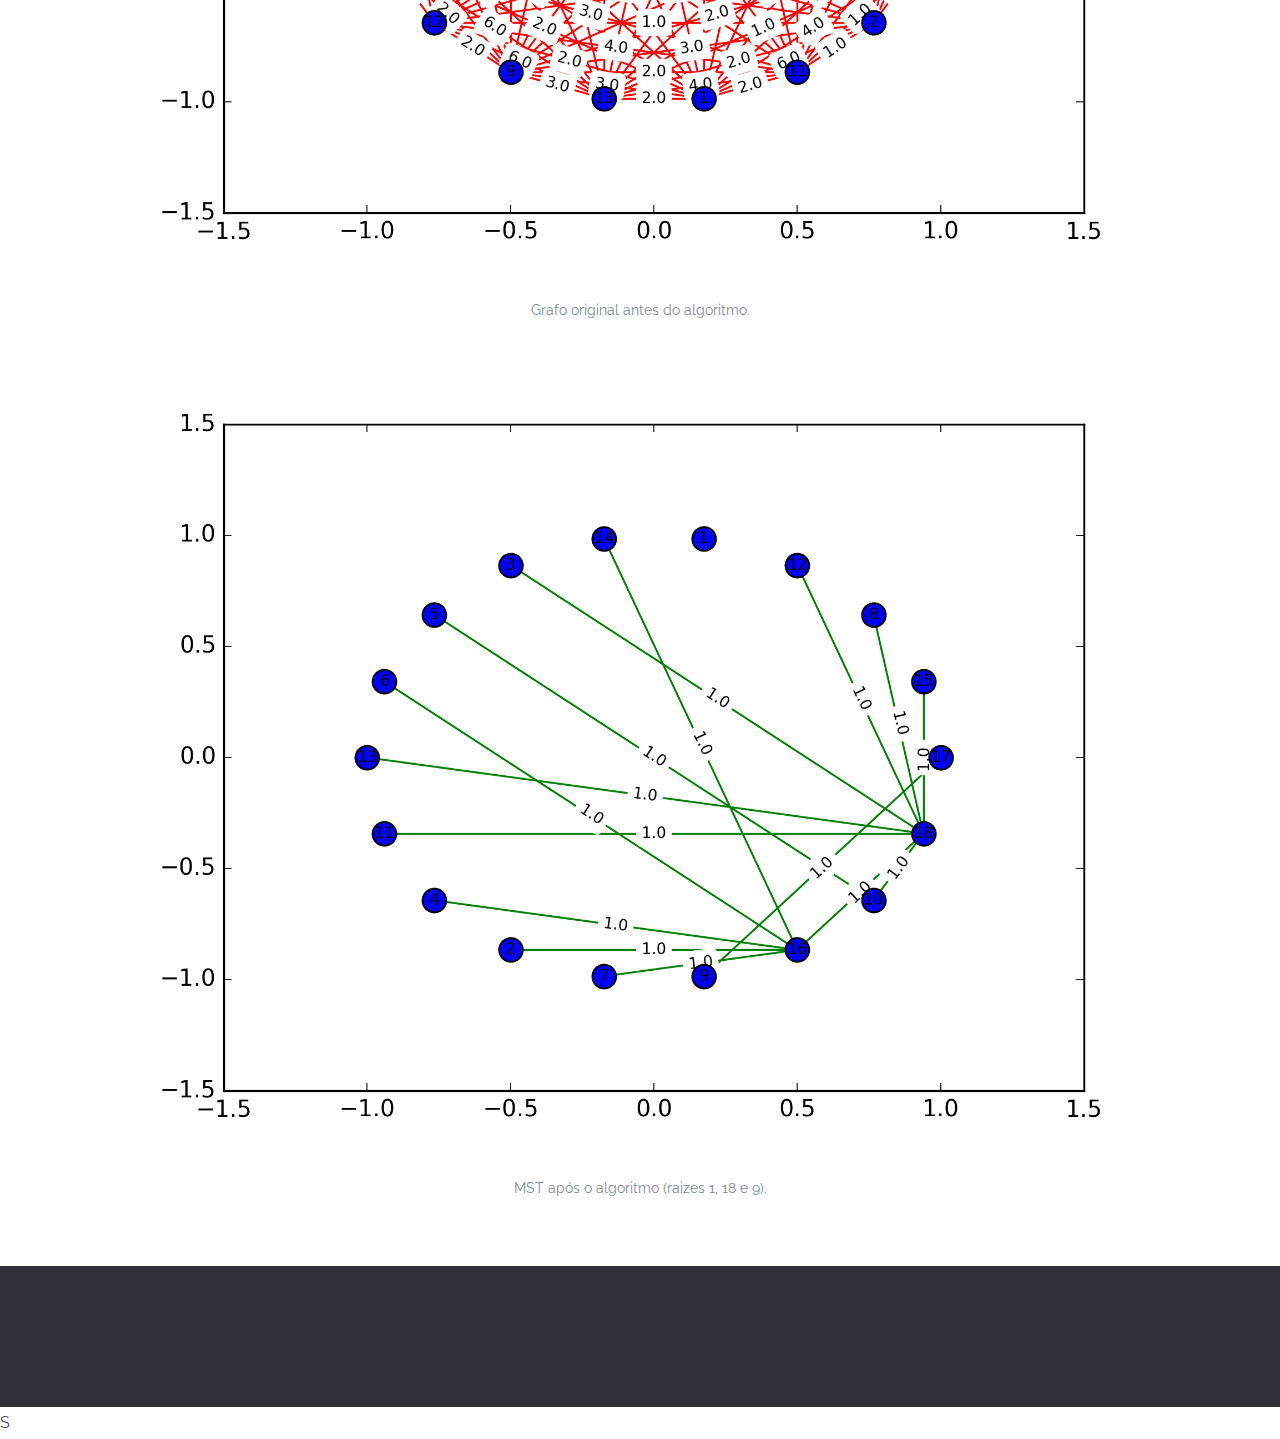
<file: otimo.html>
<!DOCTYPE html>
<html lang="en">
  <head>
    <meta charset="utf-8">
    <meta name="viewport" content="width=device-width, initial-scale=1">
    <meta http-equiv="x-ua-compatible" content="ie=edge">
    <title>Caminhos Ótimos</title>

    <meta name="msapplication-TileColor" content="#05162a">
    <meta name="theme-color" content="#05162a">
    <link rel="stylesheet" href="css/landio.css">
  </head>

  <body>

    <!-- Navigation
    ================================================== -->
    <nav class="navbar-fixed-top navbar-dark bg-inverse">
      <div class="container">
        <a class="navbar-toggler hidden-md-up pull-xs-right" data-toggle="collapse" href="#collapsingNavbar" aria-expanded="false" aria-controls="collapsingNavbar">
        &#9776;
      </a>
        <div id="collapsingNavbar" class="collapse navbar-toggleable-custom" role="tabpanel" aria-labelledby="collapsingNavbar">
          <ul class="nav navbar-nav pull-xs-right">
            <li class="nav-item nav-item-toggable">
              <a class="nav-link" href="./index.html">Início<span class="sr-only">Inicio</span></a>
            </li>
            <li class="nav-item nav-item-toggable">
              <a class="nav-link" href="./about.html">Sobre</a>
            </li>
          </ul>
        </div>
      </div>
    </nav>

    <hr class="invisible">

    <!-- Text Content
    ================================================== -->
    <section class="section-text">
      <div class="container">
        <h3 class="text-xs-center">Árvores de caminhos ótimos em grafos e o problema da classificação supervisionada</h3>
		<br>
			<h4 class="text-xs-center">Objetivos</h4>
            <p class="wp wp-8"> Escolher um dataset específico (grafo ponderado armazenado em arquivo.gml, .graphml, .txt, .net, etc) e implementar o algoritmo de Dijkstra para extrair uma árvore de caminhos mínimos de G. Observar e analisar a “disputa” de vértices que ocorre na formação dos agrupamentos.</p>
			<h4 class="text-xs-center">Implementação</h4>
			<p class="wp wp-8">O algoritmo de Dijkstra identifica, a partir de um vértice do grafo, qual é o custo mínimo entre esse vértice e todos os outros do grafo. No início, o conjunto S contém somente esse vértice, chamado origem. A cada passo, seleciona-se no conjunto de vértices sobrando, o mais próximo da origem. Depois se atualiza, para cada vértice sobrando, a sua distância em relação à origem. Se passando pelo novo vértice acrescentado, a distância fica menor, é essa nova distância que será memorizada.</p>
			<h5>Algoritmo:</h5>
			

<!-- HTML generated using hilite.me --><div style="background: #ffffff; overflow:auto;width:auto;border:solid gray;border-width:.1em .1em .1em .8em;padding:.2em .6em;"><table><tr><td><pre style="margin: 0; line-height: 125%"> 1
 2
 3
 4
 5
 6
 7
 8
 9
10
11
12
13
14
15
16
17
18
19
20
21
22
23
24
25
26
27
28
29
30
31
32
33
34
35
36
37
38
39
40
41
42
43
44
45
46
47
48
49
50
51
52
53
54
55
56
57
58
59
60
61
62
63
64</pre></td><td><pre style="margin: 0; line-height: 125%"><span style="color: #008800; font-weight: bold">import</span> <span style="color: #0e84b5; font-weight: bold">networkx</span> <span style="color: #008800; font-weight: bold">as</span> <span style="color: #0e84b5; font-weight: bold">nx</span> <span style="color: #888888">#Para a parte de criar e gerenciar grafos</span>
<span style="color: #008800; font-weight: bold">import</span> <span style="color: #0e84b5; font-weight: bold">numpy</span> <span style="color: #008800; font-weight: bold">as</span> <span style="color: #0e84b5; font-weight: bold">np</span>
<span style="color: #008800; font-weight: bold">import</span> <span style="color: #0e84b5; font-weight: bold">matplotlib.pyplot</span> <span style="color: #008800; font-weight: bold">as</span> <span style="color: #0e84b5; font-weight: bold">plt</span> <span style="color: #888888">#Para exibir na tela</span>

<span style="color: #008800; font-weight: bold">def</span> <span style="color: #0066BB; font-weight: bold">Dijkstra</span>(G,raizes):
    Q <span style="color: #333333">=</span> [] <span style="color: #888888"># Fila de prioridades</span>

    <span style="color: #008800; font-weight: bold">for</span> v <span style="color: #000000; font-weight: bold">in</span> G<span style="color: #333333">.</span>nodes():
        <span style="color: #008800; font-weight: bold">if</span> v <span style="color: #000000; font-weight: bold">in</span> raizes:
            G<span style="color: #333333">.</span>node[v][<span style="background-color: #fff0f0">&#39;lambda&#39;</span>] <span style="color: #333333">=</span> <span style="color: #0000DD; font-weight: bold">0</span>
        <span style="color: #008800; font-weight: bold">else</span>:
            G<span style="color: #333333">.</span>node[v][<span style="background-color: #fff0f0">&#39;lambda&#39;</span>] <span style="color: #333333">=</span> np<span style="color: #333333">.</span>Infinity

        G<span style="color: #333333">.</span>node[v][<span style="background-color: #fff0f0">&#39;predecessor&#39;</span>] <span style="color: #333333">=</span> <span style="color: #008800; font-weight: bold">None</span>
        Q<span style="color: #333333">.</span>append([v, G<span style="color: #333333">.</span>node[v][<span style="background-color: #fff0f0">&#39;lambda&#39;</span>]])

    S <span style="color: #333333">=</span> [] <span style="color: #888888"># Ja finalizados</span>
    <span style="color: #008800; font-weight: bold">while</span>(Q):
        Q<span style="color: #333333">.</span>sort(key<span style="color: #333333">=</span><span style="color: #008800; font-weight: bold">lambda</span> item: item[<span style="color: #0000DD; font-weight: bold">1</span>])
        u <span style="color: #333333">=</span> Q<span style="color: #333333">.</span>pop(<span style="color: #0000DD; font-weight: bold">0</span>)
        S<span style="color: #333333">.</span>append(u[<span style="color: #0000DD; font-weight: bold">0</span>])
        <span style="color: #008800; font-weight: bold">for</span> v <span style="color: #000000; font-weight: bold">in</span> G<span style="color: #333333">.</span>neighbors(u[<span style="color: #0000DD; font-weight: bold">0</span>]):
            <span style="color: #008800; font-weight: bold">if</span> (v <span style="color: #000000; font-weight: bold">not</span> <span style="color: #000000; font-weight: bold">in</span> S):
                <span style="color: #008800; font-weight: bold">if</span> (G<span style="color: #333333">.</span>node[v][<span style="background-color: #fff0f0">&#39;lambda&#39;</span>] <span style="color: #333333">&gt;=</span> G<span style="color: #333333">.</span>node[u[<span style="color: #0000DD; font-weight: bold">0</span>]][<span style="background-color: #fff0f0">&#39;lambda&#39;</span>] <span style="color: #333333">+</span> G<span style="color: #333333">.</span>edge[u[<span style="color: #0000DD; font-weight: bold">0</span>]][v][<span style="background-color: #fff0f0">&#39;weight&#39;</span>]):
                    Q<span style="color: #333333">.</span>remove([v, G<span style="color: #333333">.</span>node[v][<span style="background-color: #fff0f0">&#39;lambda&#39;</span>]])
                    G<span style="color: #333333">.</span>node[v][<span style="background-color: #fff0f0">&#39;lambda&#39;</span>] <span style="color: #333333">=</span> G<span style="color: #333333">.</span>node[u[<span style="color: #0000DD; font-weight: bold">0</span>]][<span style="background-color: #fff0f0">&#39;lambda&#39;</span>] <span style="color: #333333">+</span> G<span style="color: #333333">.</span>edge[u[<span style="color: #0000DD; font-weight: bold">0</span>]][v][<span style="background-color: #fff0f0">&#39;weight&#39;</span>]
                    G<span style="color: #333333">.</span>node[v][<span style="background-color: #fff0f0">&#39;predecessor&#39;</span>] <span style="color: #333333">=</span> u[<span style="color: #0000DD; font-weight: bold">0</span>]
                    Q<span style="color: #333333">.</span>append([v, G<span style="color: #333333">.</span>node[v][<span style="background-color: #fff0f0">&#39;lambda&#39;</span>]])

    TREE <span style="color: #333333">=</span> nx<span style="color: #333333">.</span>Graph() <span style="color: #888888"># Cria-se um novo grafo com o resultado obtido</span>
    TREE<span style="color: #333333">.</span>add_nodes_from(G<span style="color: #333333">.</span>nodes())
    <span style="color: #008800; font-weight: bold">for</span> v <span style="color: #000000; font-weight: bold">in</span> S:
        <span style="color: #008800; font-weight: bold">if</span> G<span style="color: #333333">.</span>node[v][<span style="background-color: #fff0f0">&#39;predecessor&#39;</span>] <span style="color: #333333">!=</span> <span style="color: #008800; font-weight: bold">None</span>:
            u <span style="color: #333333">=</span> G<span style="color: #333333">.</span>node[v][<span style="background-color: #fff0f0">&#39;predecessor&#39;</span>]
            TREE<span style="color: #333333">.</span>add_edge(v, u, weight<span style="color: #333333">=</span>G<span style="color: #333333">.</span>edge[v][u][<span style="background-color: #fff0f0">&#39;weight&#39;</span>])

    <span style="color: #008800; font-weight: bold">return</span> TREE

<span style="color: #008800; font-weight: bold">def</span> <span style="color: #0066BB; font-weight: bold">main</span>():

    G <span style="color: #333333">=</span> nx<span style="color: #333333">.</span>read_weighted_edgelist(<span style="background-color: #fff0f0">&quot;../Grafo.txt&quot;</span>)

    TREE <span style="color: #333333">=</span> Dijkstra(G,[<span style="background-color: #fff0f0">&#39;1&#39;</span>,<span style="background-color: #fff0f0">&#39;18&#39;</span>,<span style="background-color: #fff0f0">&#39;9&#39;</span>])

    pos <span style="color: #333333">=</span> nx<span style="color: #333333">.</span>circular_layout(G)

    Desenha(G, pos, <span style="background-color: #fff0f0">&#39;r&#39;</span>, <span style="background-color: #fff0f0">&#39;GrafoOriginal&#39;</span>)
    Desenha(TREE, pos, <span style="background-color: #fff0f0">&#39;g&#39;</span>, <span style="background-color: #fff0f0">&#39;AposDijkstra(raizes 1 18 e 9)&#39;</span>)

<span style="color: #008800; font-weight: bold">def</span> <span style="color: #0066BB; font-weight: bold">Desenha</span>(G, pos,lineColor, filename):

    nx<span style="color: #333333">.</span>draw_networkx_nodes(G, pos, node_color<span style="color: #333333">=</span><span style="background-color: #fff0f0">&#39;b&#39;</span>, node_size<span style="color: #333333">=</span><span style="color: #0000DD; font-weight: bold">150</span>)
    nx<span style="color: #333333">.</span>draw_networkx_edges(G, pos, edgelist<span style="color: #333333">=</span>G<span style="color: #333333">.</span>edges(), edge_color<span style="color: #333333">=</span>lineColor, arrows<span style="color: #333333">=</span><span style="color: #008800; font-weight: bold">True</span>)

    nx<span style="color: #333333">.</span>draw_networkx_labels(G, pos, font_size<span style="color: #333333">=</span><span style="color: #0000DD; font-weight: bold">8</span>)

    labels <span style="color: #333333">=</span> nx<span style="color: #333333">.</span>get_edge_attributes(G, <span style="background-color: #fff0f0">&#39;weight&#39;</span>)
    nx<span style="color: #333333">.</span>draw_networkx_edge_labels(G, pos, edge_labels<span style="color: #333333">=</span>labels, font_size<span style="color: #333333">=</span><span style="color: #0000DD; font-weight: bold">8</span>)

    plt<span style="color: #333333">.</span>savefig(<span style="background-color: #fff0f0">&#39;dijkstraImages/&#39;</span><span style="color: #333333">+</span>filename<span style="color: #333333">+</span><span style="background-color: #fff0f0">&#39;.png&#39;</span>,dpi<span style="color: #333333">=</span><span style="color: #0000DD; font-weight: bold">250</span>)
    plt<span style="color: #333333">.</span>clf()

<span style="color: #008800; font-weight: bold">if</span> __name__<span style="color: #333333">==</span><span style="background-color: #fff0f0">&#39;__main__&#39;</span>:
    main()
</pre></td></tr></table></div>

	<br>
	<p class="wp wp-8">Após aplicação do script criado em um dataset (grafo ponderado) será feita uma análise dos resultados obtidos, após o script gerar a MST para o referido dataset. Será observada e analisada a competição pelos vértices das arestas de menor peso na formação dos agrupamentos, isso será discutido na parte de questionamentos.</p>

	<h4 class="text-xs-center">QUESTIONAMENTOS</h4>
	<p class="wp wp-8">Após a implementação do algoritmo, uma forma de crescer várias subárvores de caminhos mínimos é inicializar várias sources, ou seja, atribuir custo inicial zero a um número K de vértices. O restante do algoritmo permanece intacto. O que irá acontecer é um processo de disputa entre cada uma das raízes para verificar qual delas irá conquistar cada vértice de G. Ao final da execução um vértice estará "pendurado" apenas a uma única subárvore, fazendo com que tenhamos vários grupos de nós, similar ao que acontecia com as MST's. Porém aqui há supervisão no processo de formação dos grupos, uma vez que o usuário pode definir de onde as subárvores irão iniciar o crescimento (esses pontos devem ser escolhidos de forma a definir o centro dos agrupamentos).</p>
	<p class="wp wp-8">Considerando o grafo em questão, mostre os resultados (plote graficamente) obtidos para:</p>
	<p class="wp wp-8"><strong>a)</strong> 2 agrupamentos (K = 2)</p>
	<figure class="figure">
		<img src="img/dijkstraImages/GrafoOriginal.png" class="img-responsive center-block img-fluid">
		<figcaption class="figure-caption text-xs-center">Grafo original antes do algoritmo.</figcaption>
	</figure>	
	<figure class="figure">
		<img src="img/dijkstraImages/AposDijkstra(raizes 1 e 18).png" class="img-responsive center-block img-fluid">
		<figcaption class="figure-caption text-xs-center">MST após o algoritmo (raizes 1 e 18).</figcaption>
	</figure>	
	<br>
	

	<figure class="figure">
		<img src="img/dijkstraImages/ExemploSimples/GrafoOriginal.png" class="img-responsive center-block img-fluid">
		<figcaption class="figure-caption text-xs-center">Grafo original simplificado para melhor visualização antes do algoritmo.</figcaption>
	</figure>
	<figure class="figure">	
		<img src="img/dijkstraImages//ExemploSimples/AposDijkstra(raizes a e e).png" class="img-responsive center-block img-fluid">
		<figcaption class="figure-caption text-xs-center">MST do grafo simplificado após o algoritmo (raizes a e e).</figcaption>
	</figure>	
	<br>


	<p class="wp wp-8"><strong>b)</strong> 3 agrupamentos (K = 3)</p>
	<figure class="figure">
		<img src="img/dijkstraImages/GrafoOriginal(raizes 1 18 e 9).png" class="img-responsive center-block img-fluid">
		<figcaption class="figure-caption text-xs-center">Grafo original antes do algoritmo.</figcaption>
	</figure>	
	<figure class="figure center-block">
		<img src="img/dijkstraImages/AposDijkstra(raizes 1 18 e 9).png" class="img-responsive center-block img-fluid">
		<figcaption class="figure-caption text-xs-center">MST após o algoritmo (raizes 1, 18 e 9).</figcaption>
	</figure>	
	<br>


      </div>
    </section>

    <!-- Footer
    ================================================== -->
    <footer class="section-footer bg-inverse" role="contentinfo">
      <!-- <div class="container">
        <div class="row">
          <div class="col-md-6 col-lg-5">
            <div class="media">
              <div class="media-left">
                <span class="media-object icon-logo display-1"></span>
              </div>
              <small class="media-body media-bottom">
                &copy; Land.io 2015. <br>
                Designed by Peter Finlan, developed by Taty Grassini, exclusively for Codrops.
              </small>
            </div>
          </div>
          <div class="col-md-6 col-lg-7">
            <ul class="nav nav-inline">
              <li class="nav-item">
                <a class="nav-link" href="./index-carousel.html"><small>NEW</small> Slides<span class="sr-only">(current)</span></a>
              </li>
              <li class="nav-item"><a class="nav-link" href="ui-elements.html">UI Kit</a></li>
              <li class="nav-item"><a class="nav-link" href="https://github.com/tatygrassini/landio-html" target="_blank">GitHub</a></li>
              <li class="nav-item"><a class="nav-link scroll-top" href="#totop">Back to top <span class="icon-caret-up"></span></a></li>
            </ul>
          </div>
        </div>
      </div> -->
    </footer>

    <script src="https://ajax.googleapis.com/ajax/libs/jquery/2.1.4/jquery.min.js"></script>
    <script src="js/landio.min.js"></script>
  </body>
</html>S
</file>
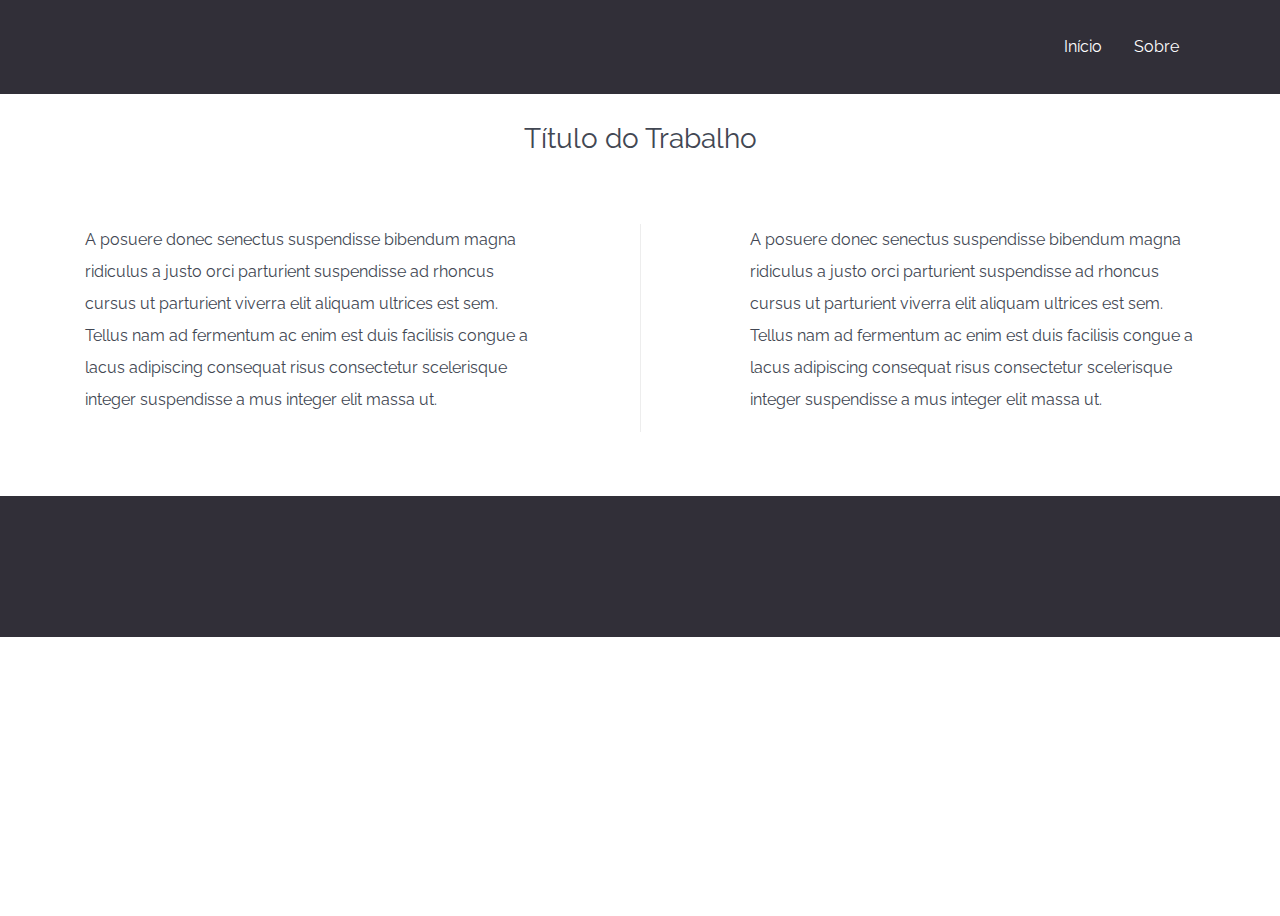
<file: postTemplate.html>
<!DOCTYPE html>
<html lang="en">
  <head>
    <meta charset="utf-8">
    <meta name="viewport" content="width=device-width, initial-scale=1">
    <meta http-equiv="x-ua-compatible" content="ie=edge">
    <title>Teoria dos Grafos</title>

    <meta name="msapplication-TileColor" content="#05162a">
    <meta name="theme-color" content="#05162a">
    <link rel="stylesheet" href="css/landio.css">
  </head>

  <body>

    <!-- Navigation
    ================================================== -->
    <nav class="navbar-fixed-top navbar-dark bg-inverse">
      <div class="container">
        <a class="navbar-toggler hidden-md-up pull-xs-right" data-toggle="collapse" href="#collapsingNavbar" aria-expanded="false" aria-controls="collapsingNavbar">
        &#9776;
      </a>
        <div id="collapsingNavbar" class="collapse navbar-toggleable-custom" role="tabpanel" aria-labelledby="collapsingNavbar">
          <ul class="nav navbar-nav pull-xs-right">
            <li class="nav-item nav-item-toggable">
              <a class="nav-link" href="./index.html">Início<span class="sr-only">Inicio</span></a>
            </li>
            <li class="nav-item nav-item-toggable">
              <a class="nav-link" href="./about.html">Sobre</a>
            </li>
          </ul>
        </div>
      </div>
    </nav>

    <hr class="invisible">

    <!-- Text Content
    ================================================== -->
    <section class="section-text">
      <div class="container">
        <h3 class="text-xs-center">Título do Trabalho</h3>
        <div class="row p-y-3">
          <div class="col-md-5">
            <p class="wp wp-7">A posuere donec senectus suspendisse bibendum magna ridiculus a justo orci parturient suspendisse ad rhoncus cursus ut parturient viverra elit aliquam ultrices est sem. Tellus nam ad fermentum ac enim est duis facilisis congue a lacus adipiscing consequat risus consectetur scelerisque integer suspendisse a mus integer elit massa ut.</p>
          </div>
          <div class="col-md-5 col-md-offset-2 separator-x">
            <p class="wp wp-8">A posuere donec senectus suspendisse bibendum magna ridiculus a justo orci parturient suspendisse ad rhoncus cursus ut parturient viverra elit aliquam ultrices est sem. Tellus nam ad fermentum ac enim est duis facilisis congue a lacus adipiscing consequat risus consectetur scelerisque integer suspendisse a mus integer elit massa ut.</p>
          </div>
        </div>
      </div>
    </section>

    <!-- Footer
    ================================================== -->
    <footer class="section-footer bg-inverse" role="contentinfo">
      <!-- <div class="container">
        <div class="row">
          <div class="col-md-6 col-lg-5">
            <div class="media">
              <div class="media-left">
                <span class="media-object icon-logo display-1"></span>
              </div>
              <small class="media-body media-bottom">
                &copy; Land.io 2015. <br>
                Designed by Peter Finlan, developed by Taty Grassini, exclusively for Codrops.
              </small>
            </div>
          </div>
          <div class="col-md-6 col-lg-7">
            <ul class="nav nav-inline">
              <li class="nav-item">
                <a class="nav-link" href="./index-carousel.html"><small>NEW</small> Slides<span class="sr-only">(current)</span></a>
              </li>
              <li class="nav-item"><a class="nav-link" href="ui-elements.html">UI Kit</a></li>
              <li class="nav-item"><a class="nav-link" href="https://github.com/tatygrassini/landio-html" target="_blank">GitHub</a></li>
              <li class="nav-item"><a class="nav-link scroll-top" href="#totop">Back to top <span class="icon-caret-up"></span></a></li>
            </ul>
          </div>
        </div>
      </div> -->
    </footer>

    <script src="https://ajax.googleapis.com/ajax/libs/jquery/2.1.4/jquery.min.js"></script>
    <script src="js/landio.min.js"></script>
  </body>
</html>
</file>
